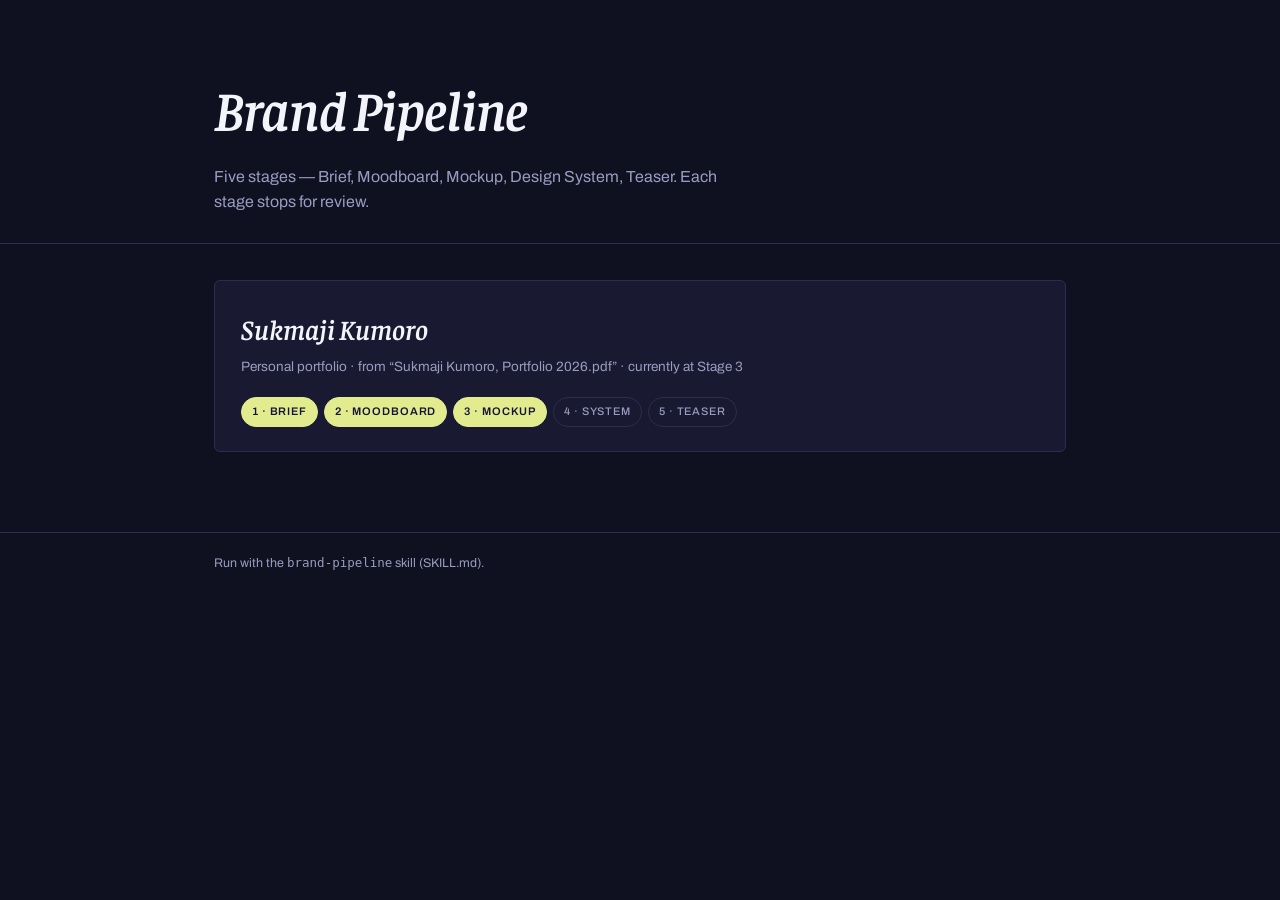
<file: index.html>
<!DOCTYPE html>
<html lang="en">
<head>
<meta charset="utf-8">
<meta name="viewport" content="width=device-width, initial-scale=1">
<title>Brand Pipeline — Hub</title>
<link href="https://fonts.googleapis.com/css2?family=Faustina:ital,wght@0,400;0,600;1,600&family=Archivo:wght@400;500;600&display=swap" rel="stylesheet">
<style>
  :root{--bg:#0F1020;--card:#191A31;--ink:#F4F4FB;--dim:#9A9BC0;--rule:#2C2D4C;--accent:#E3EB8F;--blue:#4346EB}
  *{box-sizing:border-box}
  body{margin:0;background:var(--bg);color:var(--ink);font-family:"Archivo",system-ui,sans-serif;line-height:1.6}
  .wrap{max-width:900px;margin:0 auto;padding:0 24px}
  header{padding:64px 0 28px;border-bottom:1px solid var(--rule)}
  h1{font-family:"Faustina",Georgia,serif;font-style:italic;font-weight:600;font-size:clamp(34px,6vw,56px);margin:0 0 10px;letter-spacing:-.02em}
  header p{color:var(--dim);margin:0;max-width:60ch}
  .list{padding:36px 0 80px;display:grid;gap:16px}
  .brand{display:block;text-decoration:none;color:inherit;background:var(--card);border:1px solid var(--rule);border-radius:6px;padding:26px 26px 24px;transition:.18s}
  .brand:hover{border-color:var(--accent);transform:translateY(-2px)}
  .brand h2{font-family:"Faustina",Georgia,serif;font-style:italic;font-size:28px;font-weight:600;margin:0 0 4px}
  .kind{color:var(--dim);font-size:13.5px;margin:0 0 20px}
  .steps{display:flex;gap:6px;flex-wrap:wrap;margin:0;padding:0;list-style:none}
  .steps li{font-size:11px;letter-spacing:.08em;text-transform:uppercase;font-weight:500;padding:5px 10px;border-radius:999px;border:1px solid var(--rule);color:var(--dim)}
  .steps li.done{background:var(--accent);color:#141534;border-color:var(--accent);font-weight:600}
  footer{border-top:1px solid var(--rule);padding:20px 0 48px;color:var(--dim);font-size:12.5px}
</style>
</head>
<body>
<header><div class="wrap">
  <h1>Brand Pipeline</h1>
  <p>Five stages — Brief, Moodboard, Mockup, Design System, Teaser. Each stage stops for review.</p>
</div></header>
<div class="wrap"><div class="list">
  <a class="brand" href="brands/sukmaji/research/explorations.html">
    <h2>Sukmaji Kumoro</h2>
    <p class="kind">Personal portfolio · from “Sukmaji Kumoro, Portfolio 2026.pdf” · currently at Stage 3</p>
    <ul class="steps">
      <li class="done">1 · Brief</li><li class="done">2 · Moodboard</li><li class="done">3 · Mockup</li><li>4 · System</li><li>5 · Teaser</li>
    </ul>
  </a>
</div></div>
<footer><div class="wrap">Run with the <code>brand-pipeline</code> skill (SKILL.md).</div></footer>
</body>
</html>
</file>
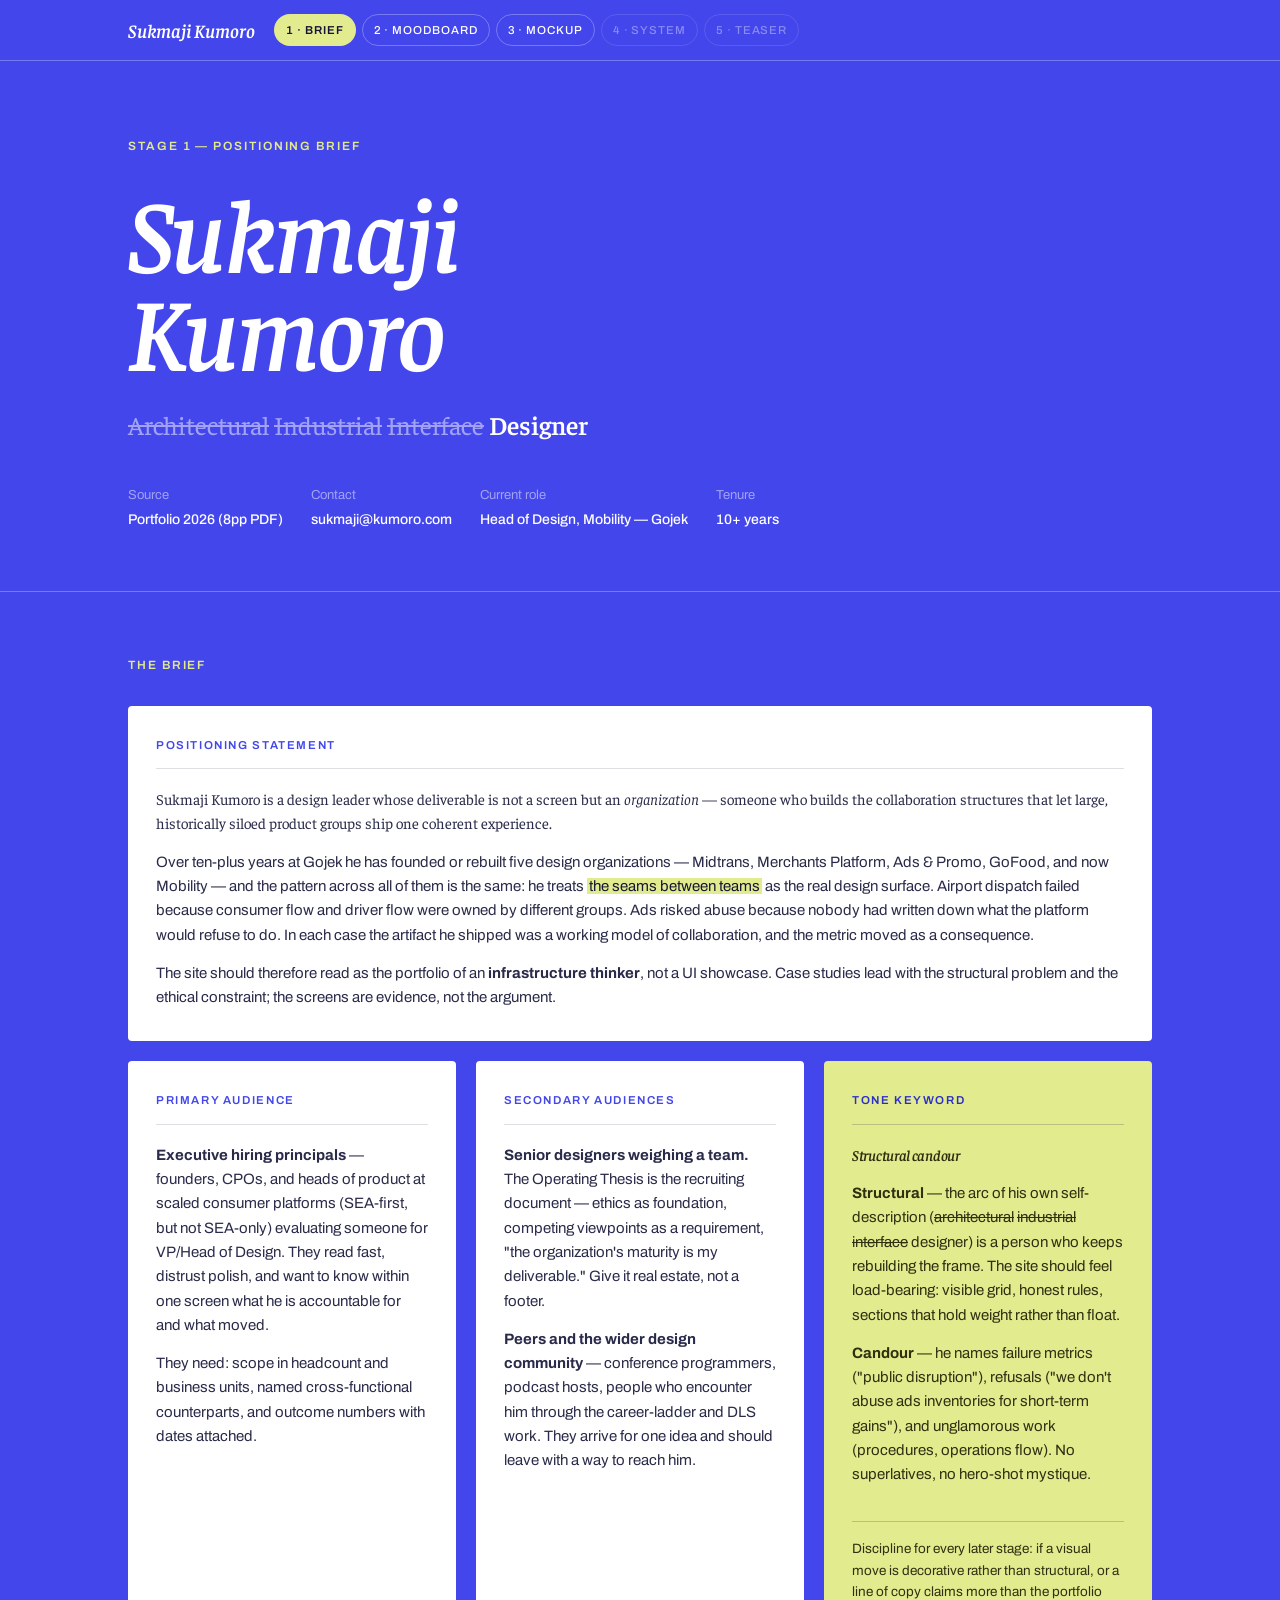
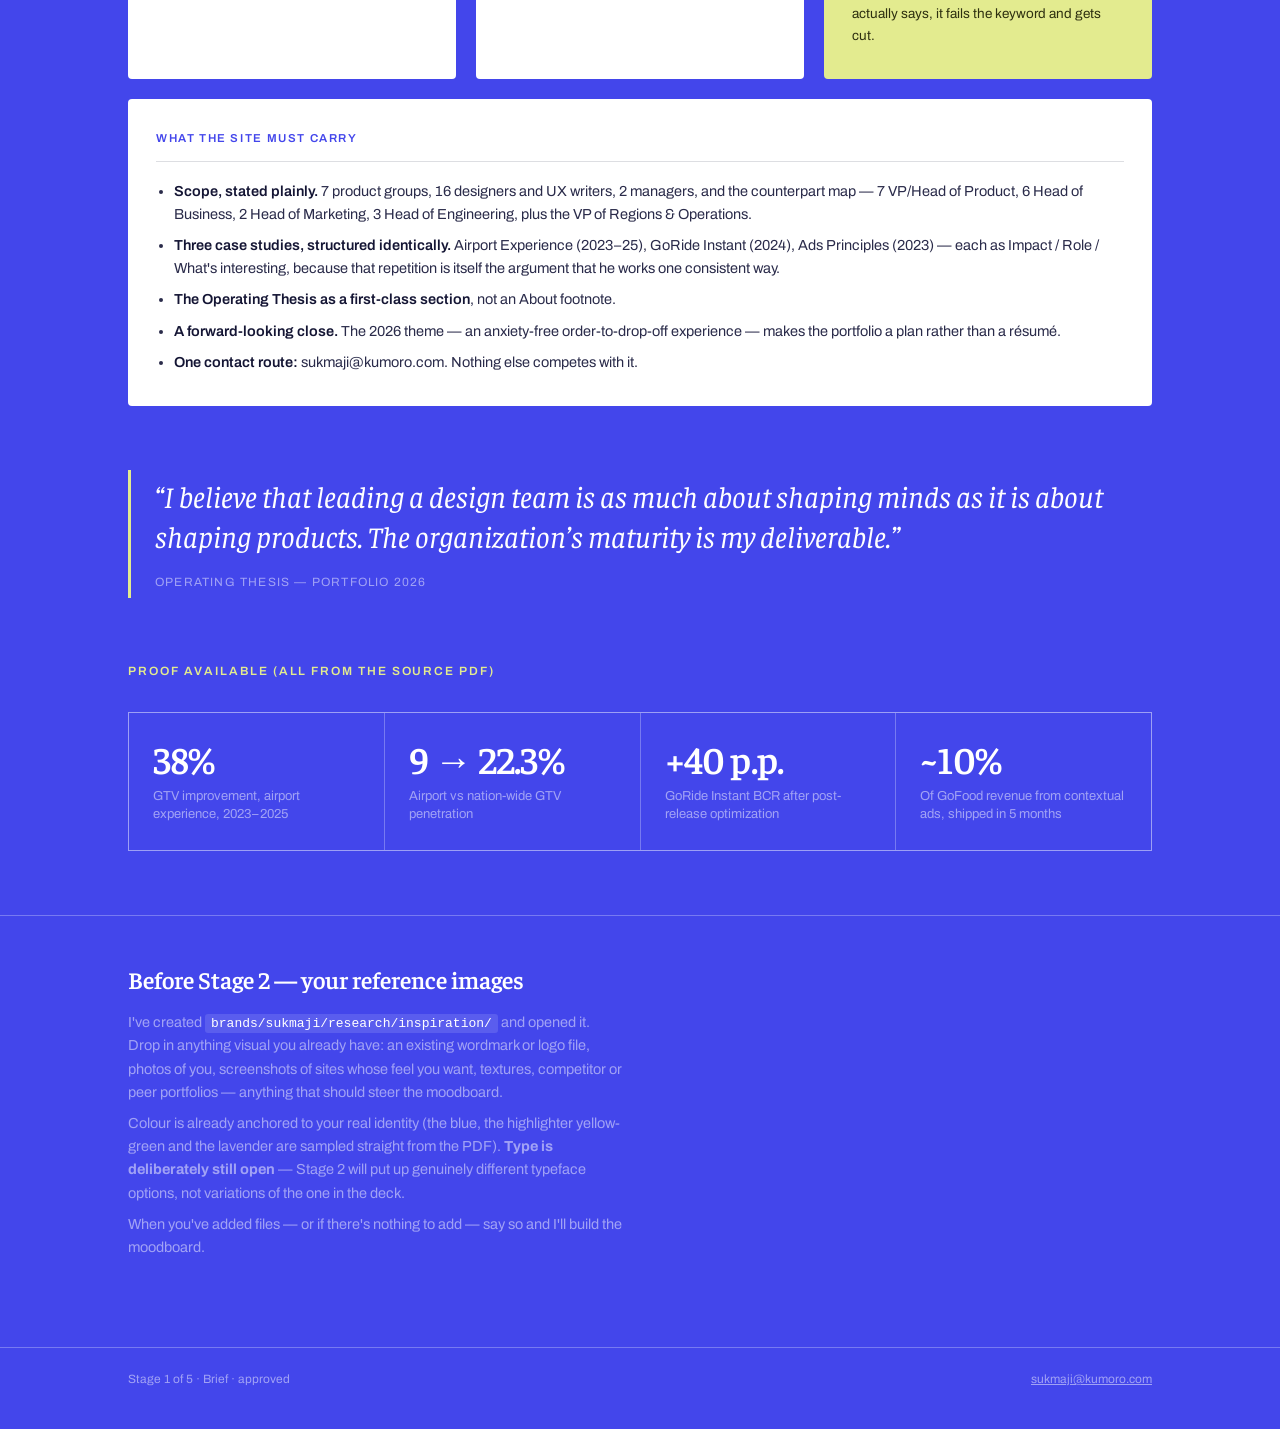
<file: brands/sukmaji/research/brief.html>
<!DOCTYPE html>
<html lang="en">
<head>
<meta charset="utf-8">
<meta name="viewport" content="width=device-width, initial-scale=1">
<title>Brief — Sukmaji Kumoro</title>
<link rel="preconnect" href="https://fonts.googleapis.com">
<link rel="preconnect" href="https://fonts.gstatic.com" crossorigin>
<link href="https://fonts.googleapis.com/css2?family=Faustina:ital,wght@0,400;0,600;1,400;1,600&family=Archivo:wght@400;500;600&display=swap" rel="stylesheet">
<style>
  :root{
    --blue:#4346EB;
    --blue-deep:#2B2ECB;
    --lavender:#A1A2F5;
    --highlight:#E3EB8F;
    --paper:#FFFFFF;
    --ink:#141534;
    --rule:rgba(255,255,255,.28);
    --serif:"Faustina",Palatino,"Palatino Linotype",Georgia,serif;
    --sans:"Archivo",-apple-system,BlinkMacSystemFont,"Segoe UI",Helvetica,Arial,sans-serif;
  }
  *{box-sizing:border-box}
  body{margin:0;background:var(--blue);color:var(--paper);font-family:var(--sans);
       font-size:16px;line-height:1.6;-webkit-font-smoothing:antialiased}
  .wrap{max-width:1080px;margin:0 auto;padding:0 28px}

  /* ---------- stepper topbar ---------- */
  .topbar{position:sticky;top:0;z-index:20;background:var(--blue);
          border-bottom:1px solid var(--rule)}
  .topbar .wrap{display:flex;align-items:center;gap:20px;
                min-height:60px;padding-top:10px;padding-bottom:10px;flex-wrap:wrap}
  .mark{font-family:var(--serif);font-style:italic;font-weight:600;
        font-size:19px;letter-spacing:-.01em;white-space:nowrap;color:var(--paper);
        text-decoration:none}
  .mark:hover{color:var(--highlight)}
  .steps{display:flex;gap:6px;list-style:none;margin:0;padding:0;flex-wrap:wrap}
  .steps a,.steps span{display:block;font-size:11.5px;letter-spacing:.08em;
        text-transform:uppercase;font-weight:500;padding:6px 11px;border-radius:999px;
        text-decoration:none;border:1px solid transparent;transition:.18s}
  .steps .active span{background:var(--highlight);color:var(--ink);font-weight:600}
  .steps .done a{color:var(--paper);border-color:var(--rule)}
  .steps .done a:hover{background:var(--paper);color:var(--blue);border-color:var(--paper)}
  .steps .todo span{color:var(--lavender);border-color:rgba(255,255,255,.16);
        opacity:.75;cursor:default}

  /* ---------- masthead ---------- */
  .masthead{padding:76px 0 60px;border-bottom:1px solid var(--rule)}
  .eyebrow{font-size:12px;letter-spacing:.16em;text-transform:uppercase;
           color:var(--highlight);font-weight:600;margin:0 0 26px}
  h1{font-family:var(--serif);font-style:italic;font-weight:600;
     font-size:clamp(46px,9vw,104px);line-height:.94;letter-spacing:-.025em;margin:0}
  .strike{display:block;font-family:var(--serif);font-style:normal;font-weight:400;
          font-size:clamp(17px,2.6vw,26px);margin-top:26px;color:var(--lavender)}
  .strike s{text-decoration-thickness:1.5px}
  .strike b{color:var(--paper);font-weight:600}
  .meta{display:flex;gap:28px;flex-wrap:wrap;margin-top:40px;
        font-size:13px;color:var(--lavender)}
  .meta b{display:block;color:var(--paper);font-weight:500;font-size:14px;margin-top:3px}

  /* ---------- brief cards ---------- */
  .section{padding:64px 0}
  .section-label{font-size:12px;letter-spacing:.16em;text-transform:uppercase;
                 font-weight:600;color:var(--highlight);margin:0 0 30px}
  .cards{display:grid;gap:20px;grid-template-columns:repeat(auto-fit,minmax(290px,1fr))}
  .card{background:var(--paper);color:var(--ink);border-radius:4px;padding:30px 28px 32px;
        display:flex;flex-direction:column}
  .card.wide{grid-column:1/-1}
  .card h2{font-family:var(--sans);font-size:11.5px;letter-spacing:.14em;
           text-transform:uppercase;font-weight:600;color:var(--blue);margin:0 0 18px;
           padding-bottom:14px;border-bottom:1px solid rgba(20,21,52,.14)}
  .card p{margin:0 0 14px;font-size:15px;line-height:1.62;color:#2A2B4A}
  .card p:last-child{margin-bottom:0}
  .lede{font-family:var(--serif);font-size:clamp(19px,2.4vw,25px);line-height:1.42;
        color:var(--ink);margin:0 0 18px}
  .lede em{font-style:italic}
  mark{background:var(--highlight);color:var(--ink);padding:0 .12em}
  .card ul{margin:0;padding-left:18px}
  .card li{font-size:14.5px;line-height:1.55;margin-bottom:9px;color:#2A2B4A}
  .card li:last-child{margin-bottom:0}
  .card li b{color:var(--ink);font-weight:600}

  /* tone keyword card */
  .tone{background:var(--highlight);color:var(--ink)}
  .tone h2{color:var(--blue-deep);border-bottom-color:rgba(20,21,52,.2)}
  .keyword{font-family:var(--serif);font-style:italic;font-weight:600;
           font-size:clamp(34px,5.6vw,52px);line-height:1.02;letter-spacing:-.02em;
           margin:0 0 20px}
  .tone p{color:#2E3010}
  .tone .gloss{border-top:1px solid rgba(20,21,52,.2);margin-top:20px;padding-top:16px;
               font-size:13.5px}

  /* quote block */
  .quote{border-left:3px solid var(--highlight);padding:6px 0 6px 24px;margin:0}
  .quote p{font-family:var(--serif);font-style:italic;
           font-size:clamp(20px,3vw,30px);line-height:1.36;margin:0;color:var(--paper)}
  .quote cite{display:block;margin-top:16px;font-family:var(--sans);font-style:normal;
              font-size:12px;letter-spacing:.1em;text-transform:uppercase;color:var(--lavender)}

  /* proof strip */
  .proof{display:grid;gap:1px;background:var(--rule);
         grid-template-columns:repeat(auto-fit,minmax(190px,1fr));
         border:1px solid var(--rule)}
  .stat{background:var(--blue);padding:26px 24px}
  .stat .n{font-family:var(--serif);font-weight:600;font-size:38px;line-height:1;
           letter-spacing:-.02em;display:block}
  .stat .t{display:block;margin-top:10px;font-size:13px;color:var(--lavender);line-height:1.45}

  /* next / footer */
  .next{border-top:1px solid var(--rule);padding:44px 0 80px}
  .next h3{font-family:var(--serif);font-size:24px;font-weight:600;margin:0 0 12px}
  .next p{max-width:62ch;color:var(--lavender);margin:0 0 8px;font-size:14.5px}
  .next code{background:rgba(255,255,255,.12);padding:2px 6px;border-radius:3px;
             font-size:13px;color:var(--paper)}
  .foot{border-top:1px solid var(--rule);padding:22px 0 40px;font-size:12px;
        color:var(--lavender);display:flex;justify-content:space-between;gap:16px;flex-wrap:wrap}
  .foot a{color:var(--lavender)}
  .foot a:hover{color:var(--paper)}

  @media (max-width:620px){
    .masthead{padding:48px 0 40px}
    .section{padding:44px 0}
    .card{padding:24px 22px 26px}
  }
</style>
</head>
<body>

<header class="topbar">
  <div class="wrap">
    <a class="mark" href="../../../index.html">Sukmaji&nbsp;Kumoro</a>
    <ol class="steps">
      <li class="active"><span>1 · Brief</span></li>
      <li class="done"><a href="moodboard.html">2 · Moodboard</a></li>
      <li class="done"><a href="explorations.html">3 · Mockup</a></li>
      <li class="todo"><span>4 · System</span></li>
      <li class="todo"><span>5 · Teaser</span></li>
    </ol>
  </div>
</header>

<main>
  <section class="masthead">
    <div class="wrap">
      <p class="eyebrow">Stage 1 — Positioning Brief</p>
      <h1>Sukmaji<br>Kumoro</h1>
      <p class="strike">
        <s>Architectural</s> <s>Industrial</s> <s>Interface</s> <b>Designer</b>
      </p>
      <div class="meta">
        <span>Source<b>Portfolio 2026 (8pp PDF)</b></span>
        <span>Contact<b>sukmaji@kumoro.com</b></span>
        <span>Current role<b>Head of Design, Mobility — Gojek</b></span>
        <span>Tenure<b>10+ years</b></span>
      </div>
    </div>
  </section>

  <section class="section">
    <div class="wrap">
      <p class="section-label">The brief</p>
      <div class="cards">

        <article class="card wide">
          <h2>Positioning statement</h2>
          <p class="lede">Sukmaji Kumoro is a design leader whose deliverable is not a screen but an
          <em>organization</em> — someone who builds the collaboration structures that let large,
          historically siloed product groups ship one coherent experience.</p>
          <p>Over ten-plus years at Gojek he has founded or rebuilt five design organizations —
          Midtrans, Merchants Platform, Ads &amp; Promo, GoFood, and now Mobility — and the pattern
          across all of them is the same: he treats <mark>the seams between teams</mark> as the real
          design surface. Airport dispatch failed because consumer flow and driver flow were owned by
          different groups. Ads risked abuse because nobody had written down what the platform would
          refuse to do. In each case the artifact he shipped was a working model of collaboration, and
          the metric moved as a consequence.</p>
          <p>The site should therefore read as the portfolio of an <b>infrastructure thinker</b>, not a
          UI showcase. Case studies lead with the structural problem and the ethical constraint;
          the screens are evidence, not the argument.</p>
        </article>

        <article class="card">
          <h2>Primary audience</h2>
          <p><b>Executive hiring principals</b> — founders, CPOs, and heads of product at scaled
          consumer platforms (SEA-first, but not SEA-only) evaluating someone for VP/Head of Design.
          They read fast, distrust polish, and want to know within one screen what he is accountable
          for and what moved.</p>
          <p>They need: scope in headcount and business units, named cross-functional counterparts,
          and outcome numbers with dates attached.</p>
        </article>

        <article class="card">
          <h2>Secondary audiences</h2>
          <p><b>Senior designers weighing a team.</b> The Operating Thesis is the recruiting document —
          ethics as foundation, competing viewpoints as a requirement, "the organization's maturity is
          my deliverable." Give it real estate, not a footer.</p>
          <p><b>Peers and the wider design community</b> — conference programmers, podcast hosts,
          people who encounter him through the career-ladder and DLS work. They arrive for one idea
          and should leave with a way to reach him.</p>
        </article>

        <article class="card tone">
          <h2>Tone keyword</h2>
          <p class="keyword">Structural candour</p>
          <p><b>Structural</b> — the arc of his own self-description (<s>architectural</s>
          <s>industrial</s> <s>interface</s> designer) is a person who keeps rebuilding the frame.
          The site should feel load-bearing: visible grid, honest rules, sections that hold weight
          rather than float.</p>
          <p><b>Candour</b> — he names failure metrics ("public disruption"), refusals ("we don't abuse
          ads inventories for short-term gains"), and unglamorous work (procedures, operations flow).
          No superlatives, no hero-shot mystique.</p>
          <p class="gloss">Discipline for every later stage: if a visual move is decorative rather than
          structural, or a line of copy claims more than the portfolio actually says, it fails the
          keyword and gets cut.</p>
        </article>

        <article class="card wide">
          <h2>What the site must carry</h2>
          <ul>
            <li><b>Scope, stated plainly.</b> 7 product groups, 16 designers and UX writers, 2 managers,
            and the counterpart map — 7 VP/Head of Product, 6 Head of Business, 2 Head of Marketing,
            3 Head of Engineering, plus the VP of Regions &amp; Operations.</li>
            <li><b>Three case studies, structured identically.</b> Airport Experience (2023–25),
            GoRide Instant (2024), Ads Principles (2023) — each as Impact / Role / What's interesting,
            because that repetition is itself the argument that he works one consistent way.</li>
            <li><b>The Operating Thesis as a first-class section</b>, not an About footnote.</li>
            <li><b>A forward-looking close.</b> The 2026 theme — an anxiety-free order-to-drop-off
            experience — makes the portfolio a plan rather than a résumé.</li>
            <li><b>One contact route:</b> sukmaji@kumoro.com. Nothing else competes with it.</li>
          </ul>
        </article>

      </div>
    </div>
  </section>

  <section class="section" style="padding-top:0">
    <div class="wrap">
      <blockquote class="quote">
        <p>“I believe that leading a design team is as much about shaping minds as it is about shaping
        products. The organization’s maturity is my deliverable.”</p>
        <cite>Operating Thesis — Portfolio 2026</cite>
      </blockquote>
    </div>
  </section>

  <section class="section" style="padding-top:0">
    <div class="wrap">
      <p class="section-label">Proof available (all from the source PDF)</p>
      <div class="proof">
        <div class="stat"><span class="n">38%</span><span class="t">GTV improvement, airport experience, 2023–2025</span></div>
        <div class="stat"><span class="n">9 → 22.3%</span><span class="t">Airport vs nation-wide GTV penetration</span></div>
        <div class="stat"><span class="n">+40 p.p.</span><span class="t">GoRide Instant BCR after post-release optimization</span></div>
        <div class="stat"><span class="n">~10%</span><span class="t">Of GoFood revenue from contextual ads, shipped in 5 months</span></div>
      </div>
    </div>
  </section>

  <section class="next">
    <div class="wrap">
      <h3>Before Stage 2 — your reference images</h3>
      <p>I've created <code>brands/sukmaji/research/inspiration/</code> and opened it. Drop in anything
      visual you already have: an existing wordmark or logo file, photos of you, screenshots of sites
      whose feel you want, textures, competitor or peer portfolios — anything that should steer the
      moodboard.</p>
      <p>Colour is already anchored to your real identity (the blue, the highlighter yellow-green and
      the lavender are sampled straight from the PDF). <b>Type is deliberately still open</b> — Stage 2
      will put up genuinely different typeface options, not variations of the one in the deck.</p>
      <p>When you've added files — or if there's nothing to add — say so and I'll build the moodboard.</p>
    </div>
  </section>
</main>

<footer class="foot">
  <div class="wrap" style="display:flex;justify-content:space-between;gap:16px;flex-wrap:wrap;width:100%">
    <span>Stage 1 of 5 · Brief · approved</span>
    <span><a href="mailto:sukmaji@kumoro.com">sukmaji@kumoro.com</a></span>
  </div>
</footer>

</body>
</html>
</file>
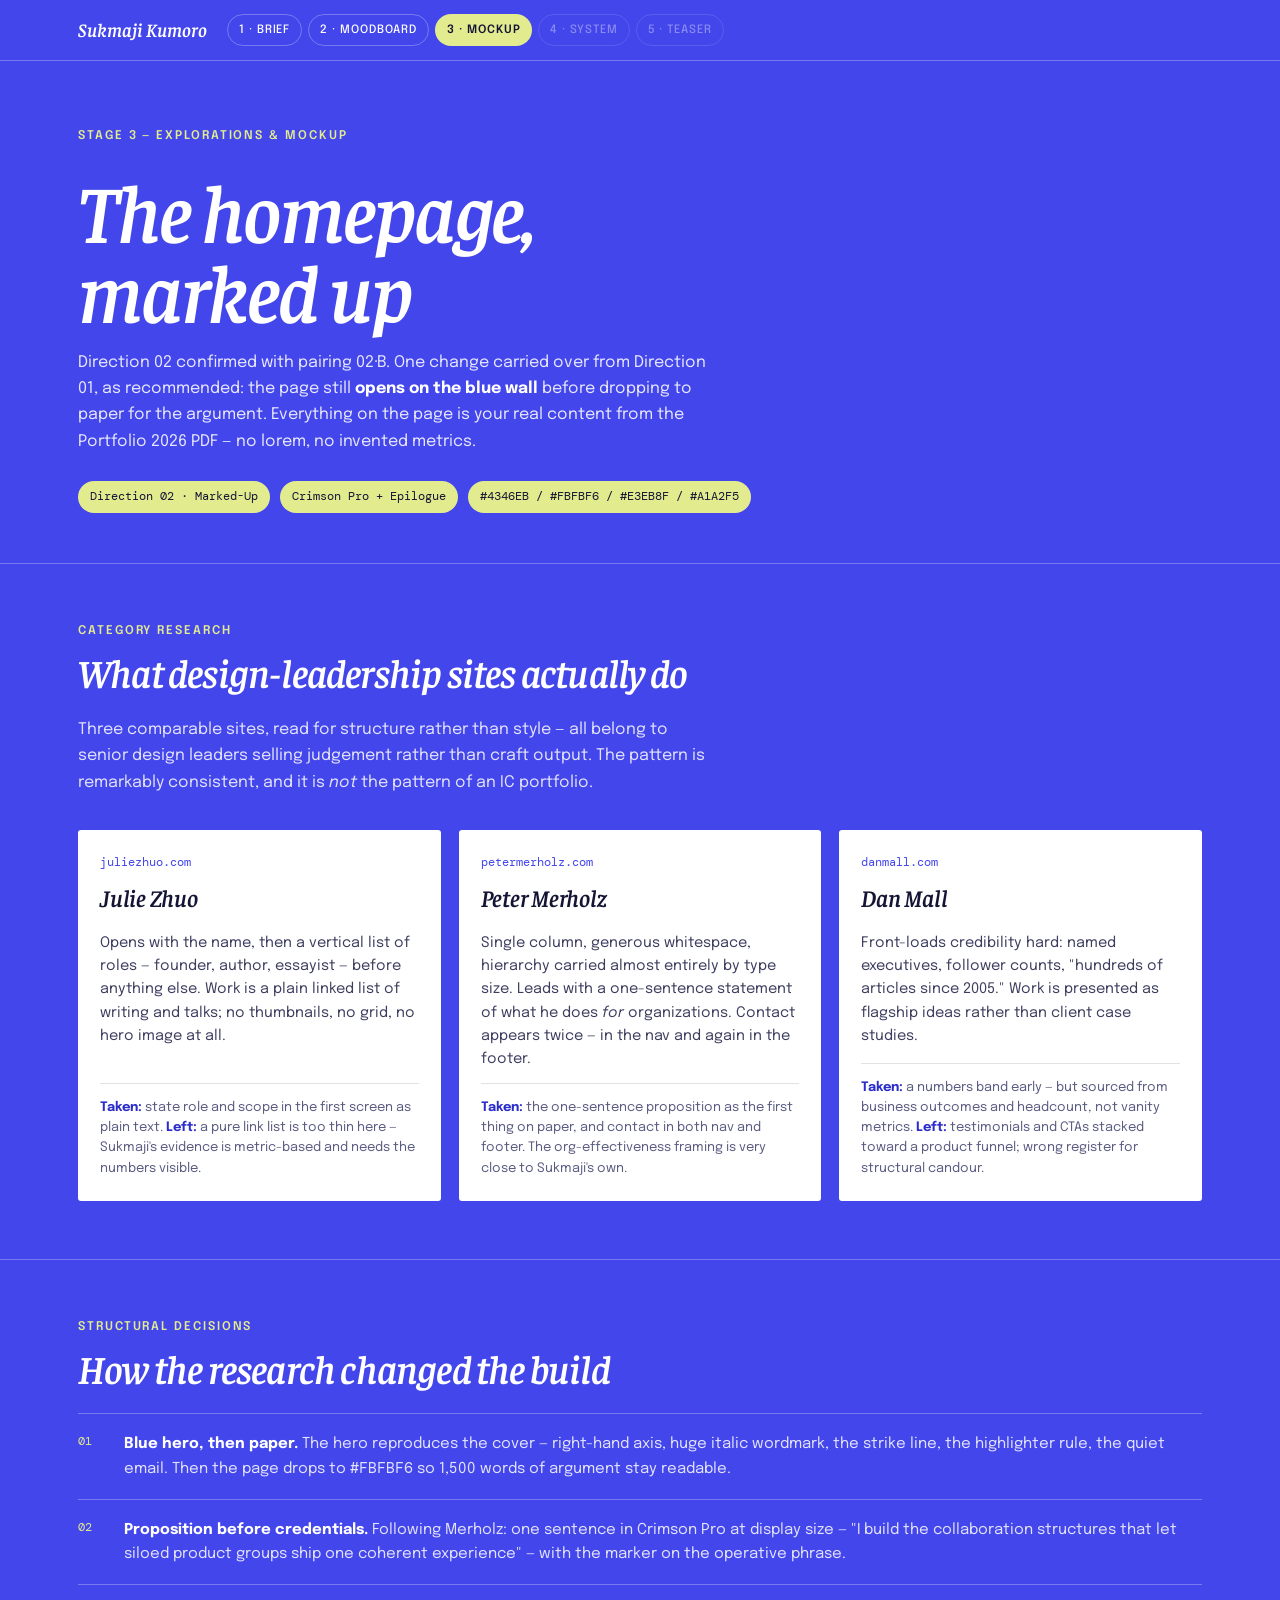
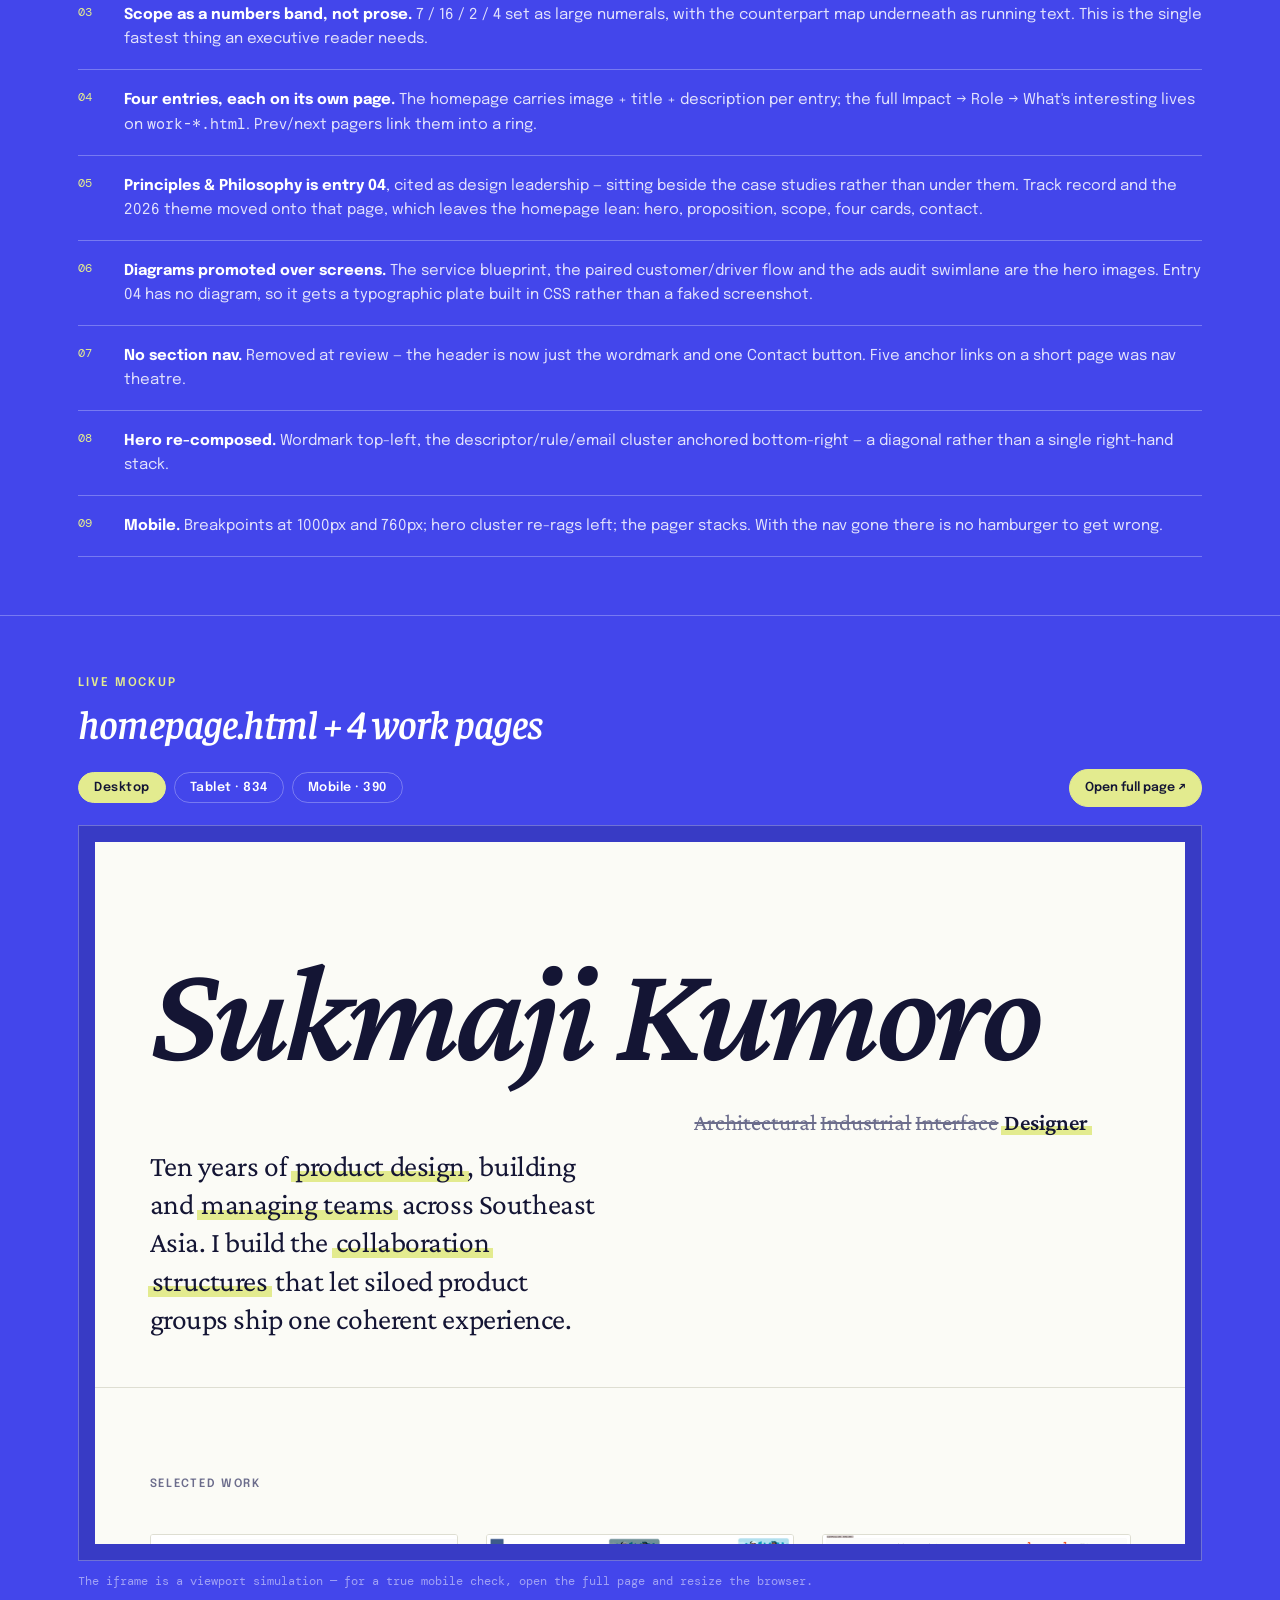
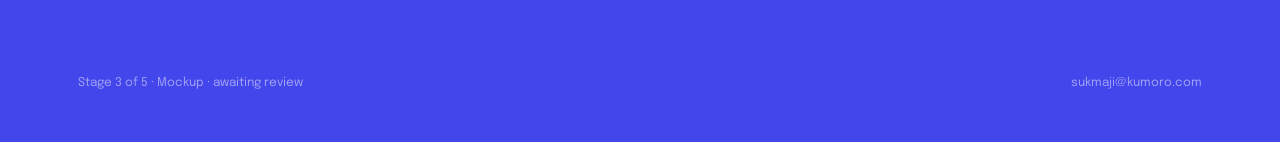
<file: brands/sukmaji/research/explorations.html>
<!DOCTYPE html>
<html lang="en">
<head>
<meta charset="utf-8">
<meta name="viewport" content="width=device-width, initial-scale=1">
<title>Explorations — Sukmaji Kumoro</title>
<link rel="preconnect" href="https://fonts.googleapis.com">
<link rel="preconnect" href="https://fonts.gstatic.com" crossorigin>
<link href="https://fonts.googleapis.com/css2?family=Crimson+Pro:ital,wght@0,400;0,600;1,600&family=Epilogue:wght@400;500;600&family=Faustina:ital,wght@1,600&family=DM+Mono:wght@400&display=swap" rel="stylesheet">
<style>
  :root{
    --blue:#4346EB;--blue-deep:#2B2ECB;--lavender:#A1A2F5;--marker:#E3EB8F;
    --paper:#FFFFFF;--ink:#141534;--rule:rgba(255,255,255,.28);
    --serif:"Faustina",Georgia,serif;
    --sans:"Epilogue",-apple-system,BlinkMacSystemFont,"Segoe UI",Helvetica,Arial,sans-serif;
    --mono:"DM Mono",ui-monospace,Menlo,monospace;
  }
  *{box-sizing:border-box}
  body{margin:0;background:var(--blue);color:var(--paper);font-family:var(--sans);
       font-size:16px;line-height:1.65;-webkit-font-smoothing:antialiased}
  .wrap{max-width:1180px;margin:0 auto;padding:0 28px}
  a{color:var(--marker)}

  .topbar{position:sticky;top:0;z-index:30;background:var(--blue);border-bottom:1px solid var(--rule)}
  .topbar .wrap{display:flex;align-items:center;gap:20px;min-height:60px;
                padding-top:10px;padding-bottom:10px;flex-wrap:wrap}
  .mark{font-family:var(--serif);font-style:italic;font-weight:600;font-size:19px;
        color:var(--paper);text-decoration:none;white-space:nowrap;transition:color .18s}
  .mark:hover,.mark:focus-visible{color:var(--marker)}
  .steps{display:flex;gap:6px;list-style:none;margin:0;padding:0;flex-wrap:wrap}
  .steps a,.steps span{display:block;font-size:11.5px;letter-spacing:.08em;text-transform:uppercase;
        font-weight:500;padding:6px 11px;border-radius:999px;text-decoration:none;
        border:1px solid transparent;transition:.18s}
  .steps .active span{background:var(--marker);color:var(--ink);font-weight:600}
  .steps .done a{color:var(--paper);border-color:var(--rule)}
  .steps .done a:hover,.steps .done a:focus-visible{background:var(--paper);color:var(--blue);border-color:var(--paper)}
  .steps .todo span{color:var(--lavender);border-color:rgba(255,255,255,.16);opacity:.75;cursor:default}

  .masthead{padding:66px 0 50px;border-bottom:1px solid var(--rule)}
  .eyebrow{font-size:12px;letter-spacing:.16em;text-transform:uppercase;color:var(--marker);
           font-weight:600;margin:0 0 22px}
  h1{font-family:var(--serif);font-style:italic;font-weight:600;
     font-size:clamp(40px,7.5vw,82px);line-height:.98;letter-spacing:-.025em;margin:0 0 20px}
  .dek{max-width:70ch;color:#E7E7FE;margin:0}
  .dek b{color:var(--paper)}
  .chosen{display:flex;gap:10px;flex-wrap:wrap;margin-top:26px}
  .tagpill{font-family:var(--mono);font-size:12px;background:var(--marker);color:var(--ink);
           padding:6px 12px;border-radius:999px}

  .section{padding:58px 0;border-bottom:1px solid var(--rule)}
  .section-label{font-size:12px;letter-spacing:.16em;text-transform:uppercase;font-weight:600;
                 color:var(--marker);margin:0 0 8px}
  .section-title{font-family:var(--serif);font-style:italic;font-weight:600;
                 font-size:clamp(26px,4vw,40px);line-height:1.08;letter-spacing:-.02em;margin:0 0 24px}
  .intro{max-width:70ch;color:#E2E2FC;margin:0 0 34px}

  .refs{display:grid;gap:18px;grid-template-columns:repeat(auto-fit,minmax(280px,1fr))}
  .ref{background:var(--paper);color:var(--ink);border-radius:3px;padding:24px 22px 22px;
       display:flex;flex-direction:column}
  .ref .src{font-family:var(--mono);font-size:11.5px;color:var(--blue);margin:0 0 6px;word-break:break-all}
  .ref h3{font-family:var(--serif);font-style:italic;font-size:24px;font-weight:600;margin:0 0 14px;
          letter-spacing:-.01em}
  .ref p{margin:0 0 12px;font-size:14.5px;line-height:1.6;color:#3D3E5F}
  .ref .take{margin:auto 0 0;padding-top:14px;border-top:1px solid rgba(20,21,52,.12);
             font-size:13px;line-height:1.55;color:#5B5C82}
  .ref .take b{color:var(--blue-deep)}

  .decisions{list-style:none;margin:0;padding:0;counter-reset:d}
  .decisions li{counter-increment:d;position:relative;padding:18px 0 18px 46px;
                border-top:1px solid var(--rule);font-size:15px;line-height:1.6;color:#E2E2FC}
  .decisions li:last-child{border-bottom:1px solid var(--rule)}
  .decisions li::before{content:counter(d,decimal-leading-zero);position:absolute;left:0;top:18px;
                font-family:var(--mono);font-size:12px;color:var(--marker)}
  .decisions b{color:var(--paper)}

  /* preview frame */
  .toolbar{display:flex;gap:8px;align-items:center;flex-wrap:wrap;margin-bottom:18px}
  .toolbar button{font-family:var(--sans);font-size:12.5px;font-weight:600;letter-spacing:.04em;
        background:transparent;color:var(--paper);border:1px solid var(--rule);border-radius:999px;
        padding:8px 15px;cursor:pointer;transition:.18s}
  .toolbar button:hover,.toolbar button:focus-visible{background:var(--paper);color:var(--blue);border-color:var(--paper)}
  .toolbar button[aria-pressed="true"]{background:var(--marker);color:var(--ink);border-color:var(--marker)}
  .toolbar .open-link{margin-left:auto;font-family:var(--sans);font-size:12.5px;font-weight:600;
        color:var(--ink);background:var(--marker);border:1px solid var(--marker);border-radius:999px;
        padding:8px 15px;text-decoration:none;transition:.18s}
  .toolbar .open-link:hover,.toolbar .open-link:focus-visible{background:var(--paper);border-color:var(--paper);color:var(--blue)}
  .stage{background:rgba(0,0,0,.16);border:1px solid var(--rule);padding:16px;display:flex;justify-content:center}
  .stage iframe{width:100%;max-width:100%;height:78vh;min-height:520px;border:0;background:#FBFBF6;
                transition:max-width .2s ease}
  .stage[data-view="mobile"] iframe{max-width:390px}
  .stage[data-view="tablet"] iframe{max-width:834px}
  .frame-note{font-family:var(--mono);font-size:11.5px;color:var(--lavender);margin:12px 0 0}

  .foot{padding:24px 0 48px;font-size:12px;color:var(--lavender);
        display:flex;justify-content:space-between;gap:16px;flex-wrap:wrap}
  .foot a{color:var(--lavender);text-decoration:none}
  .foot a:hover,.foot a:focus-visible{color:var(--paper)}
  :focus-visible{outline:2px solid var(--marker);outline-offset:3px}

  @media (max-width:620px){
    .masthead{padding:44px 0 36px}
    .section{padding:40px 0}
    .stage{padding:8px}
    .toolbar .open-link{margin-left:0}
  }
</style>
</head>
<body>

<header class="topbar">
  <div class="wrap">
    <a class="mark" href="../../../index.html">Sukmaji&nbsp;Kumoro</a>
    <ol class="steps">
      <li class="done"><a href="brief.html">1 · Brief</a></li>
      <li class="done"><a href="moodboard.html">2 · Moodboard</a></li>
      <li class="active"><span>3 · Mockup</span></li>
      <li class="todo"><span>4 · System</span></li>
      <li class="todo"><span>5 · Teaser</span></li>
    </ol>
  </div>
</header>

<main>
  <section class="masthead">
    <div class="wrap">
      <p class="eyebrow">Stage 3 — Explorations &amp; Mockup</p>
      <h1>The homepage,<br>marked up</h1>
      <p class="dek">Direction 02 confirmed with pairing 02·B. One change carried over from Direction 01,
      as recommended: the page still <b>opens on the blue wall</b> before dropping to paper for the
      argument. Everything on the page is your real content from the Portfolio 2026 PDF — no lorem, no
      invented metrics.</p>
      <div class="chosen">
        <span class="tagpill">Direction 02 · Marked-Up</span>
        <span class="tagpill">Crimson Pro + Epilogue</span>
        <span class="tagpill">#4346EB / #FBFBF6 / #E3EB8F / #A1A2F5</span>
      </div>
    </div>
  </section>

  <!-- ===== category research ===== -->
  <section class="section">
    <div class="wrap">
      <p class="section-label">Category research</p>
      <h2 class="section-title">What design-leadership sites actually do</h2>
      <p class="intro">Three comparable sites, read for structure rather than style — all belong to
      senior design leaders selling judgement rather than craft output. The pattern is remarkably
      consistent, and it is <em>not</em> the pattern of an IC portfolio.</p>
      <div class="refs">

        <article class="ref">
          <p class="src">juliezhuo.com</p>
          <h3>Julie Zhuo</h3>
          <p>Opens with the name, then a vertical list of roles — founder, author, essayist — before
          anything else. Work is a plain linked list of writing and talks; no thumbnails, no grid, no
          hero image at all.</p>
          <p class="take"><b>Taken:</b> state role and scope in the first screen as plain text. <b>Left:</b>
          a pure link list is too thin here — Sukmaji's evidence is metric-based and needs the numbers
          visible.</p>
        </article>

        <article class="ref">
          <p class="src">petermerholz.com</p>
          <h3>Peter Merholz</h3>
          <p>Single column, generous whitespace, hierarchy carried almost entirely by type size. Leads
          with a one-sentence statement of what he does <em>for</em> organizations. Contact appears
          twice — in the nav and again in the footer.</p>
          <p class="take"><b>Taken:</b> the one-sentence proposition as the first thing on paper, and
          contact in both nav and footer. The org-effectiveness framing is very close to Sukmaji's own.</p>
        </article>

        <article class="ref">
          <p class="src">danmall.com</p>
          <h3>Dan Mall</h3>
          <p>Front-loads credibility hard: named executives, follower counts, "hundreds of articles
          since 2005." Work is presented as flagship ideas rather than client case studies.</p>
          <p class="take"><b>Taken:</b> a numbers band early — but sourced from business outcomes and
          headcount, not vanity metrics. <b>Left:</b> testimonials and CTAs stacked toward a product
          funnel; wrong register for structural candour.</p>
        </article>

      </div>
    </div>
  </section>

  <!-- ===== decisions ===== -->
  <section class="section">
    <div class="wrap">
      <p class="section-label">Structural decisions</p>
      <h2 class="section-title">How the research changed the build</h2>
      <ol class="decisions">
        <li><b>Blue hero, then paper.</b> The hero reproduces the cover — right-hand axis, huge italic
        wordmark, the strike line, the highlighter rule, the quiet email. Then the page drops to
        <span style="font-family:var(--mono)">#FBFBF6</span> so 1,500 words of argument stay readable.</li>
        <li><b>Proposition before credentials.</b> Following Merholz: one sentence in Crimson Pro at
        display size — "I build the collaboration structures that let siloed product groups ship one
        coherent experience" — with the marker on the operative phrase.</li>
        <li><b>Scope as a numbers band, not prose.</b> 7 / 16 / 2 / 4 set as large numerals, with the
        counterpart map underneath as running text. This is the single fastest thing an executive
        reader needs.</li>
        <li><b>Four entries, each on its own page.</b> The homepage carries image + title +
        description per entry; the full Impact → Role → What's interesting lives on
        <span style="font-family:var(--mono)">work-*.html</span>. Prev/next pagers link them into a ring.</li>
        <li><b>Principles &amp; Philosophy is entry 04</b>, cited as design leadership — sitting beside
        the case studies rather than under them. Track record and the 2026 theme moved onto that page,
        which leaves the homepage lean: hero, proposition, scope, four cards, contact.</li>
        <li><b>Diagrams promoted over screens.</b> The service blueprint, the paired customer/driver
        flow and the ads audit swimlane are the hero images. Entry 04 has no diagram, so it gets a
        typographic plate built in CSS rather than a faked screenshot.</li>
        <li><b>No section nav.</b> Removed at review — the header is now just the wordmark and one
        Contact button. Five anchor links on a short page was nav theatre.</li>
        <li><b>Hero re-composed.</b> Wordmark top-left, the descriptor/rule/email cluster anchored
        bottom-right — a diagonal rather than a single right-hand stack.</li>
        <li><b>Mobile.</b> Breakpoints at 1000px and 760px; hero cluster re-rags left; the pager
        stacks. With the nav gone there is no hamburger to get wrong.</li>
      </ol>
    </div>
  </section>

  <!-- ===== preview ===== -->
  <section class="section" style="border-bottom:0">
    <div class="wrap">
      <p class="section-label">Live mockup</p>
      <h2 class="section-title">homepage.html + 4 work pages</h2>
      <div class="toolbar" role="group" aria-label="Preview width">
        <button type="button" data-view="desktop" aria-pressed="true">Desktop</button>
        <button type="button" data-view="tablet" aria-pressed="false">Tablet · 834</button>
        <button type="button" data-view="mobile" aria-pressed="false">Mobile · 390</button>
        <a class="open-link" href="mockups/homepage.html" target="_blank" rel="noopener">Open full page ↗</a>
      </div>
      <div class="stage" id="stage" data-view="desktop">
        <iframe src="mockups/homepage.html" title="Sukmaji Kumoro homepage mockup" loading="lazy"></iframe>
      </div>
      <p class="frame-note">The iframe is a viewport simulation — for a true mobile check, open the full
      page and resize the browser.</p>
    </div>
  </section>
</main>

<footer class="foot">
  <div class="wrap" style="display:flex;justify-content:space-between;gap:16px;flex-wrap:wrap;width:100%">
    <span>Stage 3 of 5 · Mockup · awaiting review</span>
    <span><a href="mailto:sukmaji@kumoro.com">sukmaji@kumoro.com</a></span>
  </div>
</footer>

<script>
(function(){
  var stage = document.getElementById('stage');
  var btns  = document.querySelectorAll('.toolbar button[data-view]');
  btns.forEach(function(b){
    b.addEventListener('click', function(){
      btns.forEach(function(o){ o.setAttribute('aria-pressed','false'); });
      b.setAttribute('aria-pressed','true');
      stage.setAttribute('data-view', b.getAttribute('data-view'));
    });
  });
})();
</script>
</body>
</html>
</file>
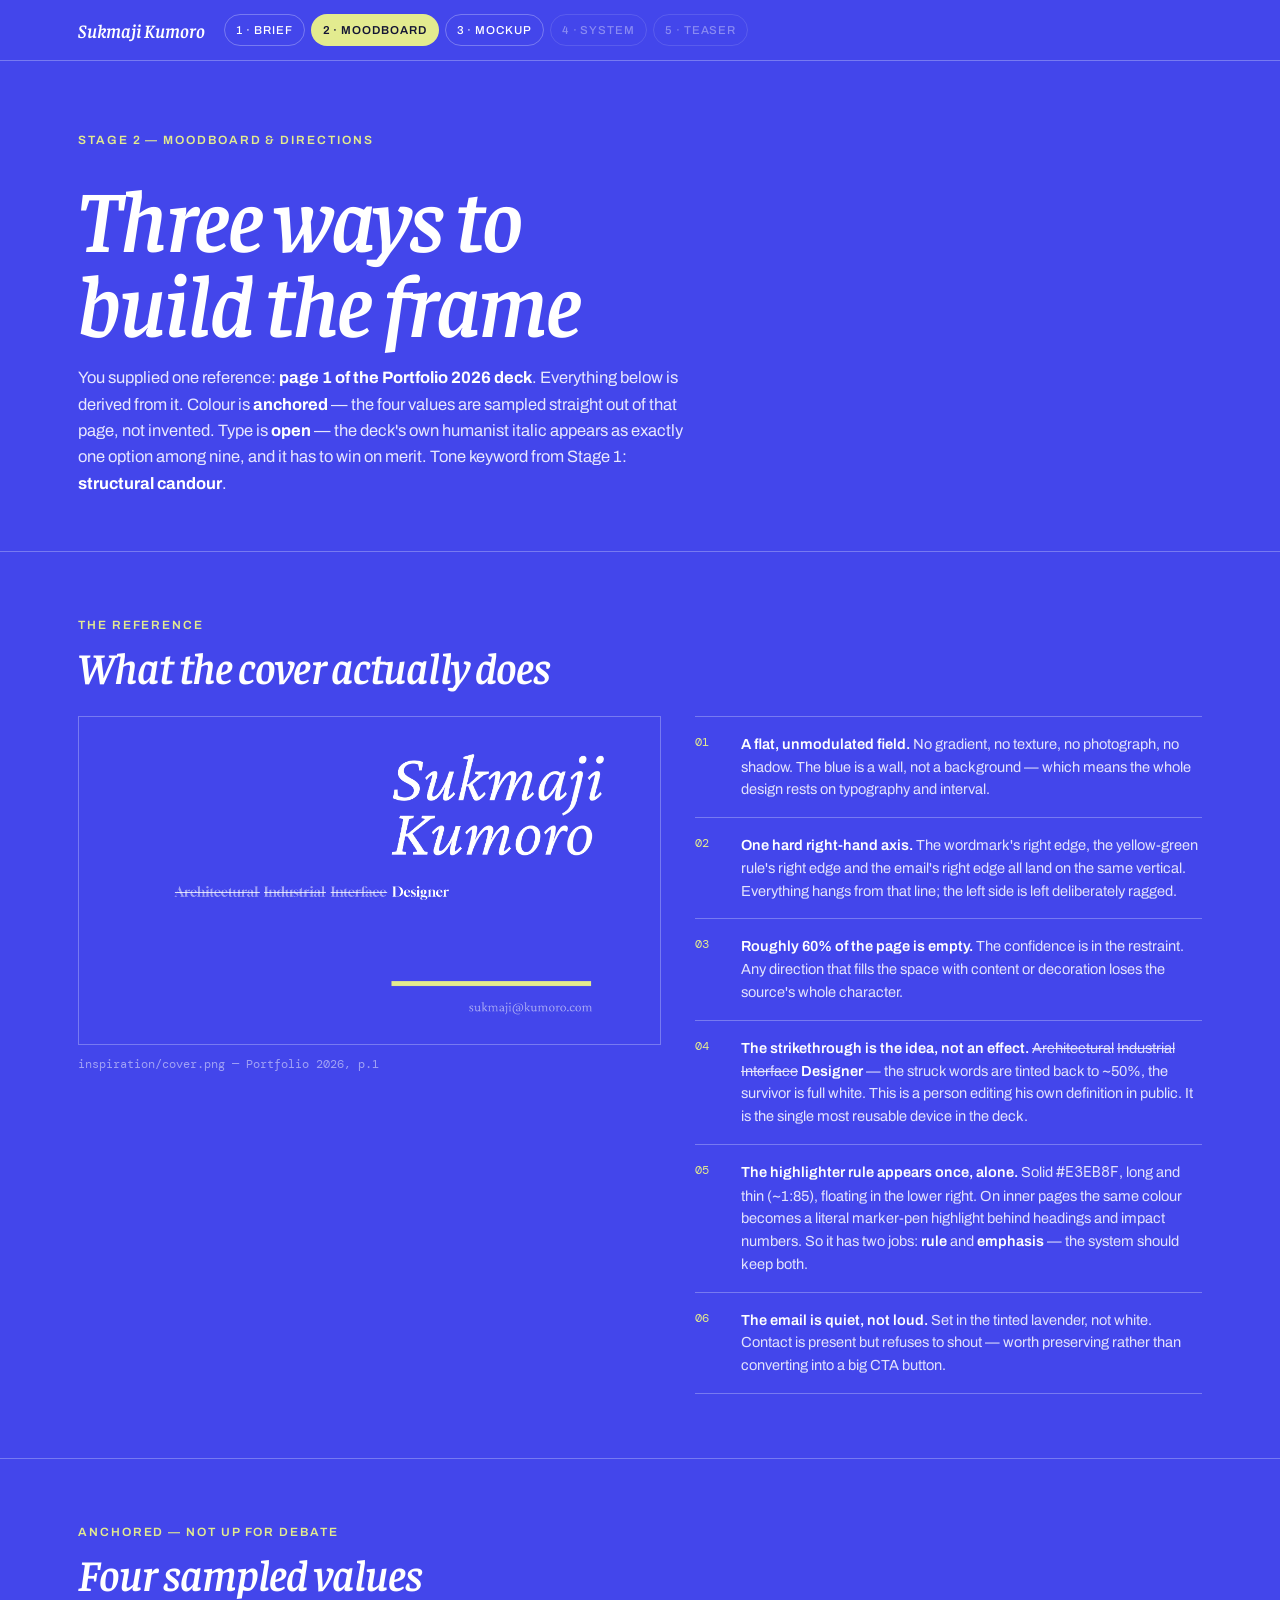
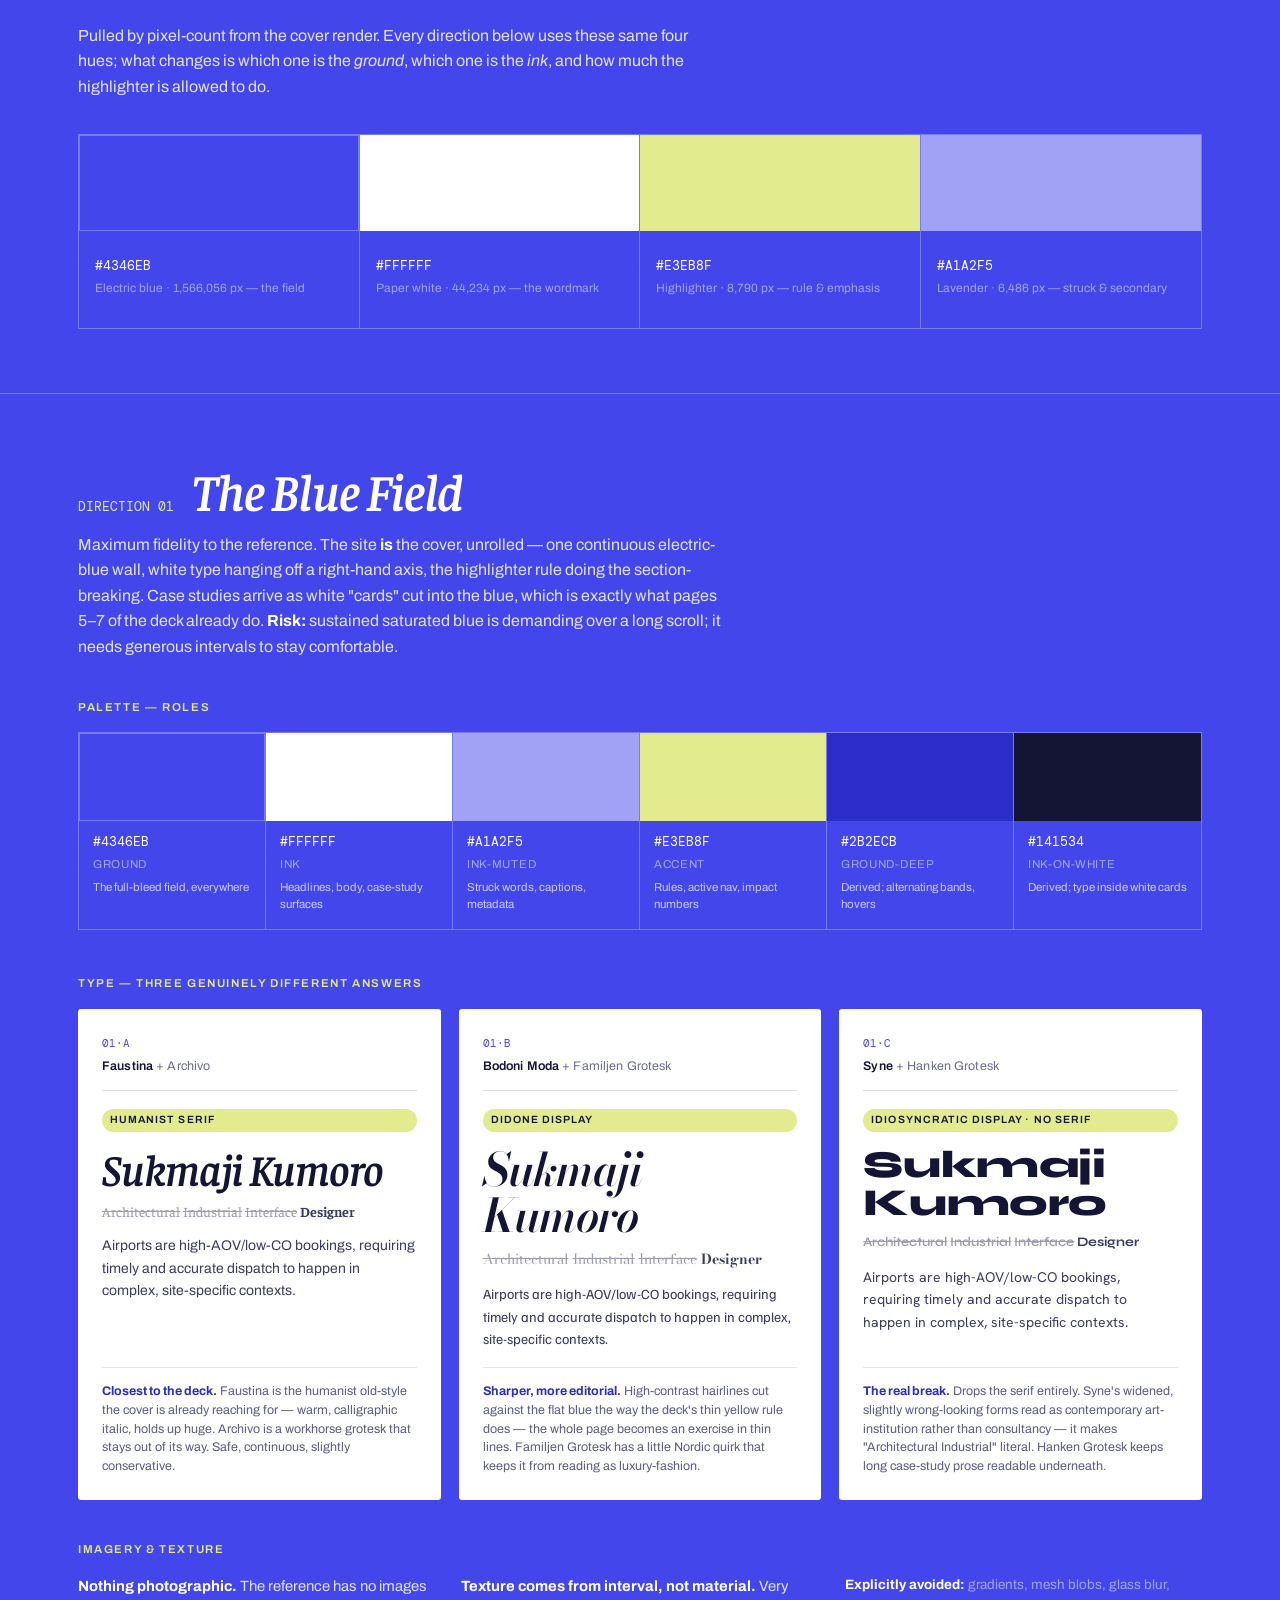
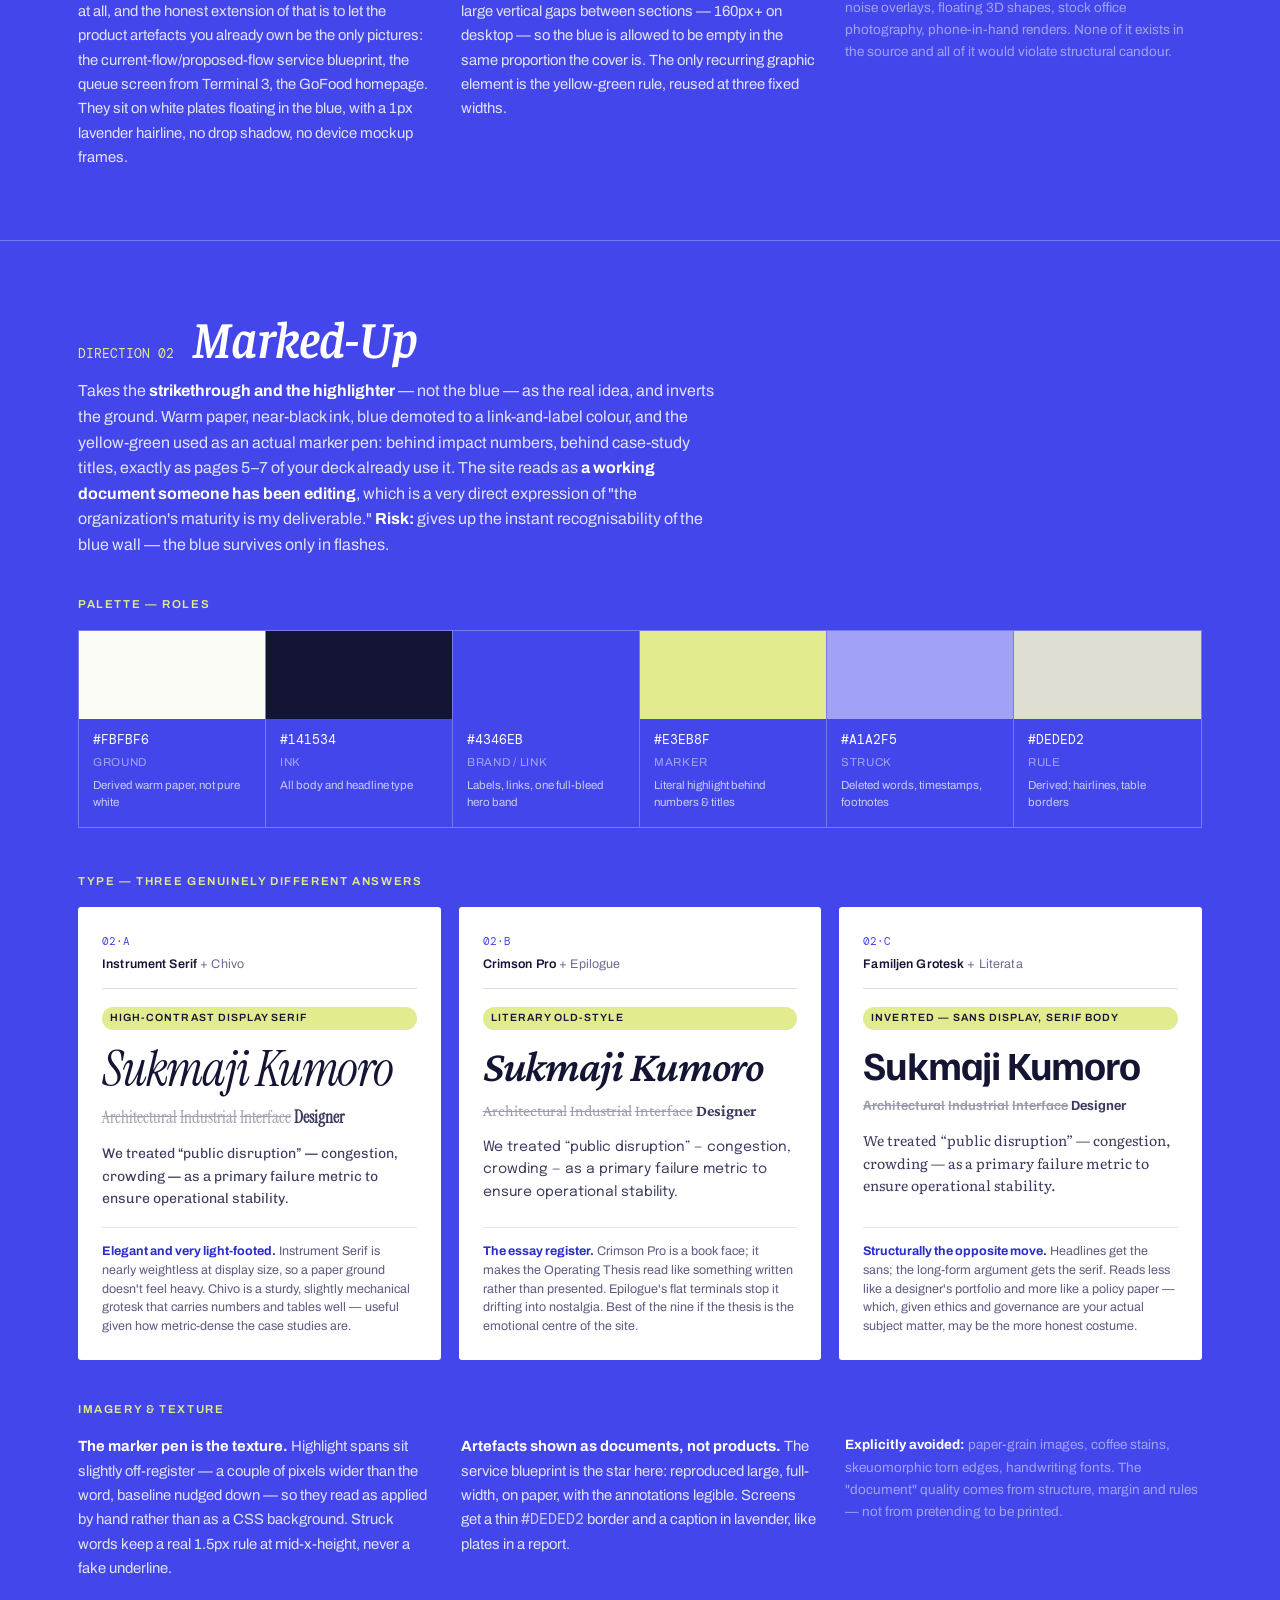
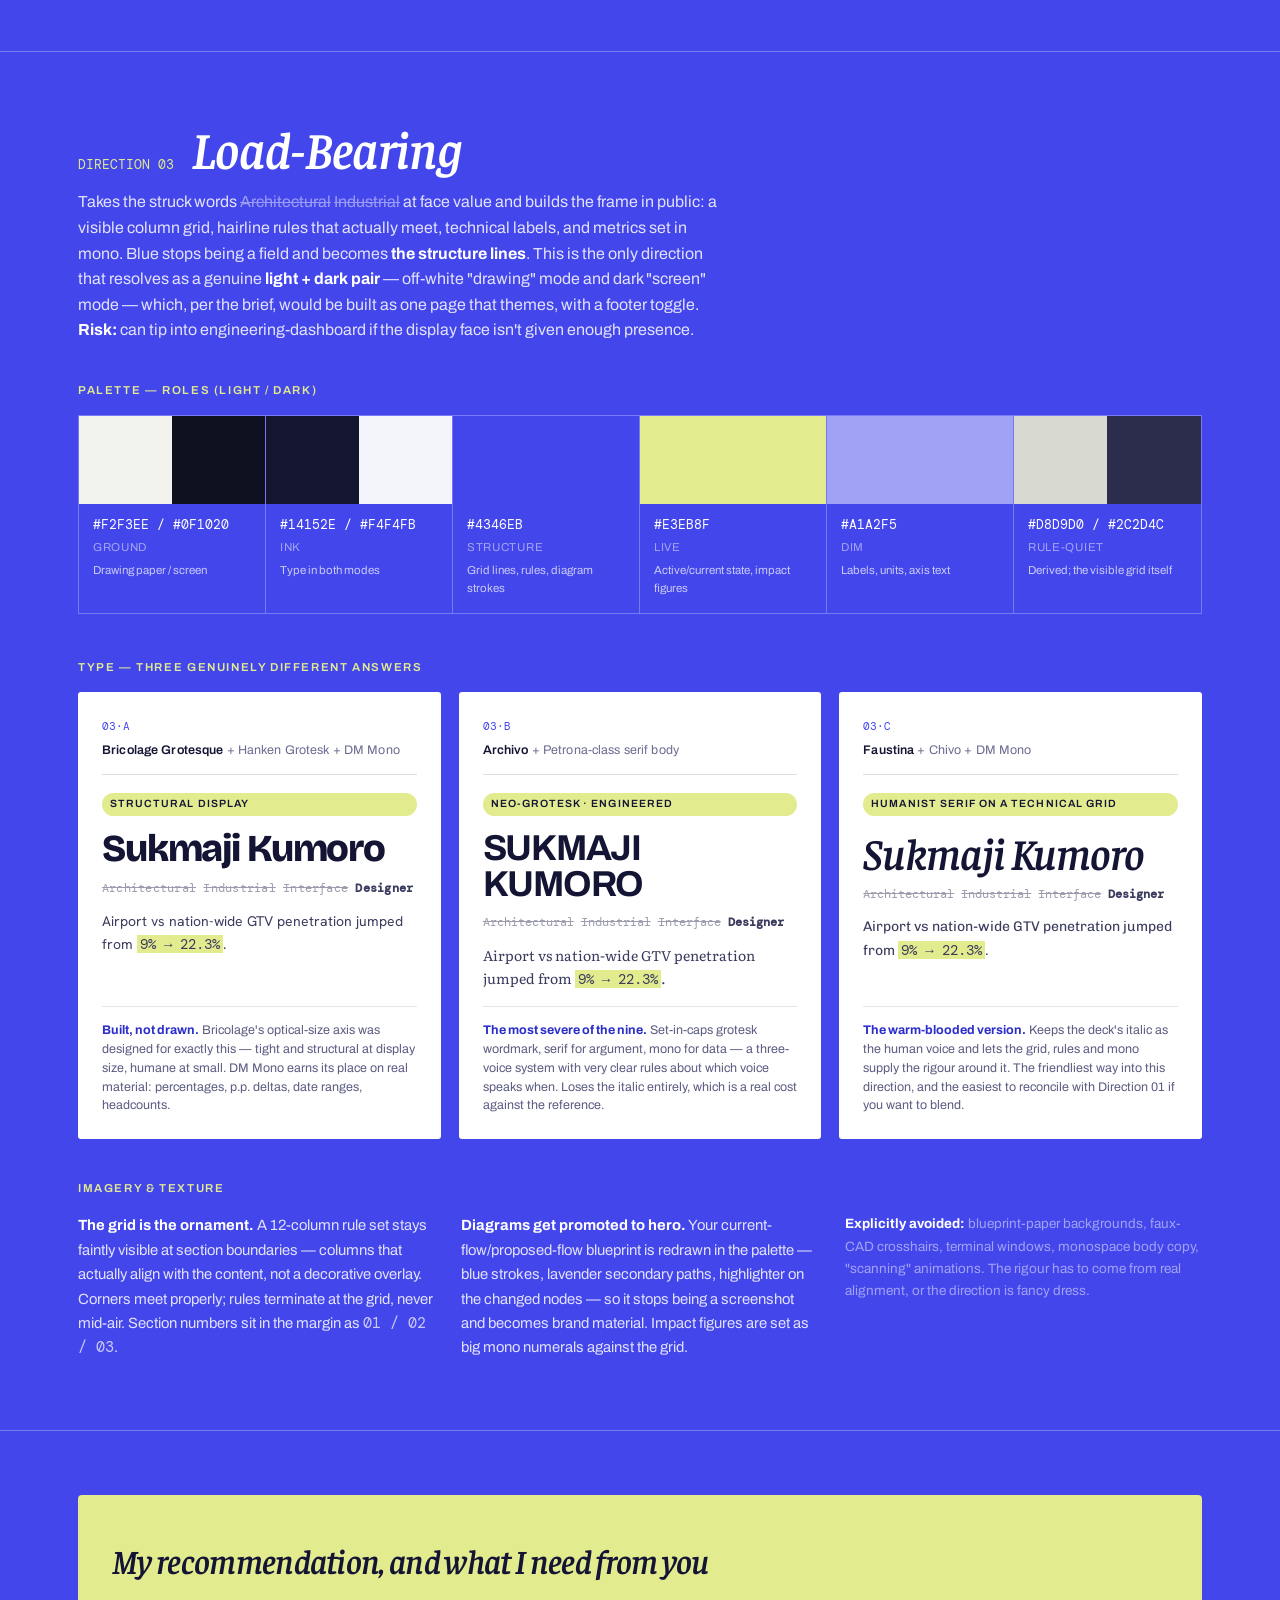
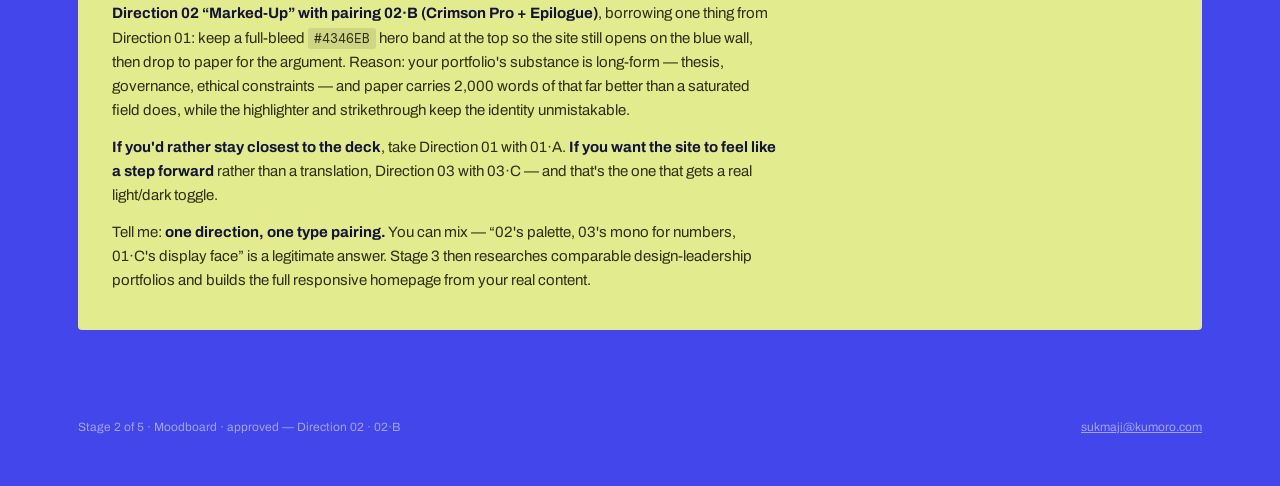
<file: brands/sukmaji/research/moodboard.html>
<!DOCTYPE html>
<html lang="en">
<head>
<meta charset="utf-8">
<meta name="viewport" content="width=device-width, initial-scale=1">
<title>Moodboard — Sukmaji Kumoro</title>
<link rel="preconnect" href="https://fonts.googleapis.com">
<link rel="preconnect" href="https://fonts.gstatic.com" crossorigin>
<link href="https://fonts.googleapis.com/css2?family=Archivo:ital,wght@0,400;0,500;0,600;0,700;1,400&family=Bodoni+Moda:ital,opsz,wght@0,6..96,400;0,6..96,600;1,6..96,400;1,6..96,600&family=Bricolage+Grotesque:opsz,wght@12..96,400;12..96,600;12..96,800&family=Chivo:ital,wght@0,400;0,600;1,400&family=Crimson+Pro:ital,wght@0,400;0,600;1,400;1,600&family=DM+Mono:ital,wght@0,400;0,500;1,400&family=Epilogue:ital,wght@0,400;0,600;0,800;1,400&family=Familjen+Grotesk:ital,wght@0,400;0,600;0,700;1,400&family=Faustina:ital,wght@0,400;0,600;1,400;1,600&family=Hanken+Grotesk:ital,wght@0,400;0,600;1,400&family=Instrument+Serif:ital@0;1&family=Literata:ital,opsz,wght@0,7..72,400;0,7..72,600;1,7..72,400&family=Syne:wght@400;600;800&display=swap" rel="stylesheet">
<style>
  :root{
    --blue:#4346EB; --blue-deep:#2B2ECB; --lavender:#A1A2F5;
    --highlight:#E3EB8F; --paper:#FFFFFF; --ink:#141534;
    --rule:rgba(255,255,255,.28);
    --serif:"Faustina",Palatino,Georgia,serif;
    --sans:"Archivo",-apple-system,BlinkMacSystemFont,"Segoe UI",Helvetica,Arial,sans-serif;
    --mono:"DM Mono",ui-monospace,SFMono-Regular,Menlo,monospace;
  }
  *{box-sizing:border-box}
  body{margin:0;background:var(--blue);color:var(--paper);font-family:var(--sans);
       font-size:16px;line-height:1.6;-webkit-font-smoothing:antialiased}
  .wrap{max-width:1180px;margin:0 auto;padding:0 28px}

  /* ---------- stepper topbar ---------- */
  .topbar{position:sticky;top:0;z-index:30;background:var(--blue);border-bottom:1px solid var(--rule)}
  .topbar .wrap{display:flex;align-items:center;gap:20px;min-height:60px;
                padding-top:10px;padding-bottom:10px;flex-wrap:wrap}
  .mark{font-family:var(--serif);font-style:italic;font-weight:600;font-size:19px;
        letter-spacing:-.01em;white-space:nowrap;color:var(--paper);text-decoration:none}
  .mark:hover{color:var(--highlight)}
  .steps{display:flex;gap:6px;list-style:none;margin:0;padding:0;flex-wrap:wrap}
  .steps a,.steps span{display:block;font-size:11.5px;letter-spacing:.08em;text-transform:uppercase;
        font-weight:500;padding:6px 11px;border-radius:999px;text-decoration:none;
        border:1px solid transparent;transition:.18s}
  .steps .active span{background:var(--highlight);color:var(--ink);font-weight:600}
  .steps .done a{color:var(--paper);border-color:var(--rule)}
  .steps .done a:hover{background:var(--paper);color:var(--blue);border-color:var(--paper)}
  .steps .todo span{color:var(--lavender);border-color:rgba(255,255,255,.16);opacity:.75;cursor:default}

  /* ---------- masthead ---------- */
  .masthead{padding:70px 0 54px;border-bottom:1px solid var(--rule)}
  .eyebrow{font-size:12px;letter-spacing:.16em;text-transform:uppercase;color:var(--highlight);
           font-weight:600;margin:0 0 24px}
  h1{font-family:var(--serif);font-style:italic;font-weight:600;
     font-size:clamp(42px,8vw,88px);line-height:.96;letter-spacing:-.025em;margin:0 0 22px}
  .dek{max-width:68ch;color:#E7E7FE;font-size:16.5px;margin:0}
  .dek b{color:var(--paper)}

  .section{padding:64px 0;border-bottom:1px solid var(--rule)}
  .section-label{font-size:12px;letter-spacing:.16em;text-transform:uppercase;font-weight:600;
                 color:var(--highlight);margin:0 0 8px}
  .section-title{font-family:var(--serif);font-style:italic;font-weight:600;
                 font-size:clamp(28px,4.4vw,44px);line-height:1.06;letter-spacing:-.02em;margin:0 0 26px}
  .section p.intro{max-width:70ch;color:#E2E2FC;margin:0 0 34px}

  /* ---------- reference read ---------- */
  .ref{display:grid;gap:34px;grid-template-columns:minmax(0,1.15fr) minmax(0,1fr);align-items:start}
  .ref figure{margin:0}
  .ref img{width:100%;display:block;border:1px solid var(--rule)}
  .ref figcaption{margin-top:10px;font-size:12px;color:var(--lavender);font-family:var(--mono)}
  .obs{list-style:none;margin:0;padding:0;counter-reset:o}
  .obs li{counter-increment:o;padding:16px 0 16px 46px;position:relative;
          border-top:1px solid var(--rule);font-size:14.6px;line-height:1.56;color:#E2E2FC}
  .obs li:last-child{border-bottom:1px solid var(--rule)}
  .obs li::before{content:counter(o,decimal-leading-zero);position:absolute;left:0;top:16px;
          font-family:var(--mono);font-size:12px;color:var(--highlight)}
  .obs b{color:var(--paper);font-weight:600}

  /* ---------- anchored palette ---------- */
  .anchor{display:grid;gap:0;grid-template-columns:repeat(auto-fit,minmax(150px,1fr));
          border:1px solid var(--rule)}
  .anchor div{padding:0;border-right:1px solid var(--rule)}
  .anchor div:last-child{border-right:0}
  .chip{height:96px;display:block}
  .anchor .lab{padding:14px 16px 18px;font-size:12px;line-height:1.45}
  .anchor .hex{font-family:var(--mono);font-size:13px;color:var(--paper);display:block;margin-bottom:5px}
  .anchor .role{color:var(--lavender)}

  /* ---------- direction blocks ---------- */
  .dir{border-bottom:1px solid var(--rule);padding:70px 0}
  .dir:last-of-type{border-bottom:0}
  .dir-head{display:flex;gap:18px;align-items:baseline;flex-wrap:wrap;margin-bottom:14px}
  .dir-num{font-family:var(--mono);font-size:13px;color:var(--highlight)}
  .dir-name{font-family:var(--serif);font-style:italic;font-weight:600;
            font-size:clamp(30px,5vw,52px);line-height:1;letter-spacing:-.02em;margin:0}
  .dir-thesis{max-width:72ch;color:#E2E2FC;margin:0 0 38px;font-size:16px}
  .dir-thesis b{color:var(--paper)}

  .sub{font-size:11.5px;letter-spacing:.14em;text-transform:uppercase;font-weight:600;
       color:var(--highlight);margin:0 0 16px}

  /* swatch strip */
  .swatches{display:flex;flex-wrap:wrap;border:1px solid var(--rule);margin-bottom:44px}
  .sw{flex:1 1 150px;min-width:150px;border-right:1px solid var(--rule)}
  .sw:last-child{border-right:0}
  .sw .fill{height:88px}
  .sw .info{padding:12px 14px 16px;font-size:11.5px;line-height:1.5}
  .sw .hex{font-family:var(--mono);font-size:12.5px;color:var(--paper);display:block}
  .sw .role{color:var(--lavender);display:block;margin-top:4px;
            letter-spacing:.06em;text-transform:uppercase}
  .sw .use{color:#C9CAF6;display:block;margin-top:6px;text-transform:none;letter-spacing:0}

  /* type pairings */
  .pairs{display:grid;gap:18px;grid-template-columns:repeat(auto-fit,minmax(320px,1fr));margin-bottom:40px}
  .pair{background:var(--paper);color:var(--ink);border-radius:3px;padding:26px 24px 24px;
        display:flex;flex-direction:column}
  .pair .tag{font-family:var(--mono);font-size:11px;color:var(--blue);margin:0 0 4px}
  .pair .names{font-family:var(--sans);font-size:12.5px;font-weight:600;color:var(--ink);
               margin:0 0 18px;padding-bottom:14px;border-bottom:1px solid rgba(20,21,52,.14);
               letter-spacing:.01em}
  .pair .names span{color:#6B6C90;font-weight:400}
  .spec-h{margin:0 0 12px;line-height:1;letter-spacing:-.025em;color:var(--ink)}
  .spec-sub{margin:0 0 14px;font-size:14px;line-height:1.35;color:#3A3B5E}
  .spec-b{margin:0 0 16px;font-size:14px;line-height:1.62;color:#3A3B5E}
  .pair .why{margin:auto 0 0;padding-top:14px;border-top:1px solid rgba(20,21,52,.1);
             font-family:var(--sans);font-size:12.5px;line-height:1.5;color:#5B5C82}
  .pair .why b{color:var(--blue-deep)}
  .pair .cat{display:inline-block;font-family:var(--sans);font-size:10.5px;letter-spacing:.1em;
             text-transform:uppercase;font-weight:600;background:var(--highlight);color:var(--ink);
             padding:3px 8px;border-radius:999px;margin-bottom:14px}

  /* imagery prose */
  .imagery{display:grid;gap:26px;grid-template-columns:repeat(auto-fit,minmax(300px,1fr))}
  .imagery p{margin:0;font-size:14.8px;line-height:1.65;color:#E2E2FC}
  .imagery p b{color:var(--paper)}
  .imagery .no{color:var(--lavender);font-size:13.5px}

  /* recommendation */
  .rec{background:var(--highlight);color:var(--ink);padding:38px 34px;border-radius:4px}
  .rec h3{font-family:var(--serif);font-style:italic;font-weight:600;font-size:clamp(24px,3.4vw,34px);
          margin:0 0 14px;letter-spacing:-.02em}
  .rec p{max-width:74ch;margin:0 0 12px;font-size:15px;color:#2E3010;line-height:1.62}
  .rec p:last-child{margin-bottom:0}
  .rec b{color:var(--ink)}
  .rec code{font-family:var(--mono);font-size:13px;background:rgba(20,21,52,.1);padding:2px 6px;border-radius:3px}

  .foot{padding:24px 0 48px;font-size:12px;color:var(--lavender);
        display:flex;justify-content:space-between;gap:16px;flex-wrap:wrap}
  .foot a{color:var(--lavender)}
  .foot a:hover{color:var(--paper)}

  @media (max-width:840px){ .ref{grid-template-columns:1fr} }
  @media (max-width:620px){
    .masthead{padding:46px 0 38px}
    .section,.dir{padding:44px 0}
    .rec{padding:28px 22px}
  }
</style>
</head>
<body>

<header class="topbar">
  <div class="wrap">
    <a class="mark" href="../../../index.html">Sukmaji&nbsp;Kumoro</a>
    <ol class="steps">
      <li class="done"><a href="brief.html">1 · Brief</a></li>
      <li class="active"><span>2 · Moodboard</span></li>
      <li class="done"><a href="explorations.html">3 · Mockup</a></li>
      <li class="todo"><span>4 · System</span></li>
      <li class="todo"><span>5 · Teaser</span></li>
    </ol>
  </div>
</header>

<main>
  <section class="masthead">
    <div class="wrap">
      <p class="eyebrow">Stage 2 — Moodboard &amp; Directions</p>
      <h1>Three ways to<br>build the frame</h1>
      <p class="dek">You supplied one reference: <b>page 1 of the Portfolio 2026 deck</b>. Everything below is
      derived from it. Colour is <b>anchored</b> — the four values are sampled straight out of that page, not
      invented. Type is <b>open</b> — the deck's own humanist italic appears as exactly one option among nine,
      and it has to win on merit. Tone keyword from Stage 1: <b>structural candour</b>.</p>
    </div>
  </section>

  <!-- ============ READING THE REFERENCE ============ -->
  <section class="section">
    <div class="wrap">
      <p class="section-label">The reference</p>
      <h2 class="section-title">What the cover actually does</h2>
      <div class="ref">
        <figure>
          <img src="inspiration/cover.png" alt="Portfolio 2026 cover: white italic serif wordmark on flat electric blue, with a struck-through descriptor line and a single pale yellow-green rule">
          <figcaption>inspiration/cover.png — Portfolio 2026, p.1</figcaption>
        </figure>
        <ul class="obs">
          <li><b>A flat, unmodulated field.</b> No gradient, no texture, no photograph, no shadow. The blue is
          a wall, not a background — which means the whole design rests on typography and interval.</li>
          <li><b>One hard right-hand axis.</b> The wordmark's right edge, the yellow-green rule's right edge and
          the email's right edge all land on the same vertical. Everything hangs from that line; the left side
          is left deliberately ragged.</li>
          <li><b>Roughly 60% of the page is empty.</b> The confidence is in the restraint. Any direction that
          fills the space with content or decoration loses the source's whole character.</li>
          <li><b>The strikethrough is the idea, not an effect.</b> <s>Architectural</s> <s>Industrial</s>
          <s>Interface</s> <b>Designer</b> — the struck words are tinted back to ~50%, the survivor is full white.
          This is a person editing his own definition in public. It is the single most reusable device in the deck.</li>
          <li><b>The highlighter rule appears once, alone.</b> Solid <span style="font-family:var(--mono)">#E3EB8F</span>,
          long and thin (~1:85), floating in the lower right. On inner pages the same colour becomes a literal
          marker-pen highlight behind headings and impact numbers. So it has two jobs: <b>rule</b> and
          <b>emphasis</b> — the system should keep both.</li>
          <li><b>The email is quiet, not loud.</b> Set in the tinted lavender, not white. Contact is present
          but refuses to shout — worth preserving rather than converting into a big CTA button.</li>
        </ul>
      </div>
    </div>
  </section>

  <!-- ============ ANCHORED PALETTE ============ -->
  <section class="section">
    <div class="wrap">
      <p class="section-label">Anchored — not up for debate</p>
      <h2 class="section-title">Four sampled values</h2>
      <p class="intro">Pulled by pixel-count from the cover render. Every direction below uses these same four
      hues; what changes is which one is the <em>ground</em>, which one is the <em>ink</em>, and how much
      the highlighter is allowed to do.</p>
      <div class="anchor">
        <div><span class="chip" style="background:#4346EB;box-shadow:inset 0 0 0 1px rgba(255,255,255,.28)"></span>
          <p class="lab"><span class="hex">#4346EB</span><span class="role">Electric blue · 1,566,056 px — the field</span></p></div>
        <div><span class="chip" style="background:#FFFFFF"></span>
          <p class="lab"><span class="hex">#FFFFFF</span><span class="role">Paper white · 44,234 px — the wordmark</span></p></div>
        <div><span class="chip" style="background:#E3EB8F"></span>
          <p class="lab"><span class="hex">#E3EB8F</span><span class="role">Highlighter · 8,790 px — rule &amp; emphasis</span></p></div>
        <div><span class="chip" style="background:#A1A2F5"></span>
          <p class="lab"><span class="hex">#A1A2F5</span><span class="role">Lavender · 6,486 px — struck &amp; secondary</span></p></div>
      </div>
    </div>
  </section>

  <!-- ============================================================ -->
  <!-- DIRECTION 01 -->
  <!-- ============================================================ -->
  <section class="dir">
    <div class="wrap">
      <div class="dir-head">
        <span class="dir-num">DIRECTION 01</span>
        <h2 class="dir-name">The Blue Field</h2>
      </div>
      <p class="dir-thesis">Maximum fidelity to the reference. The site <b>is</b> the cover, unrolled — one
      continuous electric-blue wall, white type hanging off a right-hand axis, the highlighter rule doing the
      section-breaking. Case studies arrive as white "cards" cut into the blue, which is exactly what pages
      5–7 of the deck already do. <b>Risk:</b> sustained saturated blue is demanding over a long scroll;
      it needs generous intervals to stay comfortable.</p>

      <p class="sub">Palette — roles</p>
      <div class="swatches">
        <div class="sw"><div class="fill" style="background:#4346EB;box-shadow:inset 0 0 0 1px rgba(255,255,255,.28)"></div>
          <div class="info"><span class="hex">#4346EB</span><span class="role">Ground</span><span class="use">The full-bleed field, everywhere</span></div></div>
        <div class="sw"><div class="fill" style="background:#FFFFFF"></div>
          <div class="info"><span class="hex">#FFFFFF</span><span class="role">Ink</span><span class="use">Headlines, body, case-study surfaces</span></div></div>
        <div class="sw"><div class="fill" style="background:#A1A2F5"></div>
          <div class="info"><span class="hex">#A1A2F5</span><span class="role">Ink-muted</span><span class="use">Struck words, captions, metadata</span></div></div>
        <div class="sw"><div class="fill" style="background:#E3EB8F"></div>
          <div class="info"><span class="hex">#E3EB8F</span><span class="role">Accent</span><span class="use">Rules, active nav, impact numbers</span></div></div>
        <div class="sw"><div class="fill" style="background:#2B2ECB"></div>
          <div class="info"><span class="hex">#2B2ECB</span><span class="role">Ground-deep</span><span class="use">Derived; alternating bands, hovers</span></div></div>
        <div class="sw"><div class="fill" style="background:#141534"></div>
          <div class="info"><span class="hex">#141534</span><span class="role">Ink-on-white</span><span class="use">Derived; type inside white cards</span></div></div>
      </div>

      <p class="sub">Type — three genuinely different answers</p>
      <div class="pairs">

        <article class="pair">
          <p class="tag">01·A</p>
          <p class="names">Faustina <span>+ Archivo</span></p>
          <span class="cat">Humanist serif</span>
          <h3 class="spec-h" style="font-family:'Faustina',Georgia,serif;font-style:italic;font-weight:600;font-size:44px">Sukmaji Kumoro</h3>
          <p class="spec-sub" style="font-family:'Faustina',Georgia,serif;font-weight:400">
            <s style="opacity:.5">Architectural</s> <s style="opacity:.5">Industrial</s> <s style="opacity:.5">Interface</s> <b>Designer</b></p>
          <p class="spec-b" style="font-family:'Archivo',sans-serif">Airports are high-AOV/low-CO bookings, requiring
          timely and accurate dispatch to happen in complex, site-specific contexts.</p>
          <p class="why"><b>Closest to the deck.</b> Faustina is the humanist old-style the cover is already
          reaching for — warm, calligraphic italic, holds up huge. Archivo is a workhorse grotesk that stays
          out of its way. Safe, continuous, slightly conservative.</p>
        </article>

        <article class="pair">
          <p class="tag">01·B</p>
          <p class="names">Bodoni Moda <span>+ Familjen Grotesk</span></p>
          <span class="cat">Didone display</span>
          <h3 class="spec-h" style="font-family:'Bodoni Moda',Didot,serif;font-style:italic;font-weight:600;font-size:46px">Sukmaji Kumoro</h3>
          <p class="spec-sub" style="font-family:'Bodoni Moda',Didot,serif;font-weight:400">
            <s style="opacity:.5">Architectural</s> <s style="opacity:.5">Industrial</s> <s style="opacity:.5">Interface</s> <b>Designer</b></p>
          <p class="spec-b" style="font-family:'Familjen Grotesk',sans-serif">Airports are high-AOV/low-CO bookings,
          requiring timely and accurate dispatch to happen in complex, site-specific contexts.</p>
          <p class="why"><b>Sharper, more editorial.</b> High-contrast hairlines cut against the flat blue the way
          the deck's thin yellow rule does — the whole page becomes an exercise in thin lines. Familjen Grotesk
          has a little Nordic quirk that keeps it from reading as luxury-fashion.</p>
        </article>

        <article class="pair">
          <p class="tag">01·C</p>
          <p class="names">Syne <span>+ Hanken Grotesk</span></p>
          <span class="cat">Idiosyncratic display · no serif</span>
          <h3 class="spec-h" style="font-family:'Syne',sans-serif;font-weight:800;font-size:38px;letter-spacing:-.01em">Sukmaji Kumoro</h3>
          <p class="spec-sub" style="font-family:'Syne',sans-serif;font-weight:600;font-size:13px">
            <s style="opacity:.5">Architectural</s> <s style="opacity:.5">Industrial</s> <s style="opacity:.5">Interface</s> <b>Designer</b></p>
          <p class="spec-b" style="font-family:'Hanken Grotesk',sans-serif">Airports are high-AOV/low-CO bookings,
          requiring timely and accurate dispatch to happen in complex, site-specific contexts.</p>
          <p class="why"><b>The real break.</b> Drops the serif entirely. Syne's widened, slightly wrong-looking
          forms read as contemporary art-institution rather than consultancy — it makes "Architectural Industrial"
          literal. Hanken Grotesk keeps long case-study prose readable underneath.</p>
        </article>

      </div>

      <p class="sub">Imagery &amp; texture</p>
      <div class="imagery">
        <p><b>Nothing photographic.</b> The reference has no images at all, and the honest extension of that is
        to let the product artefacts you already own be the only pictures: the current-flow/proposed-flow service
        blueprint, the queue screen from Terminal 3, the GoFood homepage. They sit on white plates floating in
        the blue, with a 1px lavender hairline, no drop shadow, no device mockup frames.</p>
        <p><b>Texture comes from interval, not material.</b> Very large vertical gaps between sections — 160px+
        on desktop — so the blue is allowed to be empty in the same proportion the cover is. The only recurring
        graphic element is the yellow-green rule, reused at three fixed widths.</p>
        <p class="no"><b>Explicitly avoided:</b> gradients, mesh blobs, glass blur, noise overlays, floating 3D
        shapes, stock office photography, phone-in-hand renders. None of it exists in the source and all of it
        would violate structural candour.</p>
      </div>
    </div>
  </section>

  <!-- ============================================================ -->
  <!-- DIRECTION 02 -->
  <!-- ============================================================ -->
  <section class="dir">
    <div class="wrap">
      <div class="dir-head">
        <span class="dir-num">DIRECTION 02</span>
        <h2 class="dir-name">Marked-Up</h2>
      </div>
      <p class="dir-thesis">Takes the <b>strikethrough and the highlighter</b> — not the blue — as the real idea,
      and inverts the ground. Warm paper, near-black ink, blue demoted to a link-and-label colour, and the
      yellow-green used as an actual marker pen: behind impact numbers, behind case-study titles, exactly as
      pages 5–7 of your deck already use it. The site reads as <b>a working document someone has been editing</b>,
      which is a very direct expression of "the organization's maturity is my deliverable." <b>Risk:</b> gives
      up the instant recognisability of the blue wall — the blue survives only in flashes.</p>

      <p class="sub">Palette — roles</p>
      <div class="swatches">
        <div class="sw"><div class="fill" style="background:#FBFBF6;box-shadow:inset 0 0 0 1px rgba(255,255,255,.28)"></div>
          <div class="info"><span class="hex">#FBFBF6</span><span class="role">Ground</span><span class="use">Derived warm paper, not pure white</span></div></div>
        <div class="sw"><div class="fill" style="background:#141534"></div>
          <div class="info"><span class="hex">#141534</span><span class="role">Ink</span><span class="use">All body and headline type</span></div></div>
        <div class="sw"><div class="fill" style="background:#4346EB"></div>
          <div class="info"><span class="hex">#4346EB</span><span class="role">Brand / link</span><span class="use">Labels, links, one full-bleed hero band</span></div></div>
        <div class="sw"><div class="fill" style="background:#E3EB8F"></div>
          <div class="info"><span class="hex">#E3EB8F</span><span class="role">Marker</span><span class="use">Literal highlight behind numbers &amp; titles</span></div></div>
        <div class="sw"><div class="fill" style="background:#A1A2F5"></div>
          <div class="info"><span class="hex">#A1A2F5</span><span class="role">Struck</span><span class="use">Deleted words, timestamps, footnotes</span></div></div>
        <div class="sw"><div class="fill" style="background:#DEDED2"></div>
          <div class="info"><span class="hex">#DEDED2</span><span class="role">Rule</span><span class="use">Derived; hairlines, table borders</span></div></div>
      </div>

      <p class="sub">Type — three genuinely different answers</p>
      <div class="pairs">

        <article class="pair">
          <p class="tag">02·A</p>
          <p class="names">Instrument Serif <span>+ Chivo</span></p>
          <span class="cat">High-contrast display serif</span>
          <h3 class="spec-h" style="font-family:'Instrument Serif',Georgia,serif;font-style:italic;font-weight:400;font-size:50px">Sukmaji Kumoro</h3>
          <p class="spec-sub" style="font-family:'Instrument Serif',Georgia,serif;font-size:17px">
            <s style="opacity:.5">Architectural</s> <s style="opacity:.5">Industrial</s> <s style="opacity:.5">Interface</s> <b>Designer</b></p>
          <p class="spec-b" style="font-family:'Chivo',sans-serif">We treated “public disruption” — congestion,
          crowding — as a primary failure metric to ensure operational stability.</p>
          <p class="why"><b>Elegant and very light-footed.</b> Instrument Serif is nearly weightless at display
          size, so a paper ground doesn't feel heavy. Chivo is a sturdy, slightly mechanical grotesk that carries
          numbers and tables well — useful given how metric-dense the case studies are.</p>
        </article>

        <article class="pair">
          <p class="tag">02·B</p>
          <p class="names">Crimson Pro <span>+ Epilogue</span></p>
          <span class="cat">Literary old-style</span>
          <h3 class="spec-h" style="font-family:'Crimson Pro',Georgia,serif;font-style:italic;font-weight:600;font-size:44px">Sukmaji Kumoro</h3>
          <p class="spec-sub" style="font-family:'Crimson Pro',Georgia,serif;font-size:16px">
            <s style="opacity:.5">Architectural</s> <s style="opacity:.5">Industrial</s> <s style="opacity:.5">Interface</s> <b>Designer</b></p>
          <p class="spec-b" style="font-family:'Epilogue',sans-serif">We treated “public disruption” — congestion,
          crowding — as a primary failure metric to ensure operational stability.</p>
          <p class="why"><b>The essay register.</b> Crimson Pro is a book face; it makes the Operating Thesis read
          like something written rather than presented. Epilogue's flat terminals stop it drifting into
          nostalgia. Best of the nine if the thesis is the emotional centre of the site.</p>
        </article>

        <article class="pair">
          <p class="tag">02·C</p>
          <p class="names">Familjen Grotesk <span>+ Literata</span></p>
          <span class="cat">Inverted — sans display, serif body</span>
          <h3 class="spec-h" style="font-family:'Familjen Grotesk',sans-serif;font-weight:700;font-size:40px;letter-spacing:-.03em">Sukmaji Kumoro</h3>
          <p class="spec-sub" style="font-family:'Familjen Grotesk',sans-serif;font-weight:600;font-size:14px">
            <s style="opacity:.5">Architectural</s> <s style="opacity:.5">Industrial</s> <s style="opacity:.5">Interface</s> <b>Designer</b></p>
          <p class="spec-b" style="font-family:'Literata',Georgia,serif">We treated “public disruption” — congestion,
          crowding — as a primary failure metric to ensure operational stability.</p>
          <p class="why"><b>Structurally the opposite move.</b> Headlines get the sans; the long-form argument gets
          the serif. Reads less like a designer's portfolio and more like a policy paper — which, given ethics and
          governance are your actual subject matter, may be the more honest costume.</p>
        </article>

      </div>

      <p class="sub">Imagery &amp; texture</p>
      <div class="imagery">
        <p><b>The marker pen is the texture.</b> Highlight spans sit slightly off-register — a couple of pixels
        wider than the word, baseline nudged down — so they read as applied by hand rather than as a CSS
        background. Struck words keep a real 1.5px rule at mid-x-height, never a fake underline.</p>
        <p><b>Artefacts shown as documents, not products.</b> The service blueprint is the star here: reproduced
        large, full-width, on paper, with the annotations legible. Screens get a thin <span style="font-family:var(--mono);color:#C9CAF6">#DEDED2</span>
        border and a caption in lavender, like plates in a report.</p>
        <p class="no"><b>Explicitly avoided:</b> paper-grain images, coffee stains, skeuomorphic torn edges,
        handwriting fonts. The "document" quality comes from structure, margin and rules — not from pretending
        to be printed.</p>
      </div>
    </div>
  </section>

  <!-- ============================================================ -->
  <!-- DIRECTION 03 -->
  <!-- ============================================================ -->
  <section class="dir">
    <div class="wrap">
      <div class="dir-head">
        <span class="dir-num">DIRECTION 03</span>
        <h2 class="dir-name">Load-Bearing</h2>
      </div>
      <p class="dir-thesis">Takes the struck words <s style="opacity:.55">Architectural</s>
      <s style="opacity:.55">Industrial</s> at face value and builds the frame in public: a visible column grid,
      hairline rules that actually meet, technical labels, and metrics set in mono. Blue stops being a field
      and becomes <b>the structure lines</b>. This is the only direction that resolves as a genuine
      <b>light + dark pair</b> — off-white "drawing" mode and dark "screen" mode — which, per the brief, would
      be built as one page that themes, with a footer toggle. <b>Risk:</b> can tip into engineering-dashboard if
      the display face isn't given enough presence.</p>

      <p class="sub">Palette — roles (light / dark)</p>
      <div class="swatches">
        <div class="sw"><div class="fill" style="background:linear-gradient(90deg,#F2F3EE 50%,#0F1020 50%)"></div>
          <div class="info"><span class="hex">#F2F3EE / #0F1020</span><span class="role">Ground</span><span class="use">Drawing paper / screen</span></div></div>
        <div class="sw"><div class="fill" style="background:linear-gradient(90deg,#14152E 50%,#F4F4FB 50%)"></div>
          <div class="info"><span class="hex">#14152E / #F4F4FB</span><span class="role">Ink</span><span class="use">Type in both modes</span></div></div>
        <div class="sw"><div class="fill" style="background:#4346EB"></div>
          <div class="info"><span class="hex">#4346EB</span><span class="role">Structure</span><span class="use">Grid lines, rules, diagram strokes</span></div></div>
        <div class="sw"><div class="fill" style="background:#E3EB8F"></div>
          <div class="info"><span class="hex">#E3EB8F</span><span class="role">Live</span><span class="use">Active/current state, impact figures</span></div></div>
        <div class="sw"><div class="fill" style="background:#A1A2F5"></div>
          <div class="info"><span class="hex">#A1A2F5</span><span class="role">Dim</span><span class="use">Labels, units, axis text</span></div></div>
        <div class="sw"><div class="fill" style="background:linear-gradient(90deg,#D8D9D0 50%,#2C2D4C 50%)"></div>
          <div class="info"><span class="hex">#D8D9D0 / #2C2D4C</span><span class="role">Rule-quiet</span><span class="use">Derived; the visible grid itself</span></div></div>
      </div>

      <p class="sub">Type — three genuinely different answers</p>
      <div class="pairs">

        <article class="pair">
          <p class="tag">03·A</p>
          <p class="names">Bricolage Grotesque <span>+ Hanken Grotesk + DM Mono</span></p>
          <span class="cat">Structural display</span>
          <h3 class="spec-h" style="font-family:'Bricolage Grotesque',sans-serif;font-weight:800;font-size:38px;letter-spacing:-.03em">Sukmaji Kumoro</h3>
          <p class="spec-sub" style="font-family:'DM Mono',monospace;font-size:12px;letter-spacing:.02em">
            <s style="opacity:.5">Architectural</s> <s style="opacity:.5">Industrial</s> <s style="opacity:.5">Interface</s> <b>Designer</b></p>
          <p class="spec-b" style="font-family:'Hanken Grotesk',sans-serif">Airport vs nation-wide GTV penetration
          jumped from <span style="font-family:'DM Mono',monospace;background:#E3EB8F;padding:0 3px">9% → 22.3%</span>.</p>
          <p class="why"><b>Built, not drawn.</b> Bricolage's optical-size axis was designed for exactly this —
          tight and structural at display size, humane at small. DM Mono earns its place on real material:
          percentages, p.p. deltas, date ranges, headcounts.</p>
        </article>

        <article class="pair">
          <p class="tag">03·B</p>
          <p class="names">Archivo <span>+ Petrona-class serif body</span></p>
          <span class="cat">Neo-grotesk · engineered</span>
          <h3 class="spec-h" style="font-family:'Archivo',sans-serif;font-weight:700;font-size:36px;letter-spacing:-.035em;text-transform:uppercase">Sukmaji Kumoro</h3>
          <p class="spec-sub" style="font-family:'DM Mono',monospace;font-size:12px">
            <s style="opacity:.5">Architectural</s> <s style="opacity:.5">Industrial</s> <s style="opacity:.5">Interface</s> <b>Designer</b></p>
          <p class="spec-b" style="font-family:'Literata',Georgia,serif">Airport vs nation-wide GTV penetration
          jumped from <span style="font-family:'DM Mono',monospace;background:#E3EB8F;padding:0 3px">9% → 22.3%</span>.</p>
          <p class="why"><b>The most severe of the nine.</b> Set-in-caps grotesk wordmark, serif for argument,
          mono for data — a three-voice system with very clear rules about which voice speaks when. Loses the
          italic entirely, which is a real cost against the reference.</p>
        </article>

        <article class="pair">
          <p class="tag">03·C</p>
          <p class="names">Faustina <span>+ Chivo + DM Mono</span></p>
          <span class="cat">Humanist serif on a technical grid</span>
          <h3 class="spec-h" style="font-family:'Faustina',Georgia,serif;font-style:italic;font-weight:600;font-size:44px">Sukmaji Kumoro</h3>
          <p class="spec-sub" style="font-family:'DM Mono',monospace;font-size:12px">
            <s style="opacity:.5">Architectural</s> <s style="opacity:.5">Industrial</s> <s style="opacity:.5">Interface</s> <b>Designer</b></p>
          <p class="spec-b" style="font-family:'Chivo',sans-serif">Airport vs nation-wide GTV penetration jumped
          from <span style="font-family:'DM Mono',monospace;background:#E3EB8F;padding:0 3px">9% → 22.3%</span>.</p>
          <p class="why"><b>The warm-blooded version.</b> Keeps the deck's italic as the human voice and lets the
          grid, rules and mono supply the rigour around it. The friendliest way into this direction, and the
          easiest to reconcile with Direction 01 if you want to blend.</p>
        </article>

      </div>

      <p class="sub">Imagery &amp; texture</p>
      <div class="imagery">
        <p><b>The grid is the ornament.</b> A 12-column rule set stays faintly visible at section boundaries —
        columns that actually align with the content, not a decorative overlay. Corners meet properly; rules
        terminate at the grid, never mid-air. Section numbers sit in the margin as <span style="font-family:var(--mono);color:#C9CAF6">01 / 02 / 03</span>.</p>
        <p><b>Diagrams get promoted to hero.</b> Your current-flow/proposed-flow blueprint is redrawn in the
        palette — blue strokes, lavender secondary paths, highlighter on the changed nodes — so it stops being a
        screenshot and becomes brand material. Impact figures are set as big mono numerals against the grid.</p>
        <p class="no"><b>Explicitly avoided:</b> blueprint-paper backgrounds, faux-CAD crosshairs, terminal
        windows, monospace body copy, "scanning" animations. The rigour has to come from real alignment, or the
        direction is fancy dress.</p>
      </div>
    </div>
  </section>

  <!-- ============ RECOMMENDATION ============ -->
  <section class="section" style="border-bottom:0">
    <div class="wrap">
      <div class="rec">
        <h3>My recommendation, and what I need from you</h3>
        <p><b>Direction 02 “Marked-Up” with pairing 02·B (Crimson Pro + Epilogue)</b>, borrowing one thing from
        Direction 01: keep a full-bleed <code>#4346EB</code> hero band at the top so the site still opens on the
        blue wall, then drop to paper for the argument. Reason: your portfolio's substance is long-form —
        thesis, governance, ethical constraints — and paper carries 2,000 words of that far better than a
        saturated field does, while the highlighter and strikethrough keep the identity unmistakable.</p>
        <p><b>If you'd rather stay closest to the deck</b>, take Direction 01 with 01·A. <b>If you want the site
        to feel like a step forward</b> rather than a translation, Direction 03 with 03·C — and that's the one
        that gets a real light/dark toggle.</p>
        <p>Tell me: <b>one direction, one type pairing.</b> You can mix — “02's palette, 03's mono for numbers,
        01·C's display face” is a legitimate answer. Stage 3 then researches comparable design-leadership
        portfolios and builds the full responsive homepage from your real content.</p>
      </div>
    </div>
  </section>
</main>

<footer class="foot">
  <div class="wrap" style="display:flex;justify-content:space-between;gap:16px;flex-wrap:wrap;width:100%">
    <span>Stage 2 of 5 · Moodboard · approved — Direction 02 · 02·B</span>
    <span><a href="mailto:sukmaji@kumoro.com">sukmaji@kumoro.com</a></span>
  </div>
</footer>

</body>
</html>
</file>
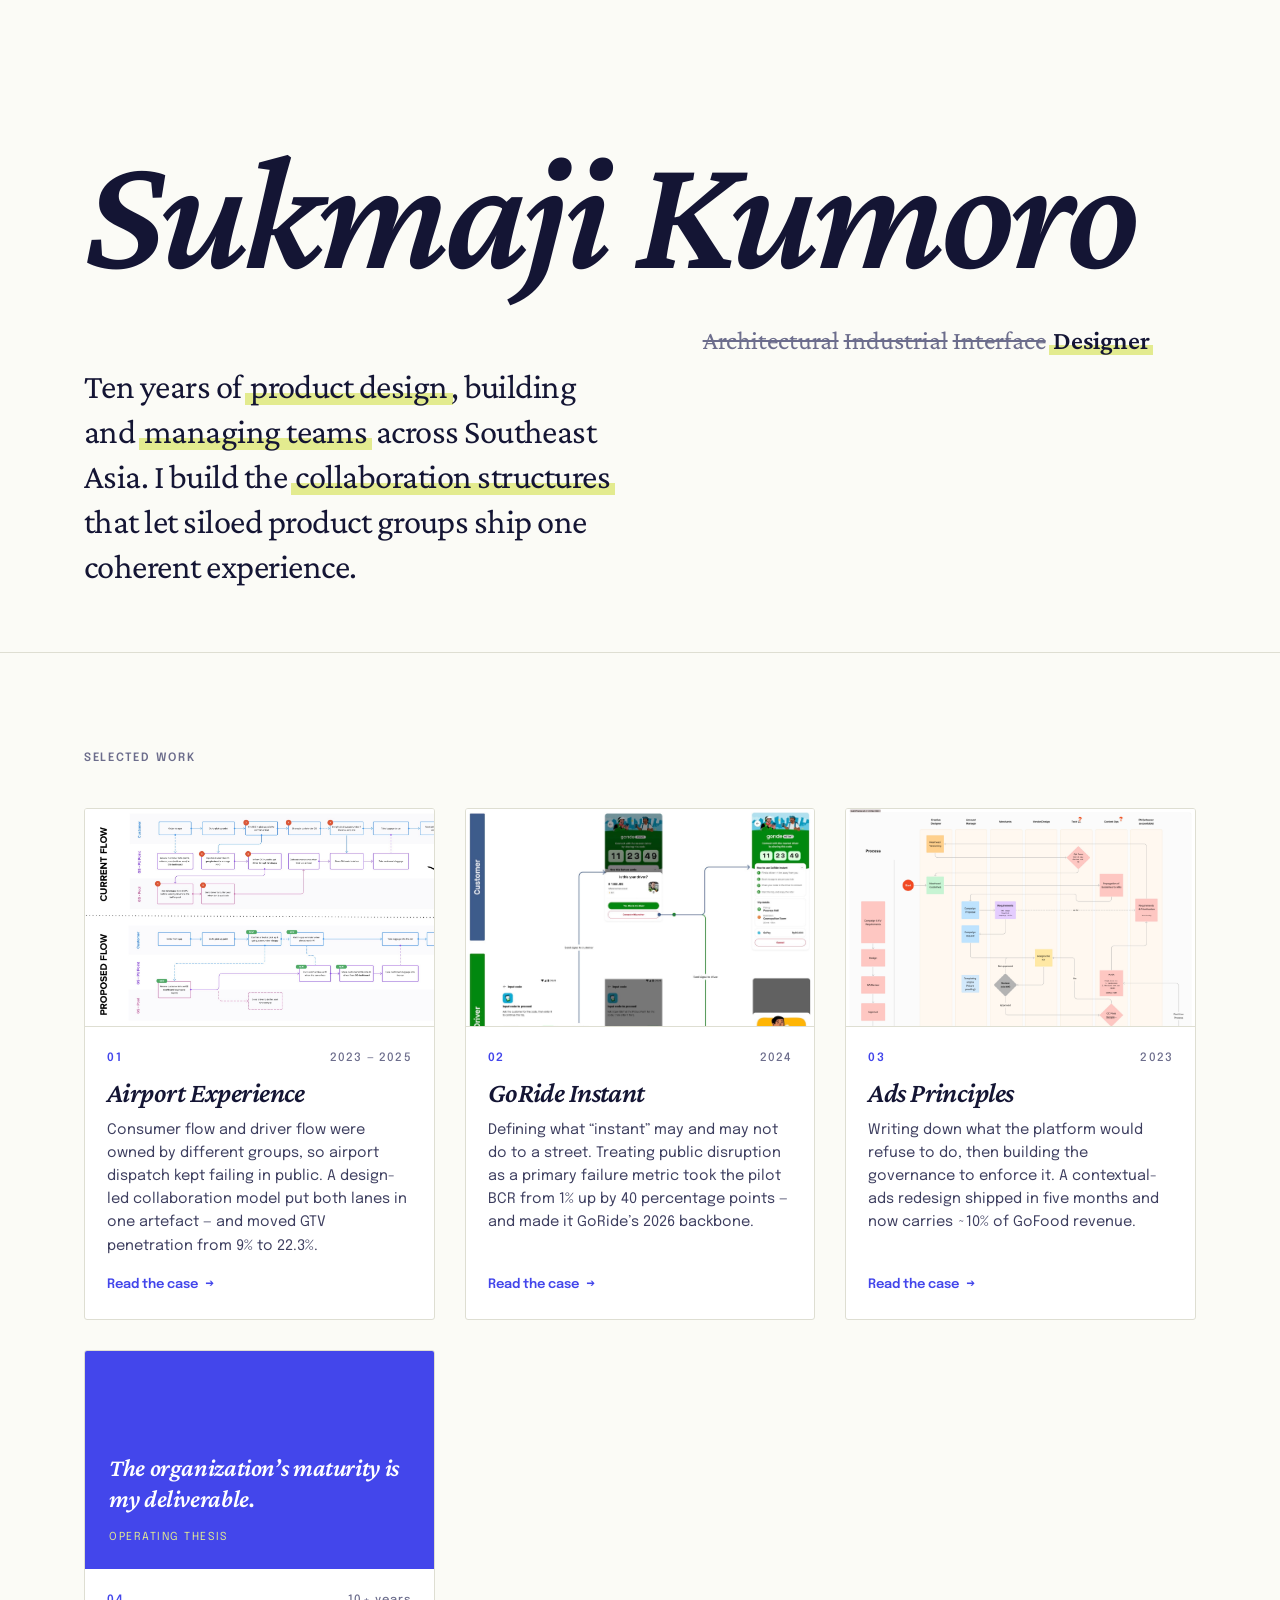
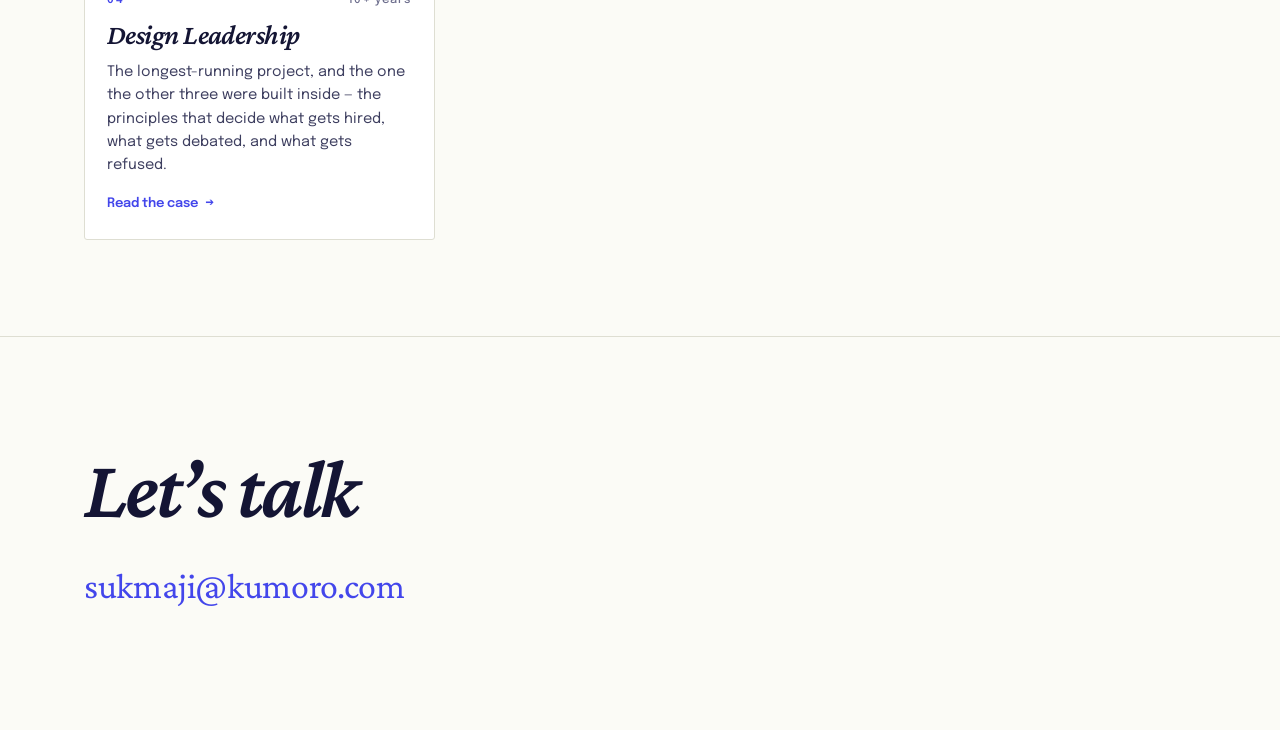
<file: brands/sukmaji/research/mockups/homepage.html>
<!DOCTYPE html>
<html lang="en">
<head>
<meta charset="utf-8">
<meta name="viewport" content="width=device-width, initial-scale=1">
<title>Sukmaji Kumoro — Head of Design, Mobility at Gojek</title>
<meta name="description" content="Design leader. Ten-plus years building design organizations at Gojek — Midtrans, Merchants, Ads, GoFood, and now Mobility.">
<link rel="preconnect" href="https://fonts.googleapis.com">
<link rel="preconnect" href="https://fonts.gstatic.com" crossorigin>
<link href="https://fonts.googleapis.com/css2?family=Crimson+Pro:ital,wght@0,400;0,500;0,600;0,700;1,400;1,600&family=Epilogue:ital,wght@0,400;0,500;0,600;0,700;1,400&display=swap" rel="stylesheet">
<link rel="stylesheet" href="site.css">
</head>
<body>

<main id="top">

  <!-- ============ HERO — identity + proposition, one section ============ -->
  <section class="hero">
    <div class="wrap">
      <h1>Sukmaji Kumoro</h1>

      <div class="hero-row">
        <div class="hero-id">
          <p class="descriptor">
            <span class="st">Architectural</span> <span class="st">Industrial</span>
            <span class="st">Interface</span> <span class="mk">Designer</span>
          </p>
        </div>

        <div class="hero-prop">
          <p>Ten years of <span class="mk">product design</span>, building and
          <span class="mk">managing teams</span> across Southeast Asia. I build the
          <span class="mk">collaboration structures</span> that let siloed product groups ship one
          coherent experience.</p>
        </div>
      </div>
    </div>
  </section>

  <!-- ============================ SELECTED WORK ============================ -->
  <section class="work" id="work">
    <div class="wrap">
      <div class="work-head">
        <p class="label">Selected work</p>
      </div>

      <div class="cards">

        <a class="card" href="work-airport-experience.html">
          <div class="thumb">
            <img src="../../assets/cs-002.png" alt="Service blueprint comparing the current airport pickup flow with the proposed flow" loading="lazy">
          </div>
          <div class="body">
            <div class="meta"><span class="num">01</span><span class="years">2023 — 2025</span></div>
            <h3>Airport Experience</h3>
            <p>Consumer flow and driver flow were owned by different groups, so airport dispatch kept
              failing in public. A design-led collaboration model put both lanes in one artefact — and
              moved GTV penetration from 9% to 22.3%.</p>
            <span class="more">Read the case <span class="arw" aria-hidden="true">→</span></span>
          </div>
        </a>

        <a class="card" href="work-goride-instant.html">
          <div class="thumb">
            <img src="../../assets/cs-008.png" alt="Paired customer and driver flow diagram for GoRide Instant" loading="lazy">
          </div>
          <div class="body">
            <div class="meta"><span class="num">02</span><span class="years">2024</span></div>
            <h3>GoRide Instant</h3>
            <p>Defining what “instant” may and may not do to a street. Treating public disruption as a
              primary failure metric took the pilot BCR from 1% up by 40 percentage points — and made
              it GoRide’s 2026 backbone.</p>
            <span class="more">Read the case <span class="arw" aria-hidden="true">→</span></span>
          </div>
        </a>

        <a class="card" href="work-ads-principles.html">
          <div class="thumb">
            <img src="../../assets/cs-010.png" alt="Swimlane audit process diagram for ad creative across seven functions" loading="lazy">
          </div>
          <div class="body">
            <div class="meta"><span class="num">03</span><span class="years">2023</span></div>
            <h3>Ads Principles</h3>
            <p>Writing down what the platform would refuse to do, then building the governance to
              enforce it. A contextual-ads redesign shipped in five months and now carries ~10% of
              GoFood revenue.</p>
            <span class="more">Read the case <span class="arw" aria-hidden="true">→</span></span>
          </div>
        </a>

        <a class="card" href="work-design-leadership.html">
          <div class="thumb plate-type">
            <q>The organization’s maturity is my deliverable.</q>
            <span class="attr">Operating thesis</span>
          </div>
          <div class="body">
            <div class="meta"><span class="num">04</span><span class="years">10+ years</span></div>
            <h3>Design Leadership</h3>
            <p>The longest-running project, and the one the other three were built inside — the
              principles that decide what gets hired, what gets debated, and what gets refused.</p>
            <span class="more">Read the case <span class="arw" aria-hidden="true">→</span></span>
          </div>
        </a>

      </div>
    </div>
  </section>

  <!-- ============================ CONTACT ============================ -->
  <section class="contact" id="contact">
    <div class="wrap">
      <h2>Let’s talk</h2>
      <a class="mail" href="mailto:sukmaji@kumoro.com">sukmaji@kumoro.com</a>
    </div>
  </section>
</main>

</body>
</html>
</file>
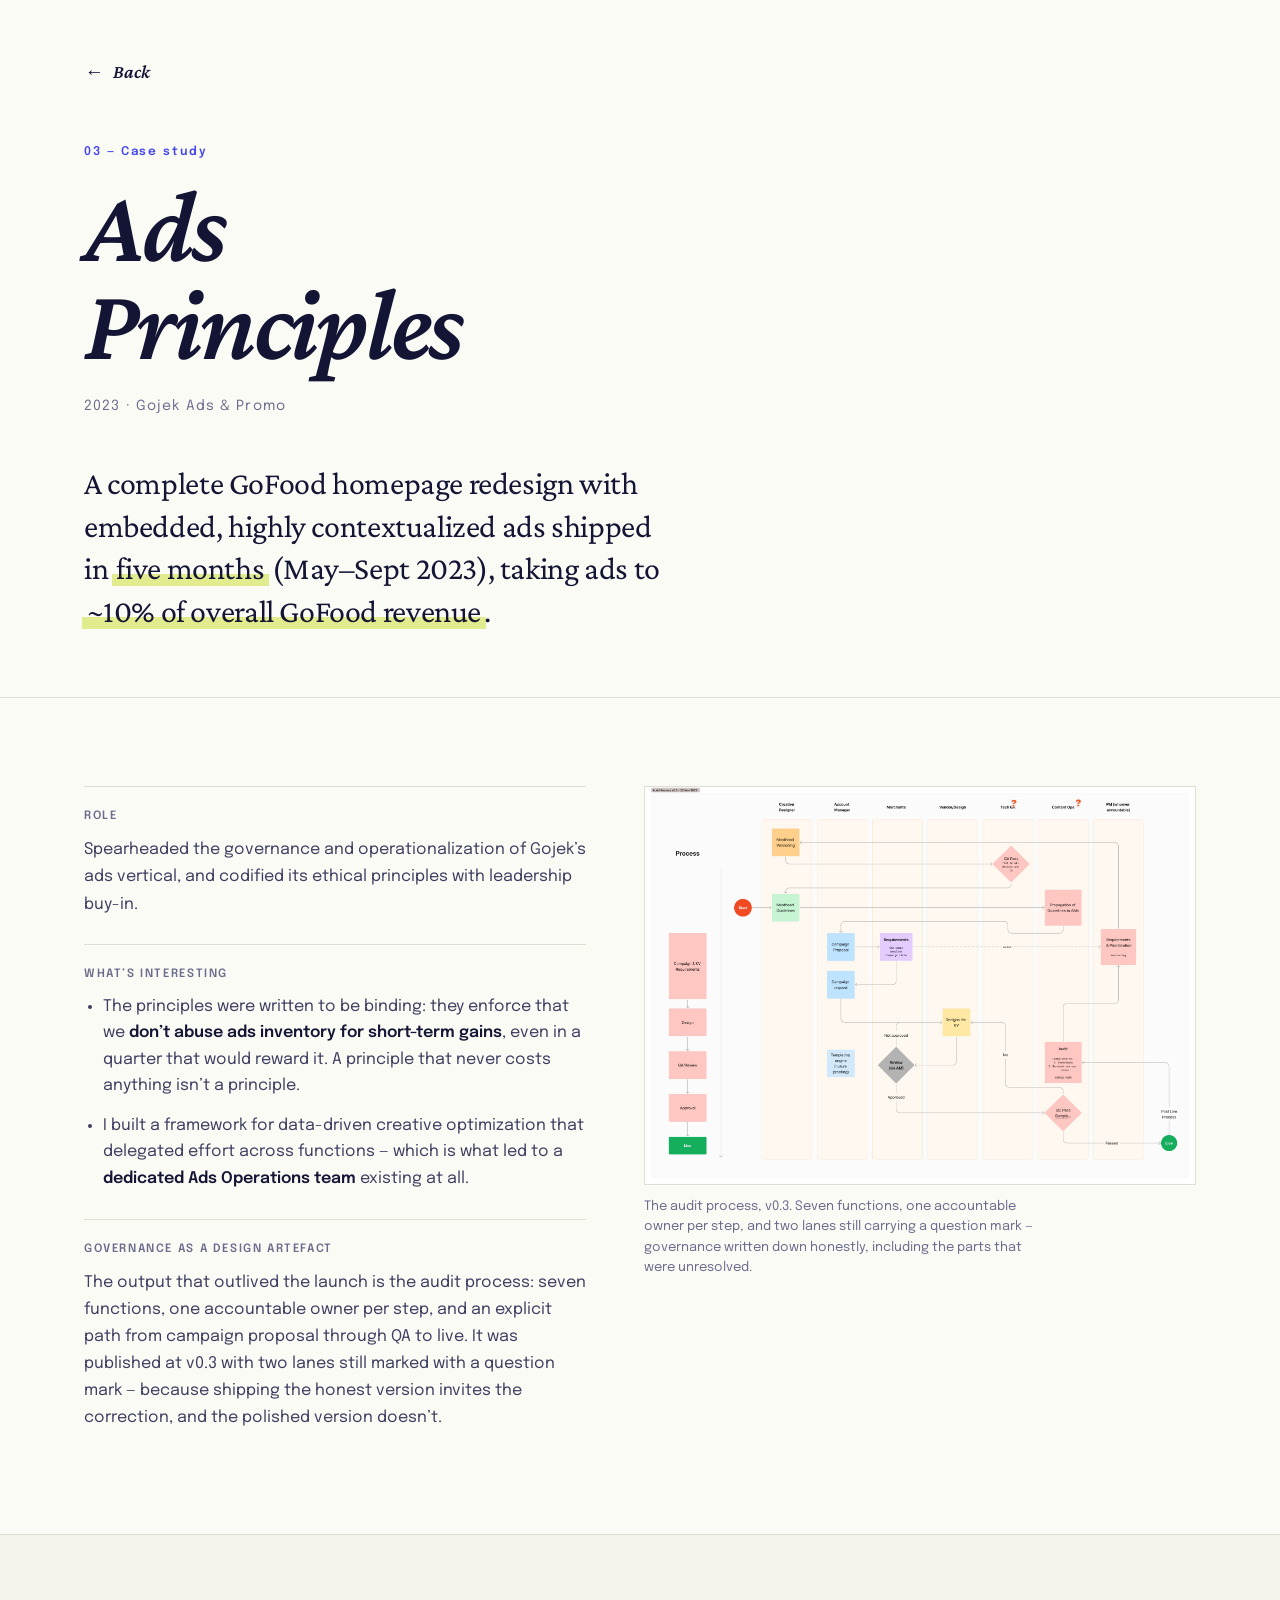
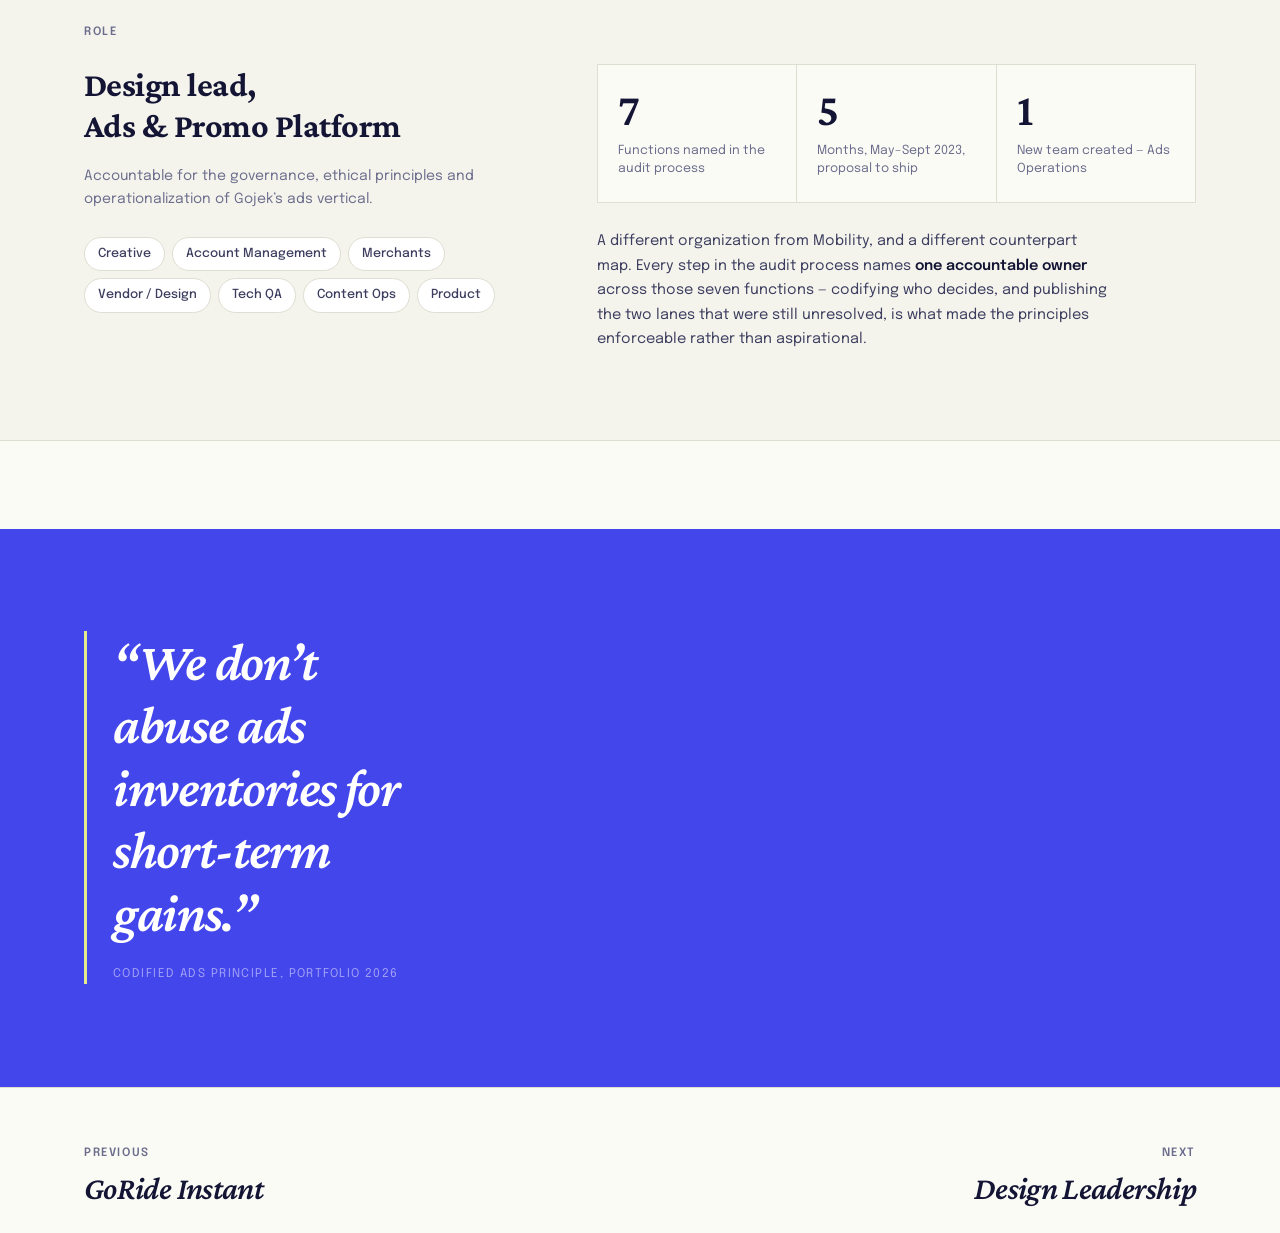
<file: brands/sukmaji/research/mockups/work-ads-principles.html>
<!DOCTYPE html>
<html lang="en">
<head>
<meta charset="utf-8">
<meta name="viewport" content="width=device-width, initial-scale=1">
<title>Ads Principles — Sukmaji Kumoro</title>
<meta name="description" content="Governance, ethical principles and operationalization for Gojek's ads vertical, plus a GoFood homepage redesign shipped in five months. 2023.">
<link rel="preconnect" href="https://fonts.googleapis.com">
<link rel="preconnect" href="https://fonts.gstatic.com" crossorigin>
<link href="https://fonts.googleapis.com/css2?family=Crimson+Pro:ital,wght@0,400;0,500;0,600;0,700;1,400;1,600&family=Epilogue:ital,wght@0,400;0,500;0,600;0,700;1,400&display=swap" rel="stylesheet">
<link rel="stylesheet" href="site.css">
</head>
<body>

<main>
  <section class="case-hero">
    <div class="wrap">
      <a class="back" href="homepage.html"><span aria-hidden="true">←</span> Back</a>
      <p class="num">03 — Case study</p>
      <h1>Ads<br>Principles</h1>
      <p class="years">2023 · Gojek Ads &amp; Promo</p>
      <p class="impact">A complete GoFood homepage redesign with embedded, highly contextualized ads
      shipped in <span class="mk">five months</span> (May–Sept 2023), taking ads to
      <span class="mk">~10% of overall GoFood revenue</span>.</p>
    </div>
  </section>

  <section class="case-main">
    <div class="wrap">
      <div class="case-grid">
        <div>
          <dl class="dl">
            <dt>Role</dt>
            <dd>Spearheaded the governance and operationalization of Gojek’s ads vertical, and codified
            its ethical principles with leadership buy-in.</dd>

            <dt>What’s interesting</dt>
            <dd>
              <ul>
                <li>The principles were written to be binding: they enforce that we
                <b>don’t abuse ads inventory for short-term gains</b>, even in a quarter that would
                reward it. A principle that never costs anything isn’t a principle.</li>
                <li>I built a framework for data-driven creative optimization that delegated effort
                across functions — which is what led to a <b>dedicated Ads Operations team</b>
                existing at all.</li>
              </ul>
            </dd>

            <dt>Governance as a design artefact</dt>
            <dd>The output that outlived the launch is the audit process: seven functions, one
            accountable owner per step, and an explicit path from campaign proposal through QA to live.
            It was published at v0.3 with two lanes still marked with a question mark — because
            shipping the honest version invites the correction, and the polished version doesn’t.</dd>
          </dl>
        </div>

        <div>
          <figure class="plate">
            <img src="../../assets/cs-010.png" alt="Swimlane audit process diagram for ad creative, spanning Creative Designer, Account Manager, Merchants, Vendor or Design, Tech QA, Content Ops and PM, ending at a live state" loading="lazy">
            <figcaption>The audit process, v0.3. Seven functions, one accountable owner per step, and
            two lanes still carrying a question mark — governance written down honestly, including the
            parts that were unresolved.</figcaption>
          </figure>
        </div>
      </div>
    </div>
  </section>


  <!-- ===== role / standing scope ===== -->
  <section class="role-scope">
    <div class="wrap">
      <p class="label">Role</p>
      <div class="scope-grid">
        <div>
          <h2 class="role-now">Design lead,<br>Ads &amp; Promo Platform</h2>
          <p class="role-meta">Accountable for the governance, ethical principles and
          operationalization of Gojek’s ads vertical.</p>
          <ul class="groups">
            <li>Creative</li>
            <li>Account Management</li>
            <li>Merchants</li>
            <li>Vendor / Design</li>
            <li>Tech QA</li>
            <li>Content Ops</li>
            <li>Product</li>
          </ul>
        </div>
        <div>
          <div class="counts">
            <div class="count"><span class="n">7</span><span class="t">Functions named in the audit process</span></div>
            <div class="count"><span class="n">5</span><span class="t">Months, May–Sept 2023, proposal to ship</span></div>
            <div class="count"><span class="n">1</span><span class="t">New team created — Ads Operations</span></div>
          </div>
          <p class="counterparts">A different organization from Mobility, and a different counterpart
          map. Every step in the audit process names <b>one accountable owner</b> across those seven
          functions — codifying who decides, and publishing the two lanes that were still unresolved,
          is what made the principles enforceable rather than aspirational.</p>
        </div>
      </div>
    </div>
  </section>

  <section class="pull-band">
    <div class="wrap">
      <blockquote class="pull">
        <p>“We don’t abuse ads inventories for short-term gains.”</p>
        <cite>Codified ads principle, Portfolio 2026</cite>
      </blockquote>
    </div>
  </section>

  <nav class="pager" aria-label="More work">
    <div class="wrap">
      <a href="work-goride-instant.html">
        <span class="dir">Previous</span>
        <span class="ttl">GoRide Instant</span>
      </a>
      <a class="next" href="work-design-leadership.html">
        <span class="dir">Next</span>
        <span class="ttl">Design Leadership</span>
      </a>
    </div>
  </nav>
</main>

</body>
</html>
</file>
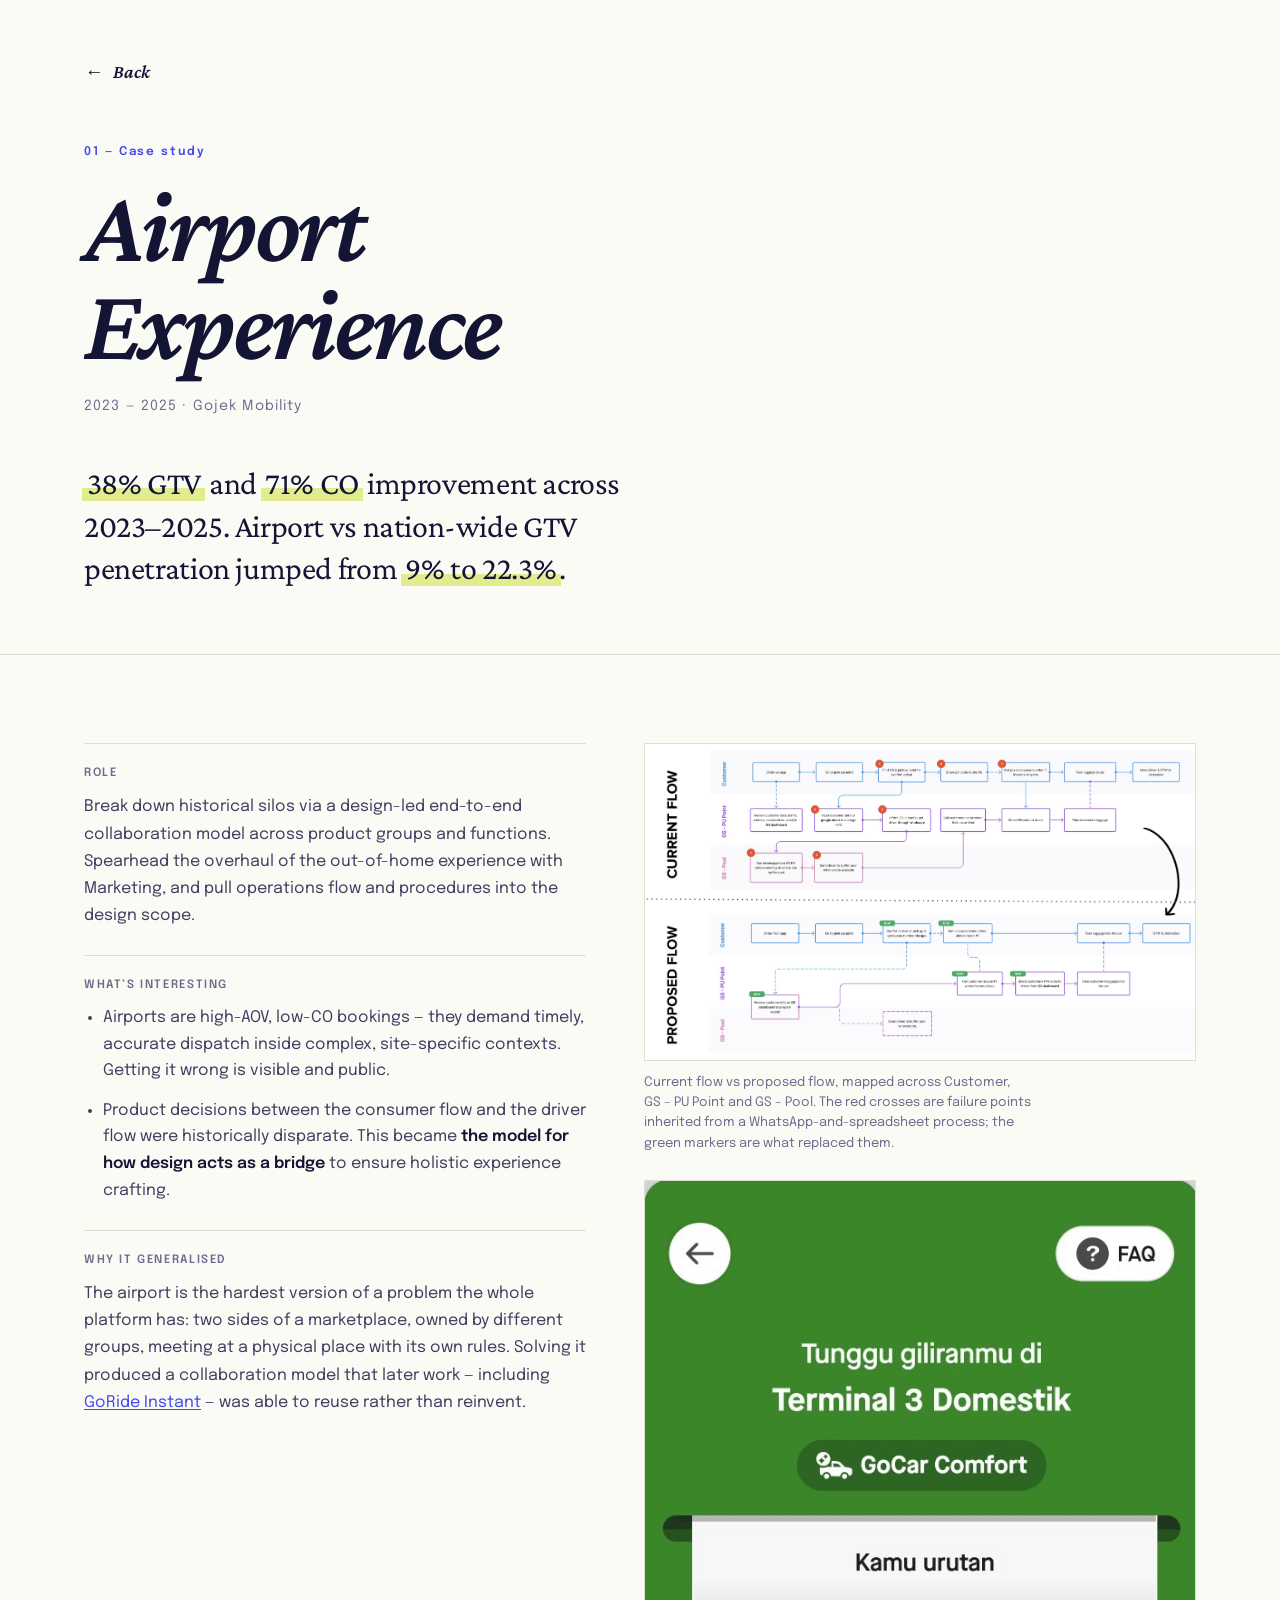
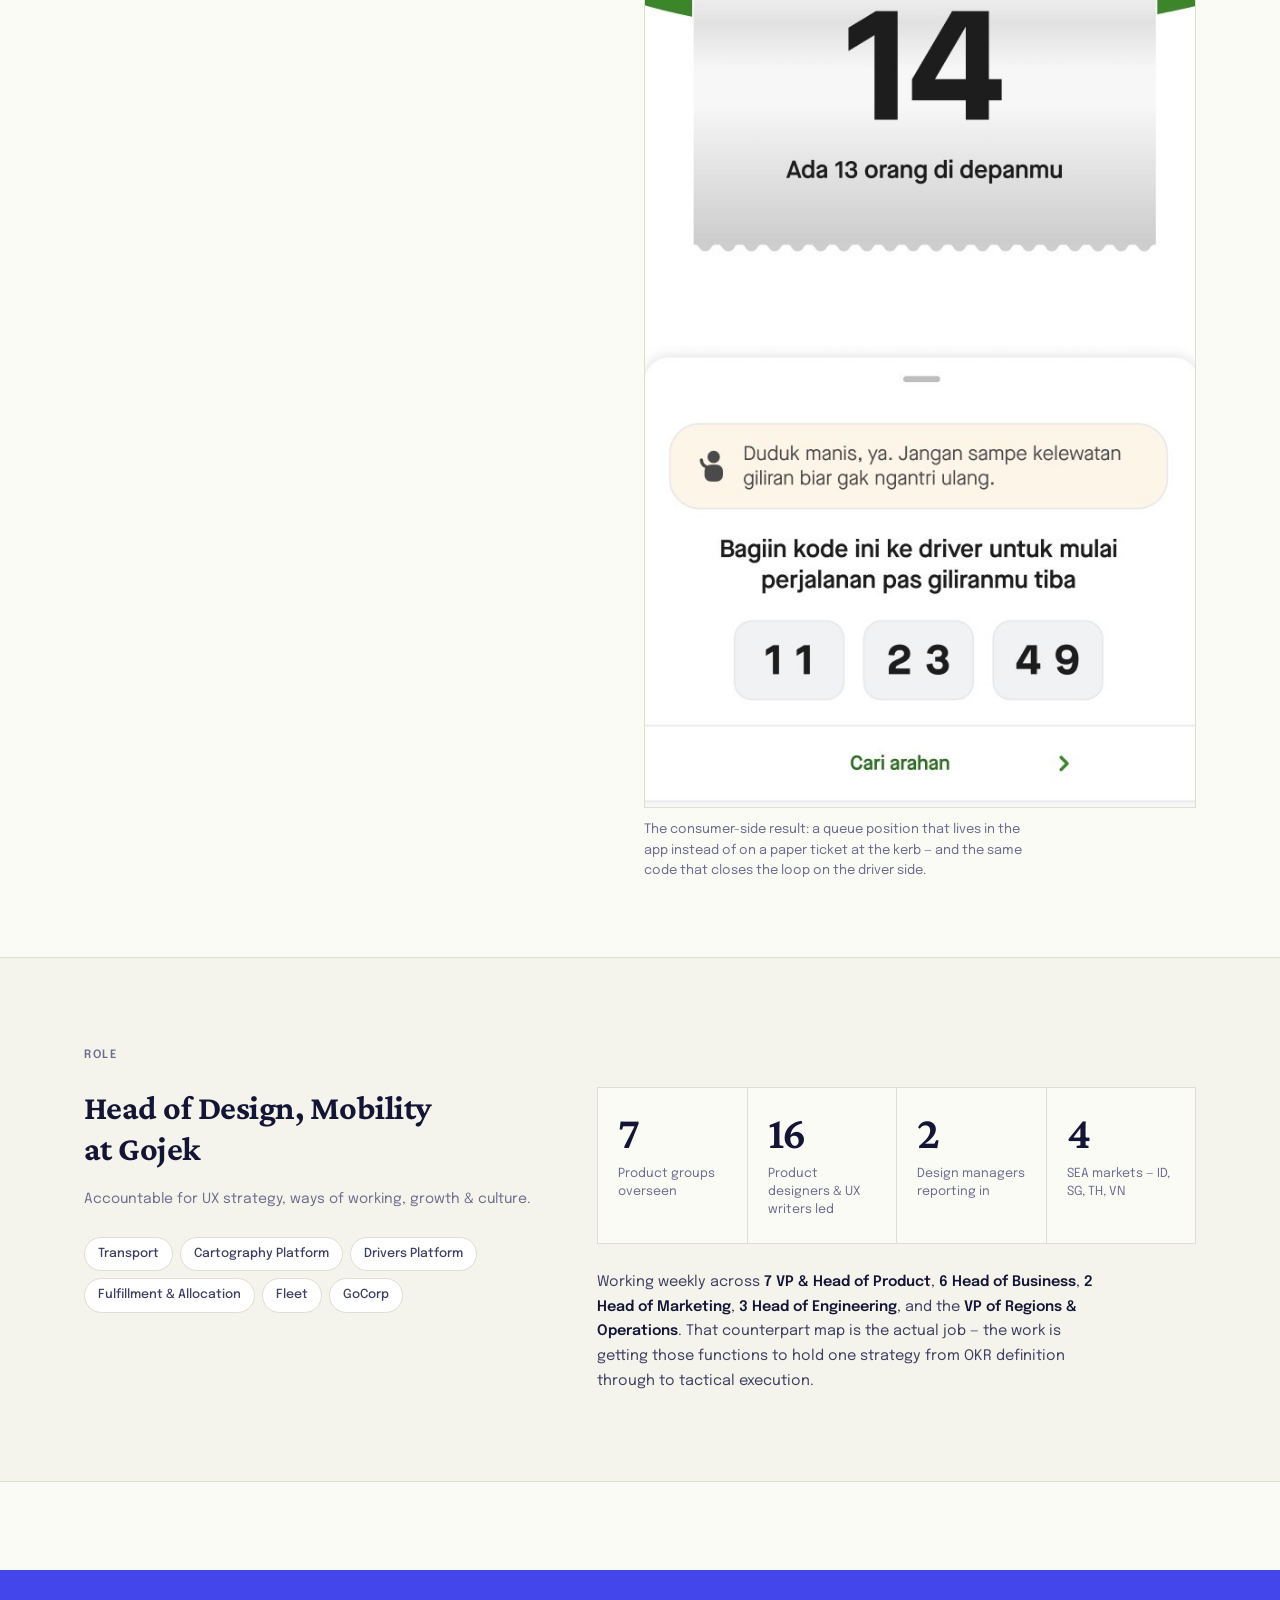
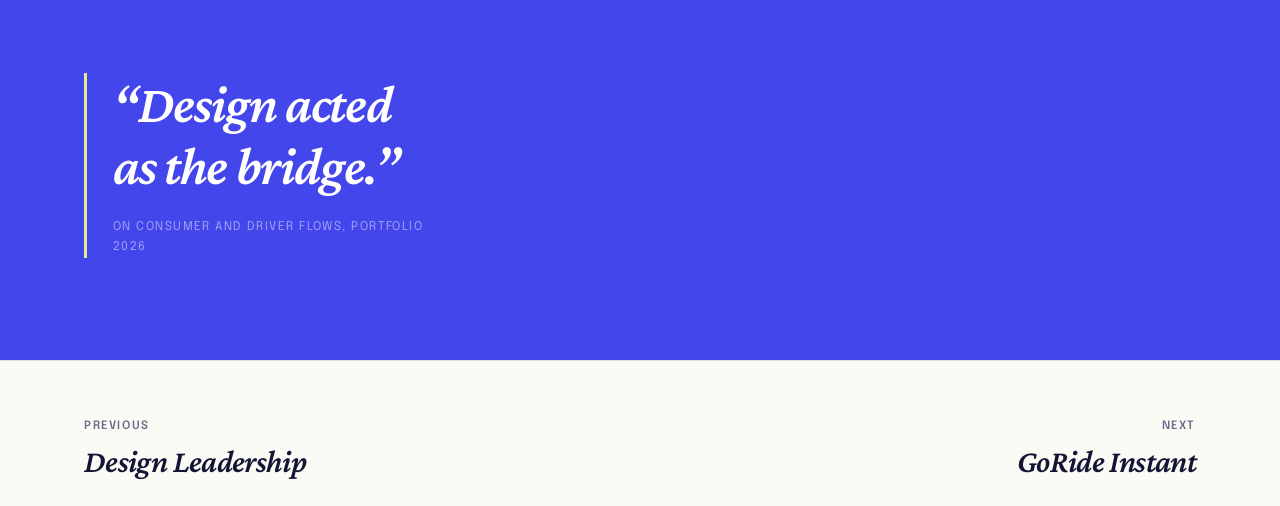
<file: brands/sukmaji/research/mockups/work-airport-experience.html>
<!DOCTYPE html>
<html lang="en">
<head>
<meta charset="utf-8">
<meta name="viewport" content="width=device-width, initial-scale=1">
<title>Airport Experience — Sukmaji Kumoro</title>
<meta name="description" content="Breaking down historical silos between consumer and driver flows at Gojek's airport pickups. 38% GTV improvement, 2023–2025.">
<link rel="preconnect" href="https://fonts.googleapis.com">
<link rel="preconnect" href="https://fonts.gstatic.com" crossorigin>
<link href="https://fonts.googleapis.com/css2?family=Crimson+Pro:ital,wght@0,400;0,500;0,600;0,700;1,400;1,600&family=Epilogue:ital,wght@0,400;0,500;0,600;0,700;1,400&display=swap" rel="stylesheet">
<link rel="stylesheet" href="site.css">
</head>
<body>

<main>
  <section class="case-hero">
    <div class="wrap">
      <a class="back" href="homepage.html"><span aria-hidden="true">←</span> Back</a>
      <p class="num">01 — Case study</p>
      <h1>Airport<br>Experience</h1>
      <p class="years">2023 — 2025 · Gojek Mobility</p>
      <p class="impact"><span class="mk">38% GTV</span> and <span class="mk">71% CO</span> improvement
      across 2023–2025. Airport vs nation-wide GTV penetration jumped from
      <span class="mk">9% to 22.3%</span>.</p>
    </div>
  </section>

  <section class="case-main">
    <div class="wrap">
      <div class="case-grid">
        <div>
          <dl class="dl">
            <dt>Role</dt>
            <dd>Break down historical silos via a design-led end-to-end collaboration model across
            product groups and functions. Spearhead the overhaul of the out-of-home experience with
            Marketing, and pull operations flow and procedures into the design scope.</dd>

            <dt>What’s interesting</dt>
            <dd>
              <ul>
                <li>Airports are high-AOV, low-CO bookings — they demand timely, accurate dispatch
                inside complex, site-specific contexts. Getting it wrong is visible and public.</li>
                <li>Product decisions between the consumer flow and the driver flow were historically
                disparate. This became <b>the model for how design acts as a bridge</b> to ensure
                holistic experience crafting.</li>
              </ul>
            </dd>

            <dt>Why it generalised</dt>
            <dd>The airport is the hardest version of a problem the whole platform has: two sides of a
            marketplace, owned by different groups, meeting at a physical place with its own rules.
            Solving it produced a collaboration model that later work — including
            <a href="work-goride-instant.html">GoRide Instant</a> — was able to reuse rather than
            reinvent.</dd>
          </dl>
        </div>

        <div>
          <figure class="plate">
            <img src="../../assets/cs-002.png" alt="Service blueprint comparing the current airport pickup flow against the proposed flow, across three lanes: Customer, Ground Staff at pick-up point, and Ground Staff pool" loading="lazy">
            <figcaption>Current flow vs proposed flow, mapped across Customer, GS&nbsp;–&nbsp;PU Point
            and GS&nbsp;–&nbsp;Pool. The red crosses are failure points inherited from a
            WhatsApp-and-spreadsheet process; the green markers are what replaced them.</figcaption>
          </figure>
          <figure class="plate">
            <img src="../../assets/cs-006.png" alt="In-app queue screen showing queue position 14 at Terminal 3 Domestik for GoCar Comfort, with a code to share with the driver" loading="lazy">
            <figcaption>The consumer-side result: a queue position that lives in the app instead of on
            a paper ticket at the kerb — and the same code that closes the loop on the driver side.</figcaption>
          </figure>
        </div>
      </div>
    </div>
  </section>


  <!-- ===== role / standing scope ===== -->
  <section class="role-scope">
    <div class="wrap">
      <p class="label">Role</p>
      <div class="scope-grid">
        <div>
          <h2 class="role-now">Head of Design, Mobility<br>at&nbsp;Gojek</h2>
          <p class="role-meta">Accountable for UX strategy, ways of working, growth &amp; culture.</p>
          <ul class="groups">
            <li>Transport</li>
            <li>Cartography Platform</li>
            <li>Drivers Platform</li>
            <li>Fulfillment &amp; Allocation</li>
            <li>Fleet</li>
            <li>GoCorp</li>
          </ul>
        </div>
        <div>
          <div class="counts">
            <div class="count"><span class="n">7</span><span class="t">Product groups overseen</span></div>
            <div class="count"><span class="n">16</span><span class="t">Product designers &amp; UX writers led</span></div>
            <div class="count"><span class="n">2</span><span class="t">Design managers reporting in</span></div>
            <div class="count"><span class="n">4</span><span class="t">SEA markets — ID, SG, TH, VN</span></div>
          </div>
          <p class="counterparts">Working weekly across <b>7 VP &amp; Head of Product</b>,
          <b>6 Head of Business</b>, <b>2 Head of Marketing</b>, <b>3 Head of Engineering</b>, and the
          <b>VP of Regions &amp; Operations</b>. That counterpart map is the actual job — the work is
          getting those functions to hold one strategy from OKR definition through to tactical execution.</p>
        </div>
      </div>
    </div>
  </section>

  <section class="pull-band">
    <div class="wrap">
      <blockquote class="pull">
        <p>“Design acted as the bridge.”</p>
        <cite>On consumer and driver flows, Portfolio 2026</cite>
      </blockquote>
    </div>
  </section>

  <nav class="pager" aria-label="More work">
    <div class="wrap">
      <a href="work-design-leadership.html">
        <span class="dir">Previous</span>
        <span class="ttl">Design Leadership</span>
      </a>
      <a class="next" href="work-goride-instant.html">
        <span class="dir">Next</span>
        <span class="ttl">GoRide Instant</span>
      </a>
    </div>
  </nav>
</main>

</body>
</html>
</file>
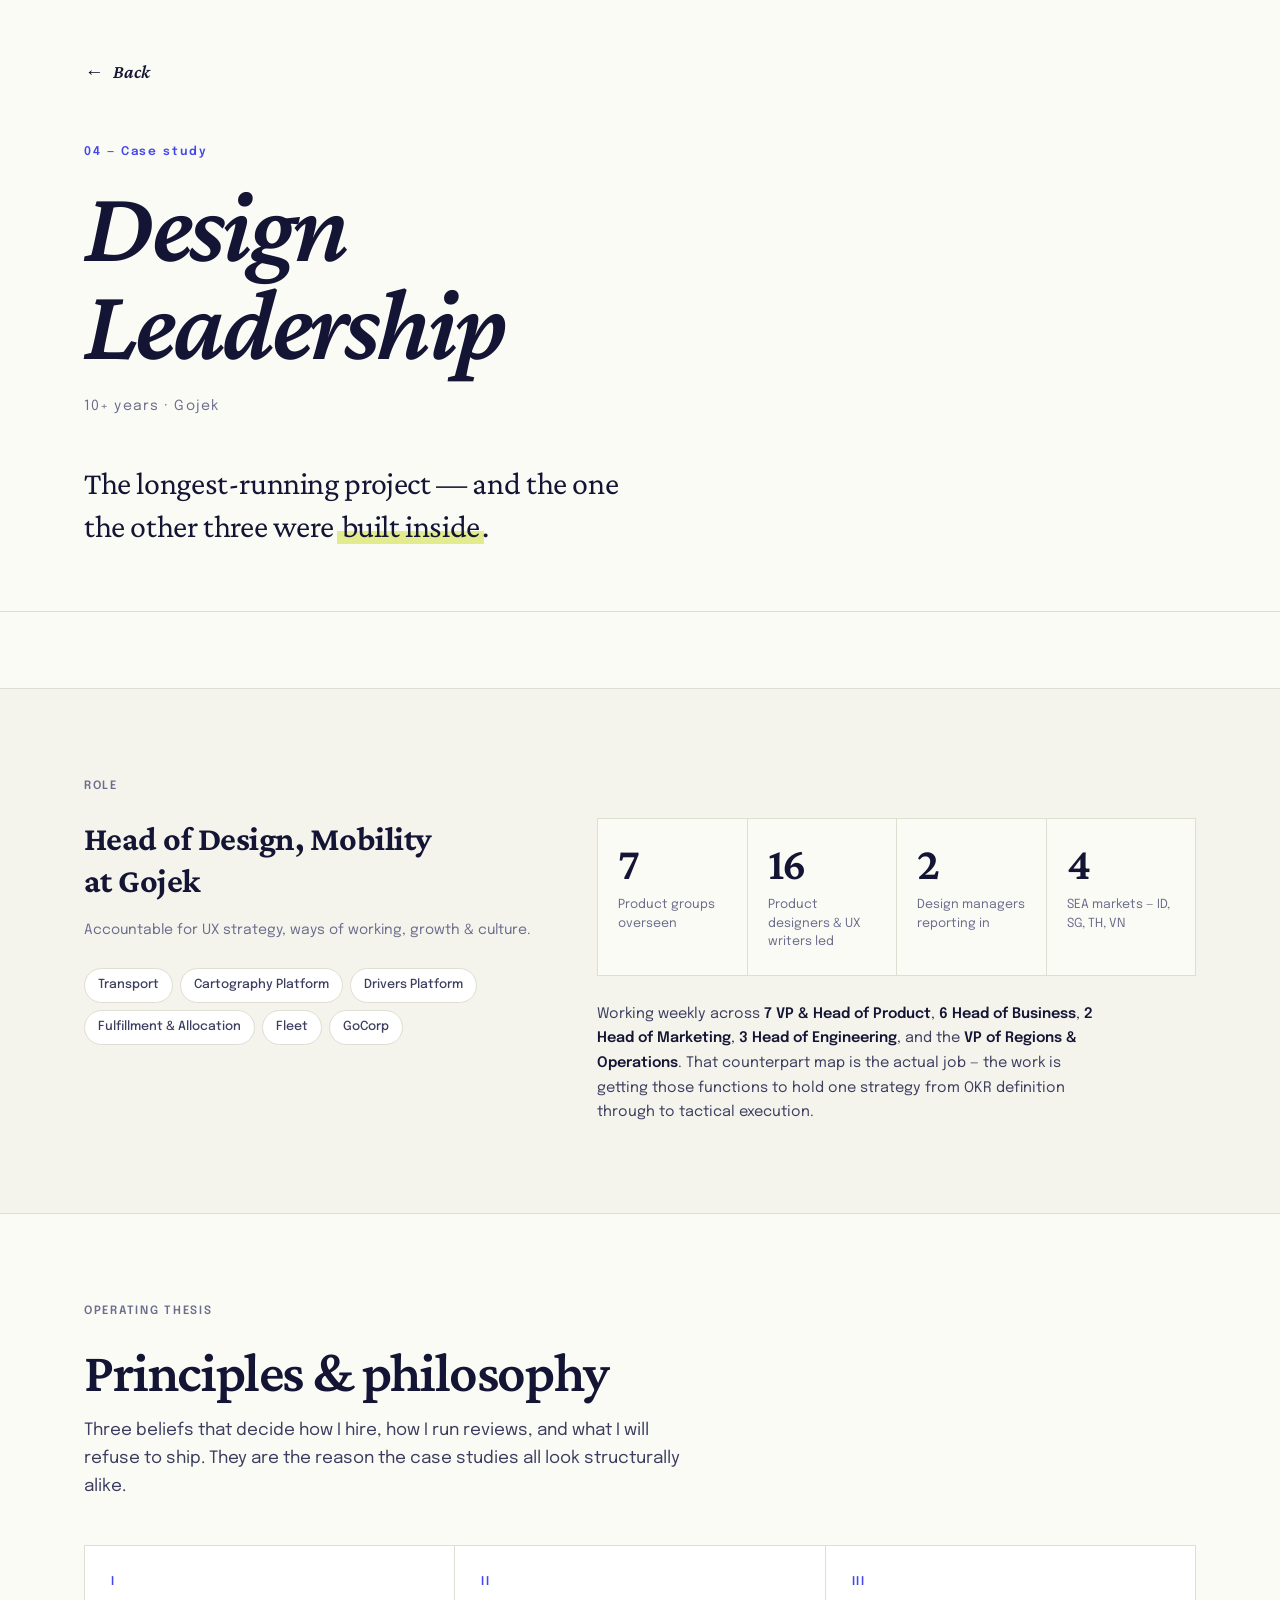
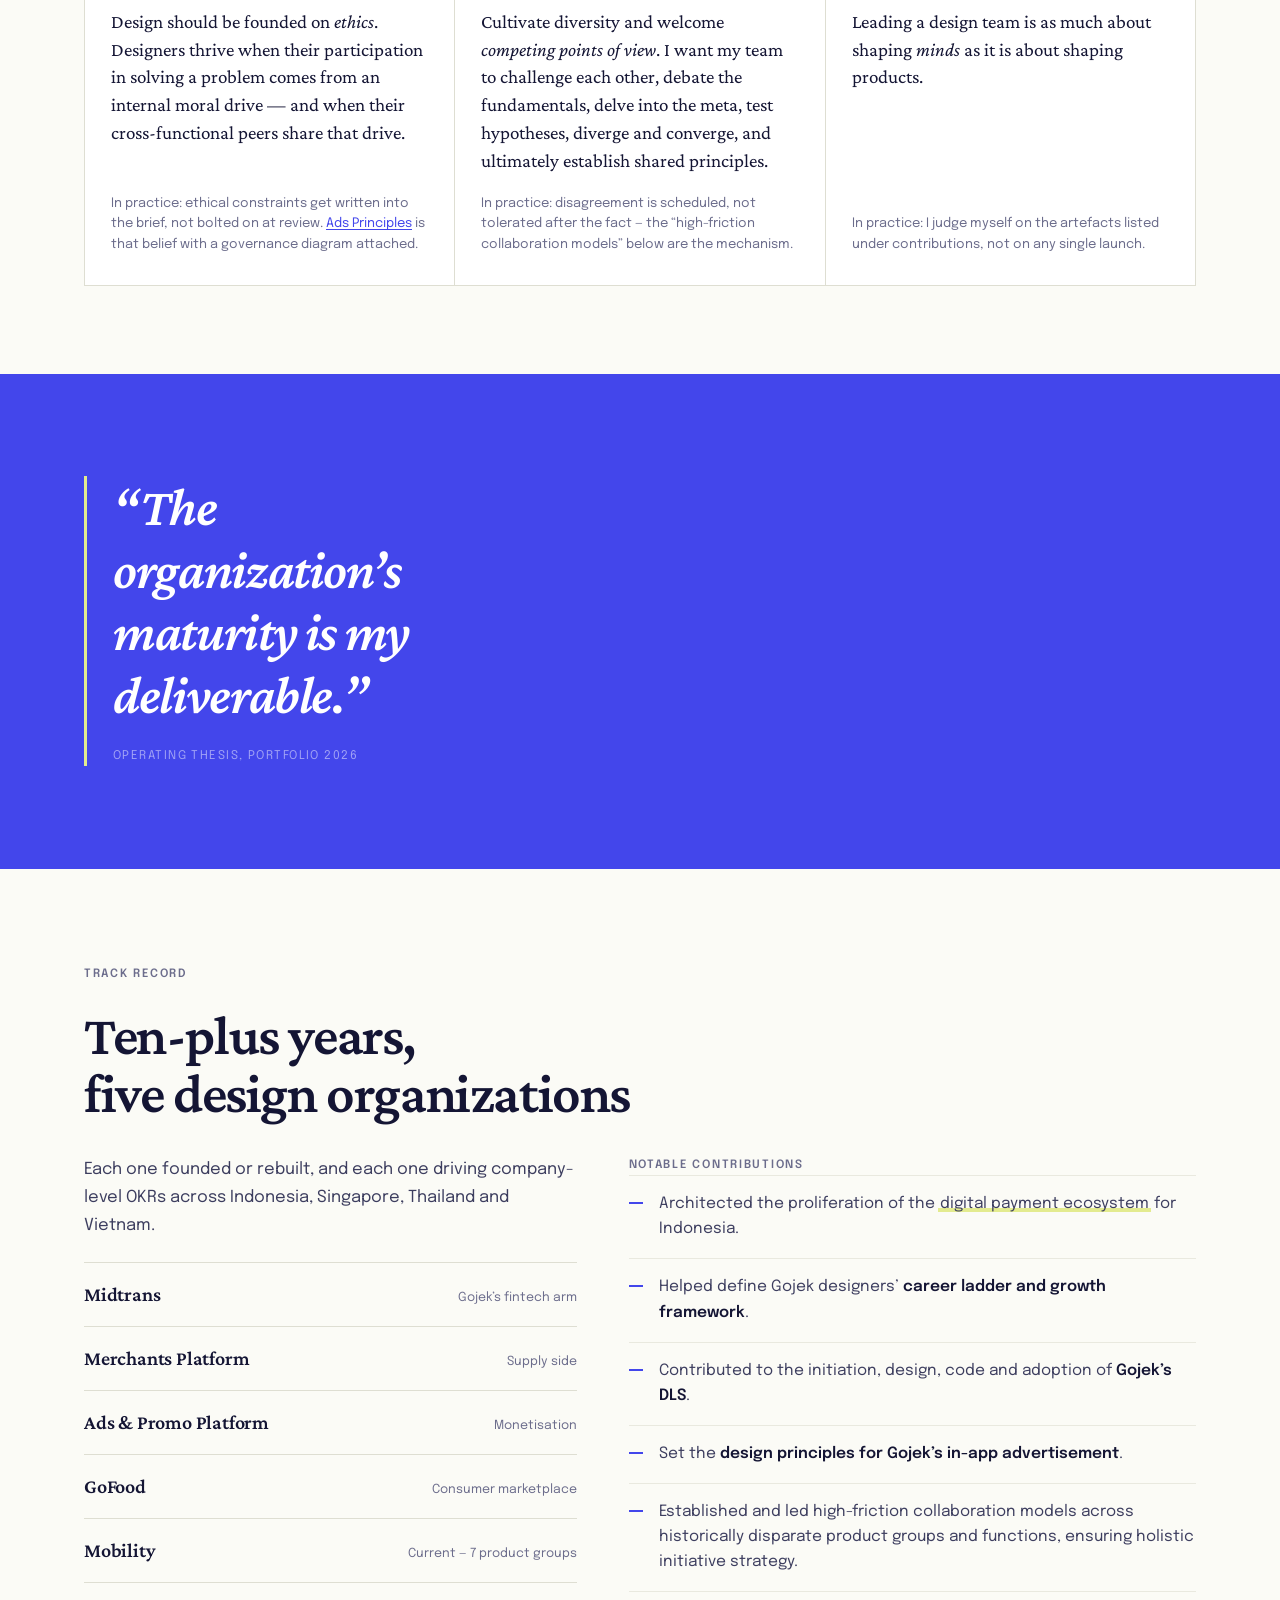
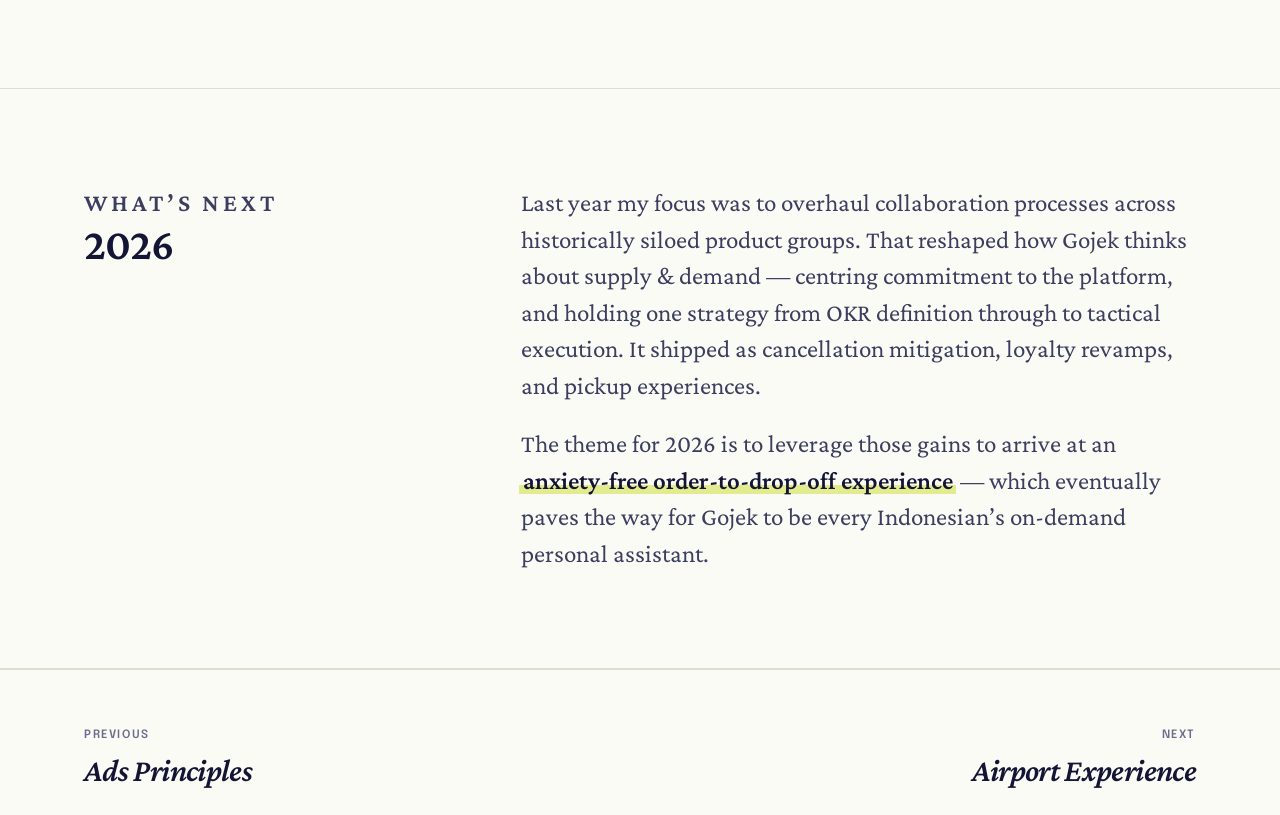
<file: brands/sukmaji/research/mockups/work-design-leadership.html>
<!DOCTYPE html>
<html lang="en">
<head>
<meta charset="utf-8">
<meta name="viewport" content="width=device-width, initial-scale=1">
<title>Design Leadership — Sukmaji Kumoro</title>
<meta name="description" content="Principles and philosophy, the design organizations behind them, and the 2026 theme — an anxiety-free order-to-drop-off experience.">
<link rel="preconnect" href="https://fonts.googleapis.com">
<link rel="preconnect" href="https://fonts.gstatic.com" crossorigin>
<link href="https://fonts.googleapis.com/css2?family=Crimson+Pro:ital,wght@0,400;0,500;0,600;0,700;1,400;1,600&family=Epilogue:ital,wght@0,400;0,500;0,600;0,700;1,400&display=swap" rel="stylesheet">
<link rel="stylesheet" href="site.css">
</head>
<body>

<main>
  <section class="case-hero">
    <div class="wrap">
      <a class="back" href="homepage.html"><span aria-hidden="true">←</span> Back</a>
      <p class="num">04 — Case study</p>
      <h1>Design<br>Leadership</h1>
      <p class="years">10+ years · Gojek</p>
      <p class="impact">The longest-running project — and the one the other three were
      <span class="mk">built inside</span>.</p>
    </div>
  </section>


  <!-- ===== role / standing scope ===== -->
  <section class="role-scope">
    <div class="wrap">
      <p class="label">Role</p>
      <div class="scope-grid">
        <div>
          <h2 class="role-now">Head of Design, Mobility<br>at&nbsp;Gojek</h2>
          <p class="role-meta">Accountable for UX strategy, ways of working, growth &amp; culture.</p>
          <ul class="groups">
            <li>Transport</li>
            <li>Cartography Platform</li>
            <li>Drivers Platform</li>
            <li>Fulfillment &amp; Allocation</li>
            <li>Fleet</li>
            <li>GoCorp</li>
          </ul>
        </div>
        <div>
          <div class="counts">
            <div class="count"><span class="n">7</span><span class="t">Product groups overseen</span></div>
            <div class="count"><span class="n">16</span><span class="t">Product designers &amp; UX writers led</span></div>
            <div class="count"><span class="n">2</span><span class="t">Design managers reporting in</span></div>
            <div class="count"><span class="n">4</span><span class="t">SEA markets — ID, SG, TH, VN</span></div>
          </div>
          <p class="counterparts">Working weekly across <b>7 VP &amp; Head of Product</b>,
          <b>6 Head of Business</b>, <b>2 Head of Marketing</b>, <b>3 Head of Engineering</b>, and the
          <b>VP of Regions &amp; Operations</b>. That counterpart map is the actual job — the work is
          getting those functions to hold one strategy from OKR definition through to tactical execution.</p>
        </div>
      </div>
    </div>
  </section>

  <!-- ===== principles & philosophy ===== -->
  <section class="case-main">
    <div class="wrap">
      <p class="label">Operating thesis</p>
      <h2 class="sec" style="margin-bottom:16px">Principles &amp; philosophy</h2>
      <p style="max-width:60ch;color:var(--ink-soft);margin:0 0 clamp(30px,4vw,44px)">
        Three beliefs that decide how I hire, how I run reviews, and what I will refuse to ship.
        They are the reason the case studies all look structurally alike.</p>

      <div class="beliefs">
        <article class="belief">
          <p class="i">I</p>
          <p>Design should be founded on <em>ethics</em>. Designers thrive when their participation in
          solving a problem comes from an internal moral drive — and when their cross-functional peers
          share that drive.</p>
          <p class="kicker">In practice: ethical constraints get written into the brief, not bolted on
          at review. <a href="work-ads-principles.html">Ads Principles</a> is that belief with a
          governance diagram attached.</p>
        </article>
        <article class="belief">
          <p class="i">II</p>
          <p>Cultivate diversity and welcome <em>competing points of view</em>. I want my team to
          challenge each other, debate the fundamentals, delve into the meta, test hypotheses, diverge
          and converge, and ultimately establish shared principles.</p>
          <p class="kicker">In practice: disagreement is scheduled, not tolerated after the fact — the
          “high-friction collaboration models” below are the mechanism.</p>
        </article>
        <article class="belief">
          <p class="i">III</p>
          <p>Leading a design team is as much about shaping <em>minds</em> as it is about shaping
          products.</p>
          <p class="kicker">In practice: I judge myself on the artefacts listed under contributions,
          not on any single launch.</p>
        </article>
      </div>
    </div>
  </section>

  <section class="pull-band">
    <div class="wrap">
      <blockquote class="pull">
        <p>“The organization’s maturity is my deliverable.”</p>
        <cite>Operating thesis, Portfolio 2026</cite>
      </blockquote>
    </div>
  </section>

  <!-- ===== track record ===== -->
  <section class="record" id="record">
    <div class="wrap">
      <p class="label">Track record</p>
      <h2 class="sec" style="margin-bottom:34px">Ten-plus years,<br>five design organizations</h2>
      <div class="record-grid">
        <div>
          <p class="body">Each one founded or rebuilt, and each one driving company-level OKRs across
          Indonesia, Singapore, Thailand and Vietnam.</p>
          <ul class="orgs">
            <li><b>Midtrans</b> <span>Gojek’s fintech arm</span></li>
            <li><b>Merchants Platform</b> <span>Supply side</span></li>
            <li><b>Ads &amp; Promo Platform</b> <span>Monetisation</span></li>
            <li><b>GoFood</b> <span>Consumer marketplace</span></li>
            <li><b>Mobility</b> <span>Current — 7 product groups</span></li>
          </ul>
        </div>
        <div>
          <p class="label" style="margin-bottom:0">Notable contributions</p>
          <ul class="contrib">
            <li>Architected the proliferation of the <span class="mk">digital payment ecosystem</span>
            for Indonesia.</li>
            <li>Helped define Gojek designers’ <b>career ladder and growth framework</b>.</li>
            <li>Contributed to the initiation, design, code and adoption of <b>Gojek’s DLS</b>.</li>
            <li>Set the <b>design principles for Gojek’s in-app advertisement</b>.</li>
            <li>Established and led high-friction collaboration models across historically disparate
            product groups and functions, ensuring holistic initiative strategy.</li>
          </ul>
        </div>
      </div>
    </div>
  </section>

  <!-- ===== what's next ===== -->
  <section class="next-sec">
    <div class="wrap">
      <div class="next-grid">
        <div>
          <p class="label" style="margin-bottom:0">What’s next</p>
          <h2 class="sec" style="font-size:clamp(28px,4vw,44px)">2026</h2>
        </div>
        <div>
          <p>Last year my focus was to overhaul collaboration processes across historically siloed
          product groups. That reshaped how Gojek thinks about supply &amp; demand — centring
          commitment to the platform, and holding one strategy from OKR definition through to tactical
          execution. It shipped as cancellation mitigation, loyalty revamps, and pickup experiences.</p>
          <p>The theme for 2026 is to leverage those gains to arrive at an
          <strong><span class="mk">anxiety-free order-to-drop-off experience</span></strong> — which
          eventually paves the way for Gojek to be every Indonesian’s on-demand personal assistant.</p>
        </div>
      </div>
    </div>
  </section>

  <nav class="pager" aria-label="More work">
    <div class="wrap">
      <a href="work-ads-principles.html">
        <span class="dir">Previous</span>
        <span class="ttl">Ads Principles</span>
      </a>
      <a class="next" href="work-airport-experience.html">
        <span class="dir">Next</span>
        <span class="ttl">Airport Experience</span>
      </a>
    </div>
  </nav>
</main>

</body>
</html>
</file>
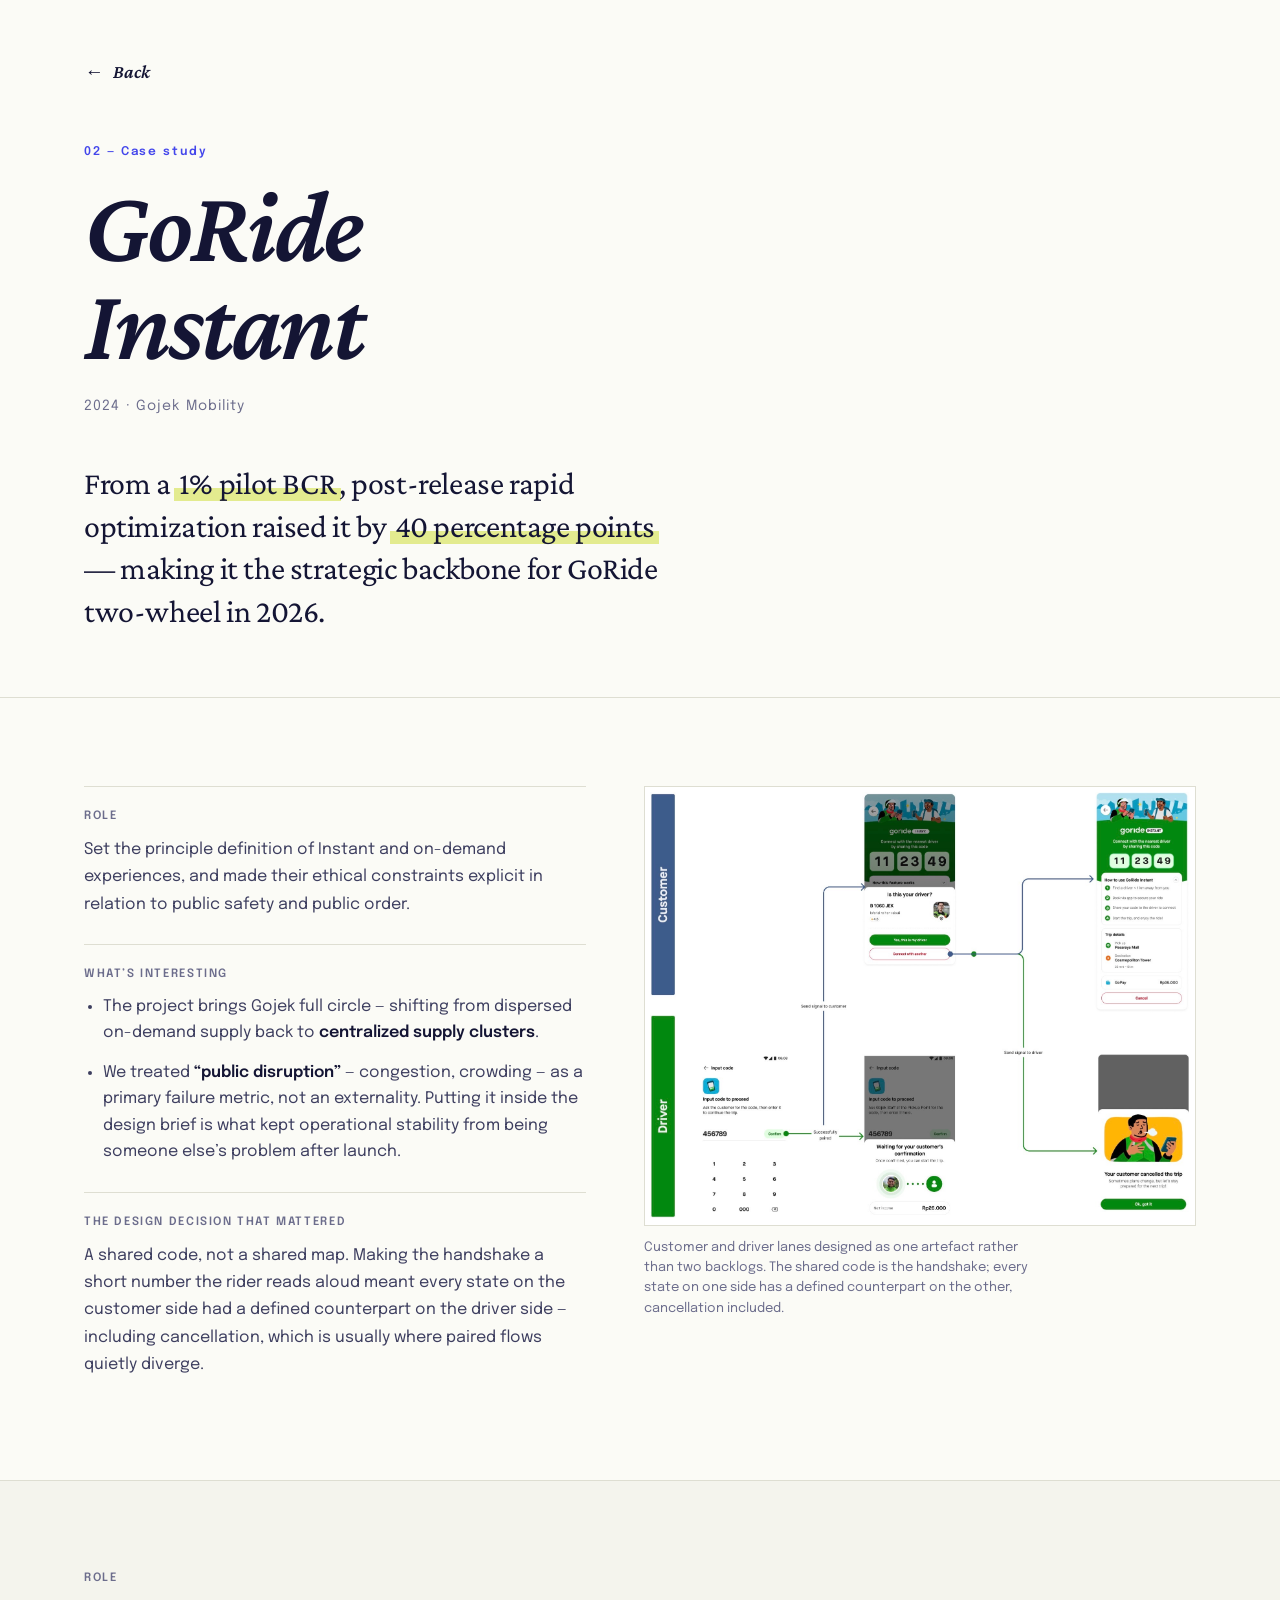
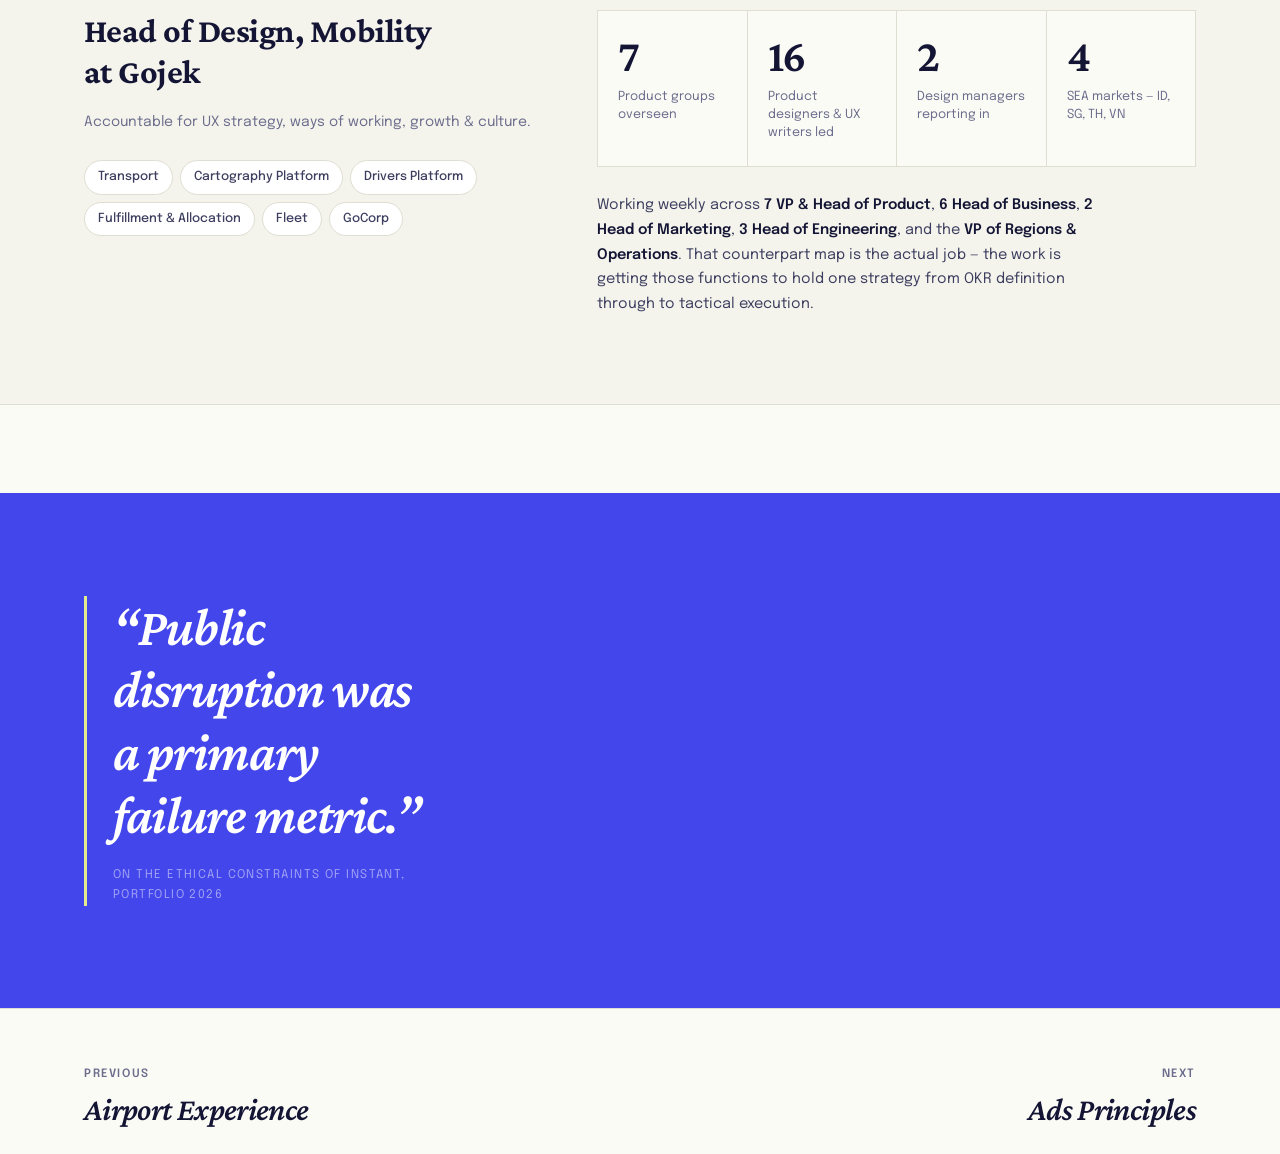
<file: brands/sukmaji/research/mockups/work-goride-instant.html>
<!DOCTYPE html>
<html lang="en">
<head>
<meta charset="utf-8">
<meta name="viewport" content="width=device-width, initial-scale=1">
<title>GoRide Instant — Sukmaji Kumoro</title>
<meta name="description" content="Defining instant and on-demand experiences at Gojek, with public disruption treated as a primary failure metric. 2024.">
<link rel="preconnect" href="https://fonts.googleapis.com">
<link rel="preconnect" href="https://fonts.gstatic.com" crossorigin>
<link href="https://fonts.googleapis.com/css2?family=Crimson+Pro:ital,wght@0,400;0,500;0,600;0,700;1,400;1,600&family=Epilogue:ital,wght@0,400;0,500;0,600;0,700;1,400&display=swap" rel="stylesheet">
<link rel="stylesheet" href="site.css">
</head>
<body>

<main>
  <section class="case-hero">
    <div class="wrap">
      <a class="back" href="homepage.html"><span aria-hidden="true">←</span> Back</a>
      <p class="num">02 — Case study</p>
      <h1>GoRide<br>Instant</h1>
      <p class="years">2024 · Gojek Mobility</p>
      <p class="impact">From a <span class="mk">1% pilot BCR</span>, post-release rapid optimization
      raised it by <span class="mk">40 percentage points</span> — making it the strategic backbone for
      GoRide two-wheel in 2026.</p>
    </div>
  </section>

  <section class="case-main">
    <div class="wrap">
      <div class="case-grid">
        <div>
          <dl class="dl">
            <dt>Role</dt>
            <dd>Set the principle definition of Instant and on-demand experiences, and made their
            ethical constraints explicit in relation to public safety and public order.</dd>

            <dt>What’s interesting</dt>
            <dd>
              <ul>
                <li>The project brings Gojek full circle — shifting from dispersed on-demand supply
                back to <b>centralized supply clusters</b>.</li>
                <li>We treated <b>“public disruption”</b> — congestion, crowding — as a primary failure
                metric, not an externality. Putting it inside the design brief is what kept operational
                stability from being someone else’s problem after launch.</li>
              </ul>
            </dd>

            <dt>The design decision that mattered</dt>
            <dd>A shared code, not a shared map. Making the handshake a short number the rider reads
            aloud meant every state on the customer side had a defined counterpart on the driver side —
            including cancellation, which is usually where paired flows quietly diverge.</dd>
          </dl>
        </div>

        <div>
          <figure class="plate">
            <img src="../../assets/cs-008.png" alt="Paired customer and driver flow diagram for GoRide Instant, showing a shared code exchanged between the two apps, with matching states for pairing, waiting and cancellation" loading="lazy">
            <figcaption>Customer and driver lanes designed as one artefact rather than two backlogs.
            The shared code is the handshake; every state on one side has a defined counterpart on the
            other, cancellation included.</figcaption>
          </figure>
        </div>
      </div>
    </div>
  </section>


  <!-- ===== role / standing scope ===== -->
  <section class="role-scope">
    <div class="wrap">
      <p class="label">Role</p>
      <div class="scope-grid">
        <div>
          <h2 class="role-now">Head of Design, Mobility<br>at&nbsp;Gojek</h2>
          <p class="role-meta">Accountable for UX strategy, ways of working, growth &amp; culture.</p>
          <ul class="groups">
            <li>Transport</li>
            <li>Cartography Platform</li>
            <li>Drivers Platform</li>
            <li>Fulfillment &amp; Allocation</li>
            <li>Fleet</li>
            <li>GoCorp</li>
          </ul>
        </div>
        <div>
          <div class="counts">
            <div class="count"><span class="n">7</span><span class="t">Product groups overseen</span></div>
            <div class="count"><span class="n">16</span><span class="t">Product designers &amp; UX writers led</span></div>
            <div class="count"><span class="n">2</span><span class="t">Design managers reporting in</span></div>
            <div class="count"><span class="n">4</span><span class="t">SEA markets — ID, SG, TH, VN</span></div>
          </div>
          <p class="counterparts">Working weekly across <b>7 VP &amp; Head of Product</b>,
          <b>6 Head of Business</b>, <b>2 Head of Marketing</b>, <b>3 Head of Engineering</b>, and the
          <b>VP of Regions &amp; Operations</b>. That counterpart map is the actual job — the work is
          getting those functions to hold one strategy from OKR definition through to tactical execution.</p>
        </div>
      </div>
    </div>
  </section>

  <section class="pull-band">
    <div class="wrap">
      <blockquote class="pull">
        <p>“Public disruption was a primary failure metric.”</p>
        <cite>On the ethical constraints of instant, Portfolio 2026</cite>
      </blockquote>
    </div>
  </section>

  <nav class="pager" aria-label="More work">
    <div class="wrap">
      <a href="work-airport-experience.html">
        <span class="dir">Previous</span>
        <span class="ttl">Airport Experience</span>
      </a>
      <a class="next" href="work-ads-principles.html">
        <span class="dir">Next</span>
        <span class="ttl">Ads Principles</span>
      </a>
    </div>
  </nav>
</main>

</body>
</html>
</file>
<file: brands/sukmaji/research/mockups/site.css>
/* ============================================================
   Sukmaji Kumoro — site styles
   Direction 02 "Marked-Up" · Crimson Pro + Epilogue
   Shared by homepage.html and the work/* pages.
   ============================================================ */
:root{
  /* anchored — sampled from Portfolio 2026 p.1 */
  --blue:#4346EB;
  --blue-deep:#2B2ECB;
  --lavender:#A1A2F5;
  --marker:#E3EB8F;
  /* direction 02 roles */
  --paper:#FBFBF6;
  --paper-sunk:#F4F4ED;
  --ink:#141534;
  --ink-soft:#3D3E5F;
  --ink-quiet:#6C6D8C;
  --rule:#DEDED2;
  --rule-soft:#E9E9DF;
  --white:#FFFFFF;

  --serif:"Crimson Pro",Georgia,"Times New Roman",serif;
  --sans:"Epilogue",-apple-system,BlinkMacSystemFont,"Segoe UI",Helvetica,Arial,sans-serif;

  --gut:clamp(20px,5vw,64px);
  --max:1240px;
}
*{box-sizing:border-box}
html{scroll-behavior:smooth}
body{margin:0;background:var(--paper);color:var(--ink);font-family:var(--sans);
     font-size:17px;line-height:1.65;-webkit-font-smoothing:antialiased;
     text-rendering:optimizeLegibility}
img{max-width:100%;display:block}
a{color:var(--blue);text-decoration-thickness:1px;text-underline-offset:2px}
.wrap{max-width:var(--max);margin:0 auto;padding-left:var(--gut);padding-right:var(--gut)}

/* the marker pen — deliberately off-register, wraps correctly */
.mk{background-image:linear-gradient(var(--marker),var(--marker));
    background-size:100% .58em;background-position:0 .74em;background-repeat:no-repeat;
    padding:0 .14em;margin:0 -.06em;
    -webkit-box-decoration-break:clone;box-decoration-break:clone}
/* the strike — real rule at x-height, never a fake underline */
.st{color:var(--lavender);text-decoration:line-through;text-decoration-thickness:1.5px}

.label{font-family:var(--sans);font-size:11.5px;letter-spacing:.15em;text-transform:uppercase;
       font-weight:600;color:var(--ink-quiet);margin:0 0 22px}
h2.sec{font-family:var(--serif);font-weight:600;font-size:clamp(32px,5vw,56px);line-height:1.04;
       letter-spacing:-.025em;margin:0}

/* ============================ HERO ============================ */
/* Identity and proposition are one section: the name spans the full measure on
   its own line, then the descriptor block and the proposition sit side by side. */
.hero{background:var(--paper);color:var(--ink);overflow:hidden;
      padding:clamp(76px,15vh,180px) 0 clamp(48px,7vh,80px);
      border-bottom:1px solid var(--rule)}
/* one line, always: 13vw keeps ~6.6em of italic Crimson Pro inside the gutters
   at every width from 320px up, and 168px caps it on wide screens. */
.hero h1{font-family:var(--serif);font-style:italic;font-weight:600;
         font-size:min(13vw,168px);line-height:.92;letter-spacing:-.03em;
         margin:0 0 clamp(30px,4.5vw,56px);text-align:left;white-space:nowrap;
         color:var(--ink)}
/* Proposition sits left, identity right. The switch is done with grid order so the
   DOM keeps its reading order — name, descriptor, then proposition — which is what
   stacks on narrow screens and what a screen reader follows. */
.hero-row{display:grid;gap:clamp(28px,4vw,64px);
          grid-template-columns:minmax(0,1.15fr) minmax(0,1fr);align-items:start}
.hero-id{order:2;margin-top:-20px}
.hero-prop{order:1}
.hero .descriptor{font-family:var(--serif);font-weight:600;
         font-size:clamp(16px,2.1vw,26px);line-height:1.32;margin:0;
         color:var(--ink);text-align:left}
.hero .descriptor .st{font-weight:400;color:var(--ink-quiet)}
.hero-prop{padding-top:20px}
.hero-prop p{font-family:var(--serif);font-size:clamp(22px,2.7vw,35px);line-height:1.3;
         letter-spacing:-.015em;margin:0;max-width:27ch;color:var(--ink)}

/* ============================ SCOPE ============================ */
.scope{padding:clamp(52px,8vw,96px) 0;border-bottom:1px solid var(--rule)}
.scope-grid{display:grid;gap:34px;grid-template-columns:minmax(0,1fr) minmax(0,1.25fr);
            align-items:start}
.role-now{font-family:var(--serif);font-size:clamp(26px,3.4vw,38px);line-height:1.22;
          letter-spacing:-.015em;margin:0 0 18px}
.role-meta{font-family:var(--sans);font-size:14px;color:var(--ink-quiet);margin:0 0 26px}
.groups{list-style:none;margin:0;padding:0;display:flex;flex-wrap:wrap;gap:7px}
.groups li{font-family:var(--sans);font-size:12.5px;font-weight:500;color:var(--ink-soft);
           border:1px solid var(--rule);border-radius:999px;padding:6px 13px;background:var(--white)}
.counts{display:grid;gap:1px;background:var(--rule);border:1px solid var(--rule);
        grid-template-columns:repeat(auto-fit,minmax(132px,1fr))}
.count{background:var(--paper);padding:22px 20px 24px}
.count .n{font-family:var(--serif);font-weight:600;font-size:46px;line-height:1;
          letter-spacing:-.03em;display:block;color:var(--ink)}
.count .t{font-family:var(--sans);font-size:12.5px;line-height:1.45;color:var(--ink-quiet);
          display:block;margin-top:9px}
.counterparts{margin:26px 0 0;font-family:var(--sans);font-size:14.5px;line-height:1.7;
              color:var(--ink-soft);max-width:64ch}
.counterparts b{color:var(--ink);font-weight:600}

/* standing scope, reused as the "Role" section on the work pages */
.role-scope{padding:clamp(48px,7vw,88px) 0;border-top:1px solid var(--rule);
            border-bottom:1px solid var(--rule);margin-top:clamp(44px,6vw,76px);
            background:var(--paper-sunk)}
.role-scope .role-now{font-size:clamp(24px,3vw,34px)}

/* ============================ WORK INDEX (cards) ============================ */
.work{padding:clamp(52px,8vw,96px) 0;border-bottom:1px solid var(--rule)}
.work-head{margin-bottom:clamp(26px,4vw,40px)}
.work-head .label{margin-bottom:0}
.cards{display:grid;gap:clamp(20px,2.6vw,30px);
       grid-template-columns:repeat(auto-fit,minmax(280px,1fr))}
.card{display:flex;flex-direction:column;text-decoration:none;color:inherit;
      background:var(--white);border:1px solid var(--rule);border-radius:3px;overflow:hidden;
      transition:border-color .18s, transform .18s, box-shadow .18s}
.card:hover,.card:focus-visible{border-color:var(--blue);transform:translateY(-3px);
      box-shadow:0 14px 30px rgba(20,21,52,.09)}
.card .thumb{aspect-ratio:16/10;background:var(--paper-sunk);overflow:hidden;
      border-bottom:1px solid var(--rule);display:flex;align-items:center;justify-content:center}
.card .thumb img{width:100%;height:100%;object-fit:cover;object-position:left top}
/* typographic plate for the entry that has no diagram */
.card .thumb.plate-type{background:var(--blue);padding:22px 24px;align-items:flex-start;
      justify-content:flex-end;flex-direction:column;border-bottom-color:var(--blue)}
.card .thumb.plate-type q{font-family:var(--serif);font-style:italic;font-weight:600;
      font-size:clamp(19px,2.2vw,25px);line-height:1.24;color:var(--white);quotes:none;
      letter-spacing:-.015em}
.card .thumb.plate-type .attr{font-family:var(--sans);font-size:11px;letter-spacing:.14em;
      text-transform:uppercase;color:var(--marker);margin-top:14px}
.card .body{padding:22px 22px 24px;display:flex;flex-direction:column;flex:1}
.card .meta{display:flex;align-items:baseline;gap:10px;margin-bottom:10px}
.card .num{font-family:var(--sans);font-size:11.5px;font-weight:600;letter-spacing:.14em;
      color:var(--blue)}
.card .years{font-family:var(--sans);font-size:11.5px;font-weight:500;letter-spacing:.1em;
      color:var(--ink-quiet);margin-left:auto}
.card h3{font-family:var(--serif);font-style:italic;font-weight:600;font-size:28px;
      line-height:1.04;letter-spacing:-.02em;margin:0 0 12px;color:var(--ink)}
.card p{margin:0 0 16px;font-size:14.5px;line-height:1.6;color:var(--ink-soft)}
.card .more{margin-top:auto;font-family:var(--sans);font-size:13px;font-weight:600;
      color:var(--blue);display:inline-flex;align-items:center;gap:7px}
.card:hover .more .arw,.card:focus-visible .more .arw{transform:translateX(4px)}
.card .more .arw{transition:transform .18s}

/* ============================ CASE PAGE ============================ */
.case-hero{background:var(--paper);color:var(--ink);border-bottom:1px solid var(--rule);
      padding:clamp(32px,5vw,56px) 0 clamp(38px,6vw,64px)}
.case-hero .back{font-family:var(--serif);font-style:italic;font-size:19px;font-weight:600;
      color:var(--ink);text-decoration:none;display:inline-flex;align-items:center;gap:10px;
      margin-bottom:clamp(30px,5vw,56px);transition:color .18s}
.case-hero .back:hover,.case-hero .back:focus-visible{color:var(--blue)}
.case-hero .num{font-family:var(--sans);font-size:12px;font-weight:600;letter-spacing:.16em;
      color:var(--blue);margin:0 0 14px}
.case-hero h1{font-family:var(--serif);font-style:italic;font-weight:600;
      font-size:clamp(40px,8.5vw,104px);line-height:.94;letter-spacing:-.03em;margin:0 0 22px}
.case-hero .years{font-family:var(--sans);font-size:14px;letter-spacing:.08em;color:var(--ink-quiet);margin:0}
.case-hero .impact{font-family:var(--serif);font-size:clamp(21px,2.9vw,32px);line-height:1.34;
      letter-spacing:-.012em;margin:clamp(30px,4vw,44px) 0 0;max-width:32ch;color:var(--ink)}

.case-main{padding:clamp(48px,7vw,88px) 0 0}
.case-grid{display:grid;gap:clamp(30px,4.5vw,60px);
           grid-template-columns:minmax(0,1fr) minmax(0,1.1fr);align-items:start}
.dl{margin:0}
.dl dt{font-family:var(--sans);font-size:11.5px;letter-spacing:.14em;text-transform:uppercase;
       font-weight:600;color:var(--ink-quiet);margin:0 0 10px;padding-top:20px;
       border-top:1px solid var(--rule)}
.dl dd{margin:0 0 26px;font-size:16px;line-height:1.7;color:var(--ink-soft)}
.dl ul{margin:0;padding-left:19px}
.dl li{margin-bottom:13px;font-size:16px;line-height:1.66;color:var(--ink-soft)}
.dl li:last-child{margin-bottom:0}
.dl b{color:var(--ink);font-weight:600}
.plate{margin:0}
.plate img{border:1px solid var(--rule);background:var(--white);width:100%}
.plate figcaption{font-family:var(--sans);font-size:13px;line-height:1.55;color:var(--ink-quiet);
                  margin-top:12px;max-width:56ch}
.plate + .plate{margin-top:26px}

/* beliefs, used on the thesis page */
.beliefs{display:grid;gap:1px;background:var(--rule);border:1px solid var(--rule);
         grid-template-columns:repeat(auto-fit,minmax(260px,1fr));margin:0}
.belief{background:var(--white);padding:28px 26px 30px;display:flex;flex-direction:column}
.belief .i{font-family:var(--sans);font-size:12px;font-weight:600;letter-spacing:.14em;
           color:var(--blue);margin:0 0 16px}
.belief p{font-family:var(--serif);font-size:19px;line-height:1.46;margin:0;color:var(--ink)}
.belief p em{font-style:italic}
.belief .kicker{margin-top:auto;padding-top:20px;font-family:var(--sans);font-size:13px;
                line-height:1.55;color:var(--ink-quiet)}

/* pull quote band */
.pull-band{background:var(--blue);color:var(--white);padding:clamp(52px,8vw,104px) 0;
           margin-top:clamp(48px,7vw,88px)}
.pull{margin:0;padding:0 0 0 26px;border-left:3px solid var(--marker);max-width:34ch}
.pull p{font-family:var(--serif);font-style:italic;font-weight:600;
        font-size:clamp(26px,4.6vw,54px);line-height:1.16;letter-spacing:-.025em;margin:0}
.pull cite{display:block;margin-top:20px;font-family:var(--sans);font-style:normal;font-size:12px;
        letter-spacing:.12em;text-transform:uppercase;color:var(--lavender)}

/* prev / next between case pages */
.pager{border-top:1px solid var(--rule);padding:clamp(34px,5vw,56px) 0 clamp(16px,2vw,24px)}
.pager .wrap{display:flex;justify-content:space-between;gap:20px;flex-wrap:wrap}
.pager a{text-decoration:none;color:inherit;max-width:44ch;transition:color .18s}
.pager .dir{font-family:var(--sans);font-size:11.5px;letter-spacing:.14em;text-transform:uppercase;
        font-weight:600;color:var(--ink-quiet);display:block;margin-bottom:8px}
.pager .ttl{font-family:var(--serif);font-style:italic;font-weight:600;font-size:clamp(22px,3vw,32px);
        line-height:1.1;letter-spacing:-.02em;color:var(--ink);transition:color .18s}
.pager a:hover .ttl,.pager a:focus-visible .ttl{color:var(--blue)}
.pager .next{text-align:right;margin-left:auto}

/* ============================ TRACK RECORD ============================ */
.record{padding:clamp(52px,8vw,96px) 0;border-bottom:1px solid var(--rule)}
.record-grid{display:grid;gap:clamp(28px,4vw,54px);
             grid-template-columns:minmax(0,1fr) minmax(0,1.15fr);align-items:start}
.record p.body{font-size:16.5px;line-height:1.7;color:var(--ink-soft);margin:0 0 22px;max-width:56ch}
.orgs{list-style:none;margin:0;padding:0;border-top:1px solid var(--rule)}
.orgs li{border-bottom:1px solid var(--rule);padding:15px 0;font-family:var(--sans);
         font-size:15.5px;color:var(--ink-soft);display:flex;gap:14px;align-items:baseline}
.orgs li b{font-family:var(--serif);font-size:20px;font-weight:600;color:var(--ink);
           letter-spacing:-.01em}
.orgs li span{margin-left:auto;font-size:12.5px;color:var(--ink-quiet);text-align:right}
.contrib{list-style:none;margin:0;padding:0}
.contrib li{padding:16px 0 16px 30px;position:relative;border-bottom:1px solid var(--rule-soft);
            font-size:15.5px;line-height:1.62;color:var(--ink-soft)}
.contrib li:first-child{border-top:1px solid var(--rule-soft)}
.contrib li::before{content:"";position:absolute;left:0;top:26px;width:14px;height:2px;background:var(--blue)}
.contrib b{color:var(--ink);font-weight:600}

/* ============================ NEXT ============================ */
.next-sec{padding:clamp(52px,8vw,96px) 0;border-bottom:1px solid var(--rule)}
.next-grid{display:grid;gap:clamp(24px,4vw,54px);grid-template-columns:minmax(0,.8fr) minmax(0,1.4fr)}
.next-sec p{font-family:var(--serif);font-size:clamp(19px,2.3vw,25px);line-height:1.46;
        color:var(--ink-soft);margin:0 0 22px}
.next-sec p:last-child{margin-bottom:0}
.next-sec p strong{color:var(--ink);font-weight:600}

/* ============================ CONTACT / FOOTER ============================ */
.contact{padding:clamp(56px,9vw,110px) 0 clamp(40px,6vw,64px);margin-bottom:50px}
.contact h2{font-family:var(--serif);font-style:italic;font-weight:600;
            font-size:clamp(38px,7vw,84px);line-height:1;letter-spacing:-.03em;margin:0 0 26px}
.contact .mail{font-family:var(--serif);font-size:clamp(22px,3.4vw,36px);color:var(--blue);
               text-decoration:none;letter-spacing:-.01em;transition:.18s;display:inline-block}
.contact .mail:hover,.contact .mail:focus-visible{color:var(--ink)}
.contact .note{font-family:var(--sans);font-size:15px;color:var(--ink-quiet);max-width:52ch;margin:24px 0 0}

:focus-visible{outline:2px solid var(--blue);outline-offset:3px;border-radius:2px}
.pull-band :focus-visible{outline-color:var(--marker)}

/* ============================ RESPONSIVE ============================ */
@media (max-width:1000px){
  .scope-grid,.case-grid,.record-grid,.next-grid,.hero-row{grid-template-columns:1fr}
  /* stacked: fall back to DOM order, and drop the desktop-only offsets */
  .hero-id,.hero-prop{order:0}
  .hero-id{margin-top:0}
  .hero-prop{padding-top:0}
}
@media (max-width:760px){
  body{font-size:16px}
  .count .n{font-size:38px}
  .orgs li{flex-wrap:wrap;gap:6px}
  .orgs li span{margin-left:0;width:100%;text-align:left}
  .pager .wrap{flex-direction:column}
  .pager .next{text-align:left;margin-left:0}
}
@media (prefers-reduced-motion:reduce){
  html{scroll-behavior:auto}
  *{transition-duration:.01ms!important}
}
</file>
